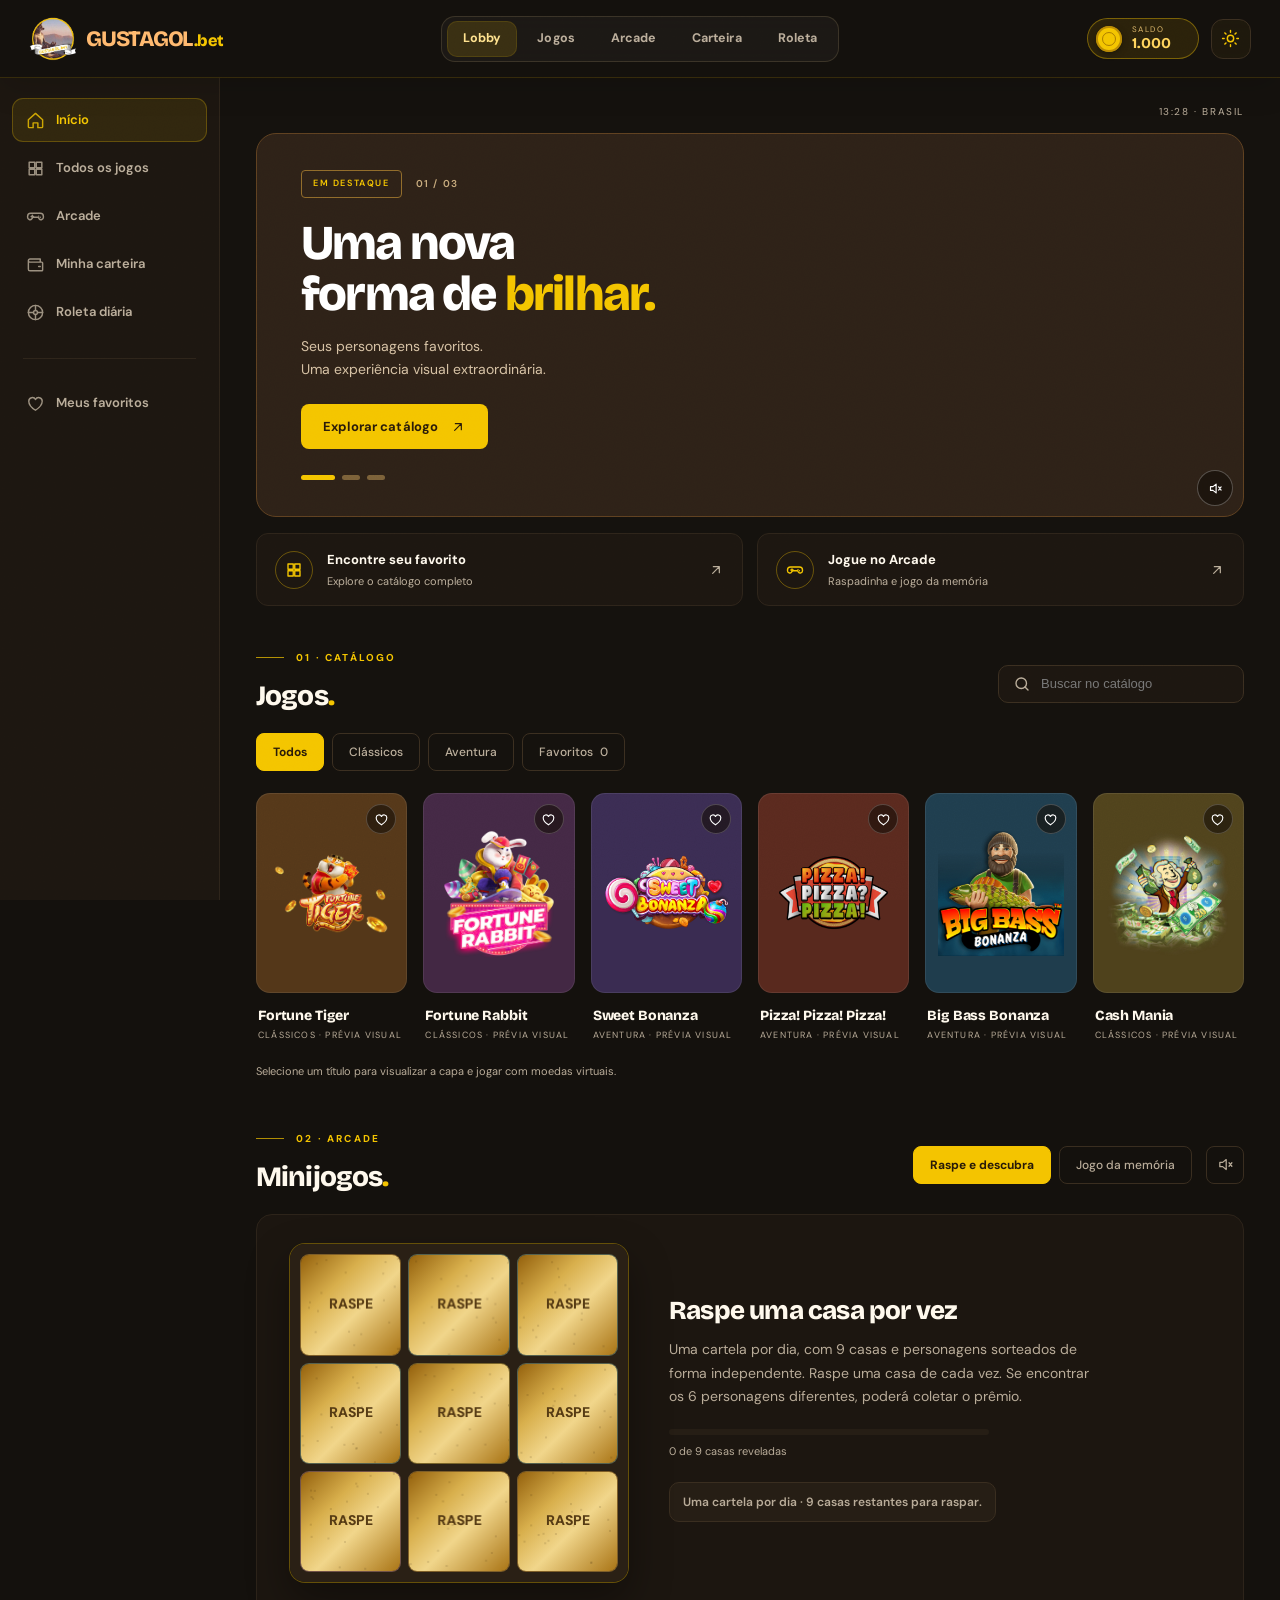
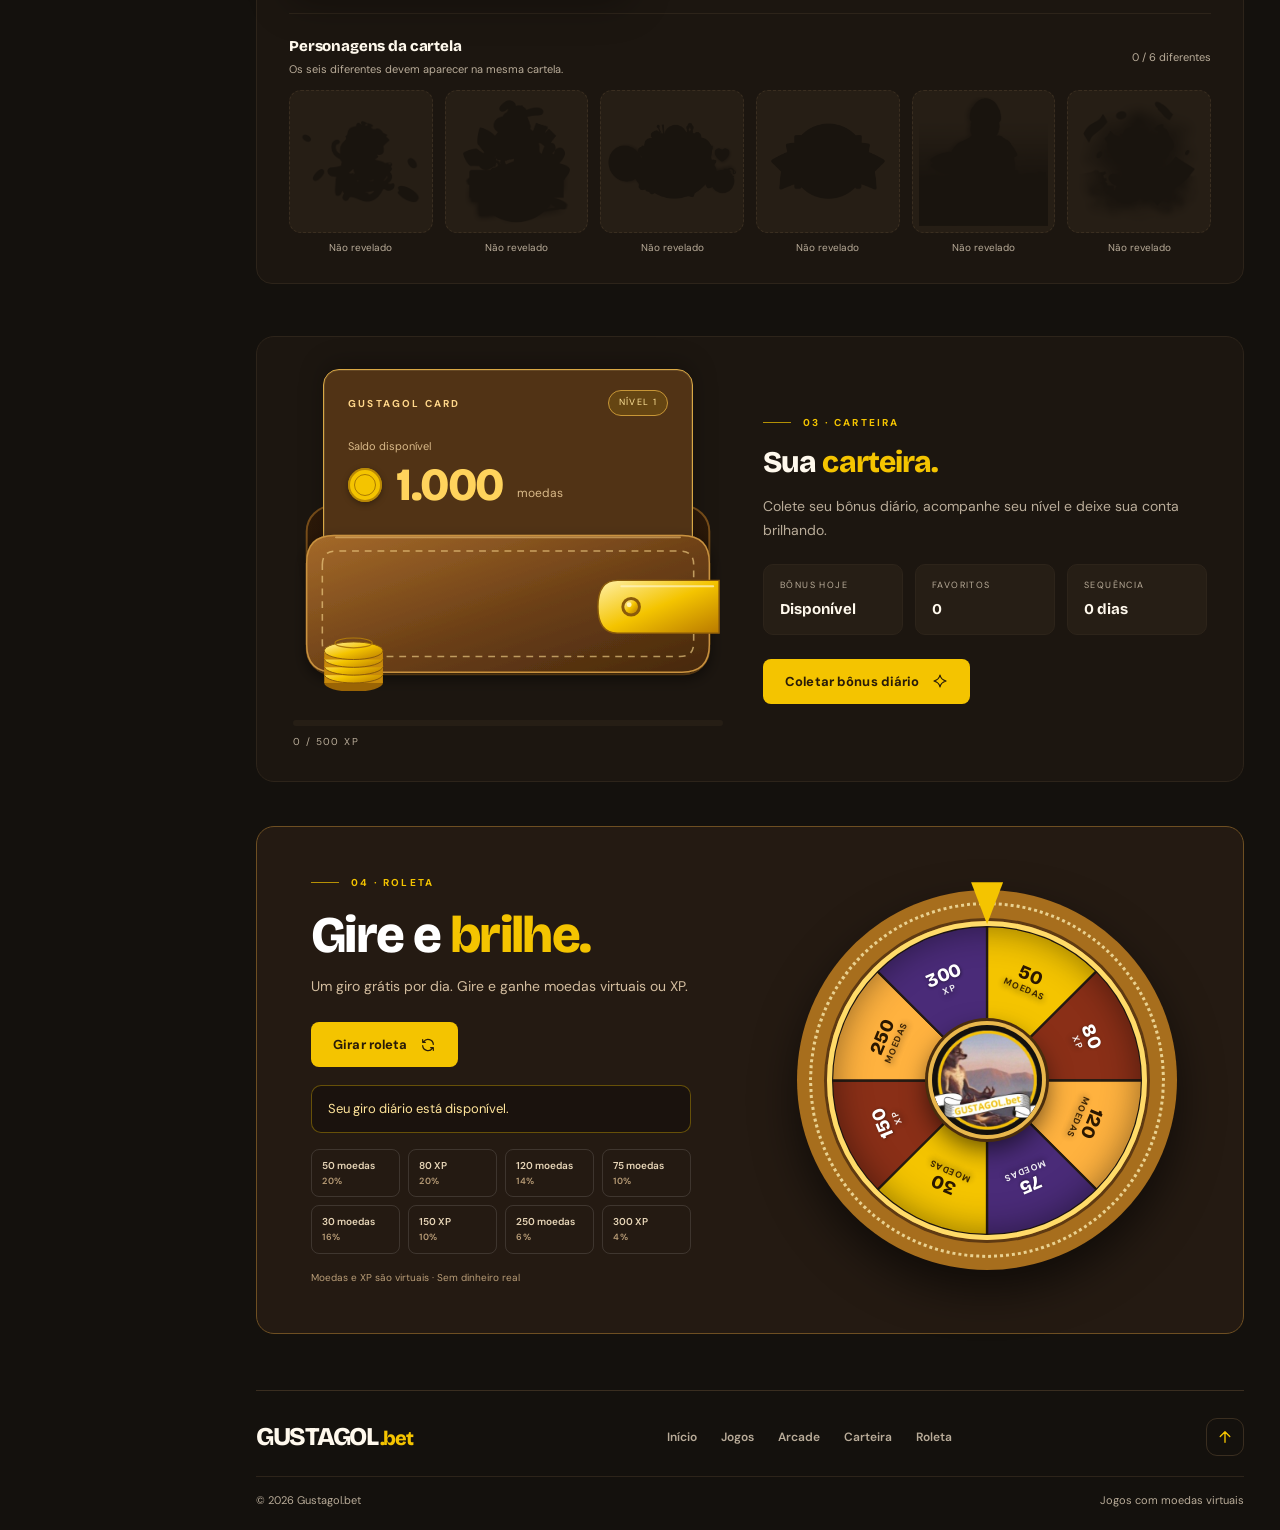
<file: index.html>
<!doctype html>
<html lang="pt-BR">
<head><meta charset="utf-8"><meta name="viewport" content="width=device-width, initial-scale=1"><meta name="theme-color" content="#14110d"><title>Gustagol — Lobby</title><meta name="description" content="Gustagol: catálogo de personagens, minijogos diários e carteira de moedas virtuais."><meta property="og:title" content="Gustagol"><meta property="og:description" content="Catálogo, minijogos e muito brilho."><link rel="icon" href="data:image/svg+xml,%3Csvg xmlns='http://www.w3.org/2000/svg' viewBox='0 0 64 64'%3E%3Ccircle cx='32' cy='32' r='30' fill='%23f4c400' stroke='%238a5a0a' stroke-width='4'/%3E%3Ctext x='32' y='43' font-family='Arial' font-weight='800' font-size='34' text-anchor='middle' fill='%237a4a00'%3EG%3C/text%3E%3C/svg%3E"><link rel="preconnect" href="https://fonts.googleapis.com"><link rel="preconnect" href="https://fonts.gstatic.com" crossorigin><link href="https://fonts.googleapis.com/css2?family=Bricolage+Grotesque:opsz,wght@12..96,600;12..96,800&family=DM+Sans:wght@400;500;600;700&display=swap" rel="stylesheet"><link rel="stylesheet" href="gustagol.css"></head>
<body>
<svg width="0" height="0" style="position:absolute" aria-hidden="true"><symbol id="i-home" viewBox="0 0 24 24"><path d="M3 11l9-8 9 8v9a1 1 0 0 1-1 1h-5v-6H9v6H4a1 1 0 0 1-1-1z"/></symbol><symbol id="i-grid" viewBox="0 0 24 24"><path d="M4 4h7v7H4zM13 4h7v7h-7zM4 13h7v7H4zM13 13h7v7h-7z"/></symbol><symbol id="i-heart" viewBox="0 0 24 24"><path d="M12 20.5S3.5 15 3.5 9A4.5 4.5 0 0 1 12 7a4.5 4.5 0 0 1 8.5 2c0 6-8.5 11.5-8.5 11.5z"/></symbol><symbol id="i-wheel" viewBox="0 0 24 24"><circle cx="12" cy="12" r="9"/><circle cx="12" cy="12" r="2.5"/><path d="M12 3v6.5M12 14.5V21M3 12h6.5M14.5 12H21"/></symbol><symbol id="i-wallet" viewBox="0 0 24 24"><path d="M3 7a2 2 0 0 1 2-2h13v4M3 7v11a2 2 0 0 0 2 2h15a1 1 0 0 0 1-1v-9a1 1 0 0 0-1-1H5a2 2 0 0 1-2-2z"/><path d="M16 14.5h2"/></symbol><symbol id="i-arcade" viewBox="0 0 24 24"><path d="M6 8h12a4 4 0 0 1 4 4v1a3 3 0 0 1-5.4 1.8L15.5 13h-7l-1.1 1.8A3 3 0 0 1 2 13v-1a4 4 0 0 1 4-4z"/><path d="M8 10.5v3M6.5 12h3M16 11.5h.01M18 13h.01"/></symbol><symbol id="i-search" viewBox="0 0 24 24"><circle cx="11" cy="11" r="7"/><path d="M20 20l-4-4"/></symbol><symbol id="i-sun" viewBox="0 0 24 24"><circle cx="12" cy="12" r="4"/><path d="M12 2v2M12 20v2M4.9 4.9l1.4 1.4M17.7 17.7l1.4 1.4M2 12h2M20 12h2M4.9 19.1l1.4-1.4M17.7 6.3l1.4-1.4"/></symbol><symbol id="i-arrow" viewBox="0 0 24 24"><path d="M7 17L17 7M8 7h9v9"/></symbol><symbol id="i-refresh" viewBox="0 0 24 24"><path d="M20 11a8 8 0 0 0-14.5-4M4 4v4h4M4 13a8 8 0 0 0 14.5 4M20 20v-4h-4"/></symbol><symbol id="i-expand" viewBox="0 0 24 24"><path d="M4 9V4h5M20 9V4h-5M4 15v5h5M20 15v5h-5"/></symbol><symbol id="i-star" viewBox="0 0 24 24"><path d="M12 3l2.7 5.6 6.1.9-4.4 4.3 1 6.1L12 17l-5.4 2.9 1-6.1L3.2 9.5l6.1-.9z"/></symbol><symbol id="i-diamond" viewBox="0 0 24 24"><path d="M12 3l8 9-8 9-8-9z"/></symbol><symbol id="i-sparkle" viewBox="0 0 24 24"><path d="M12 3c.8 5 3 7.2 9 9-6 1.8-8.2 4-9 9-.8-5-3-7.2-9-9 6-1.8 8.2-4 9-9z"/></symbol><symbol id="i-moon" viewBox="0 0 24 24"><path d="M20 14.5A8 8 0 0 1 9.5 4 8 8 0 1 0 20 14.5z"/></symbol><symbol id="i-vol-on" viewBox="0 0 24 24"><path d="M4 9v6h4l5 4V5L8 9zM16.5 8.5a5 5 0 0 1 0 7M19 6a8.5 8.5 0 0 1 0 12"/></symbol><symbol id="i-vol-off" viewBox="0 0 24 24"><path d="M4 9v6h4l5 4V5L8 9zM17 9.5l4 5M21 9.5l-4 5"/></symbol><symbol id="i-clover" viewBox="0 0 24 24"><circle cx="12" cy="7" r="3.5"/><circle cx="7" cy="13" r="3.5"/><circle cx="17" cy="13" r="3.5"/><path d="M12 14v6"/></symbol></svg>
<a class="skip" href="#catalogo">Pular para o catálogo</a>
<header class="site-header">
  <div class="header-inner">
    <a class="brand" href="#inicio" aria-label="Gustagol início"><span class="brand-logo"><img src="fotos/logo.png" alt=""></span><span class="brand-wordmark">GUSTAGOL<span class="bet">.bet</span></span></a>
    <nav class="desktop-nav" aria-label="Principal"><a class="active" href="#inicio">Lobby</a><a href="#catalogo">Jogos</a><a href="#arcade">Arcade</a><a href="#carteira">Carteira</a><a href="#roleta">Roleta</a></nav>
    <div class="header-actions"><a class="balance-chip" href="#carteira" aria-label="Ver saldo"><span class="coin"></span><span><small>SALDO</small><b id="balance-chip">0</b></span></a><button class="avatar" id="theme" type="button" aria-label="Alternar tema" title="Alternar tema"><svg class="i" aria-hidden="true"><use href="#i-sun"/></svg></button></div>
  </div>
</header>
<aside class="sidebar" aria-label="Menu lateral">
  <nav class="side-nav" aria-label="Seções do site">
    <a href="#inicio" class="side-link selected"><svg class="i" aria-hidden="true"><use href="#i-home"/></svg>Início</a>
    <a href="#catalogo" class="side-link"><svg class="i" aria-hidden="true"><use href="#i-grid"/></svg>Todos os jogos</a>
    <a href="#arcade" class="side-link"><svg class="i" aria-hidden="true"><use href="#i-arcade"/></svg>Arcade</a>
    <a href="#carteira" class="side-link"><svg class="i" aria-hidden="true"><use href="#i-wallet"/></svg>Minha carteira</a>
    <a href="#roleta" class="side-link"><svg class="i" aria-hidden="true"><use href="#i-wheel"/></svg>Roleta diária</a>
  </nav>
  <div class="side-separator" role="separator"></div>
  <button class="side-link side-favorite" id="favoritesNav" type="button"><svg class="i" aria-hidden="true"><use href="#i-heart"/></svg>Meus favoritos</button>
</aside>
<main id="inicio"><div class="topline"><span id="clock"></span></div>
<section class="hero" aria-label="Destaques"><div class="hero-copy"><div class="eyebrow"><span class="pill">EM DESTAQUE</span><span id="slide-label">01 / 03</span></div><h1 id="hero-title">Uma nova<br>forma de <em>brilhar.</em></h1><p id="hero-copy">Seus personagens favoritos.<br>Uma experiência visual extraordinária.</p><a class="primary" href="#catalogo">Explorar catálogo <svg class="i" aria-hidden="true"><use href="#i-arrow"/></svg></a><div class="dots" aria-label="Escolher destaque"><button aria-label="Destaque 1" aria-pressed="true" data-slide="0"></button><button aria-label="Destaque 2" aria-pressed="false" data-slide="1"></button><button aria-label="Destaque 3" aria-pressed="false" data-slide="2"></button></div></div><div class="hero-art"><figure class="hero-video"><video id="hero-video" src="fotos/banner.mp4" autoplay muted loop playsinline preload="auto" aria-label="Vídeo de destaque Gustagol"></video><button class="sound" id="sound" type="button" aria-label="Ativar som" aria-pressed="false"><svg class="i" aria-hidden="true"><use href="#i-vol-off"/></svg></button></figure></div><div class="hero-index" hidden>GG / 01</div></section>
<div class="shortcuts"><a href="#catalogo"><span class="shortcut-icon"><svg class="i" aria-hidden="true"><use href="#i-grid"/></svg></span><div><b>Encontre seu favorito</b><small>Explore o catálogo completo</small></div><svg class="i" aria-hidden="true"><use href="#i-arrow"/></svg></a><a href="#arcade"><span class="shortcut-icon"><svg class="i" aria-hidden="true"><use href="#i-arcade"/></svg></span><div><b>Jogue no Arcade</b><small>Raspadinha e jogo da memória</small></div><svg class="i" aria-hidden="true"><use href="#i-arrow"/></svg></a></div>
<section id="catalogo" class="catalog"><div class="section-heading"><div><span class="kicker">01 · Catálogo</span><h2>Jogos<span class="accent">.</span></h2></div><label class="search"><svg class="i" aria-hidden="true"><use href="#i-search"/></svg><input id="search" type="search" placeholder="Buscar no catálogo" aria-label="Buscar no catálogo"></label></div><div class="filters" aria-label="Filtros do catálogo"><button class="chosen" data-filter="all" aria-pressed="true">Todos</button><button data-filter="classics" aria-pressed="false">Clássicos</button><button data-filter="adventure" aria-pressed="false">Aventura</button><button data-filter="favorites" aria-pressed="false">Favoritos <span id="fav-count">0</span></button></div><a class="continue-game" id="continue-game" href="tigrinho.html" hidden aria-label="Continuar último jogo">
  <span class="continue-art"><span class="continue-fallback" id="continue-fallback" aria-hidden="true">FT</span><img id="continue-image" alt="" loading="lazy"></span>
  <span class="continue-copy"><span>Continuar jogando</span><strong id="continue-title">Último jogo</strong></span>
  <span class="continue-cta">Voltar ao jogo <svg class="i" aria-hidden="true"><use href="#i-arrow"/></svg></span>
</a><div class="game-grid" id="game-grid"></div><p id="empty" hidden>Nenhum título por aqui. Experimente outra busca ou adicione um favorito.</p><p class="catalog-note">Selecione um título para visualizar a capa e jogar com moedas virtuais.</p></section>
<section class="arcade" id="arcade" aria-label="Arcade"><div class="section-heading"><div><span class="kicker">02 · Arcade</span><h2>Minijogos<span class="accent">.</span></h2></div><div class="tabs" role="tablist" aria-label="Minijogos"><button role="tab" class="chosen" data-tab="scratch" aria-selected="true">Raspe e descubra</button><button role="tab" data-tab="memory" aria-selected="false">Jogo da memória</button><button class="sfx" id="sfx" type="button" aria-pressed="false" aria-label="Ativar efeitos sonoros"></button></div></div>
<div class="arcade-panel" id="tab-scratch" role="tabpanel"><div class="scratch-wrap"><div class="scratch-box" id="scratch-box"><div id="scratch-grid" class="scratch-grid" aria-label="Nove casas para raspar individualmente"></div></div><div class="scratch-info"><h3 id="scratch-title">Raspe para revelar</h3><p>Uma cartela por dia, com 9 casas e personagens sorteados de forma independente. Raspe uma casa de cada vez. Se encontrar os 6 personagens diferentes, poderá coletar o prêmio.</p><div class="progress" aria-hidden="true"><i id="scratch-bar"></i></div><small id="scratch-pct">0 de 9 casas reveladas</small><div class="scratch-status" id="scratch-status" role="status">Uma cartela disponível hoje</div><button class="primary scratch-claim" id="scratch-claim" type="button" hidden>Coletar bônus · 600 moedas <svg class="i" aria-hidden="true"><use href="#i-wallet"/></svg></button></div></div><div class="album-head"><div><b>Personagens da cartela</b><p>Os seis diferentes devem aparecer na mesma cartela.</p></div><span id="album-count">0 / 6 diferentes</span></div><div class="album" id="album"></div></div>
<div class="arcade-panel" id="tab-memory" role="tabpanel" hidden><div class="memory-bar"><span>Jogadas <b id="mem-moves">0</b></span><span>Melhor <b id="mem-best">—</b></span><button class="primary" id="mem-reset">Recomeçar <svg class="i" aria-hidden="true"><use href="#i-refresh"/></svg></button></div><div class="memory-grid" id="mem-grid"></div><p class="memory-status" id="mem-status" role="status">Complete os seis pares e receba 150 moedas virtuais. Um prêmio por dia.</p></div></section>
<section class="wallet" id="carteira" aria-label="Carteira"><div class="wallet-visual"><svg class="wallet-back" viewBox="0 0 440 230" aria-hidden="true"><defs><linearGradient id="lb" x1="0" y1="0" x2="0" y2="1"><stop offset="0" stop-color="#2e1a09"/><stop offset="1" stop-color="#1a0e05"/></linearGradient></defs><rect x="14" y="40" width="412" height="172" rx="26" fill="url(#lb)" stroke="#7a4f1a" stroke-width="2"/></svg><div class="wallet-card"><div class="wallet-top"><span class="wallet-tag">GUSTAGOL CARD</span><span class="wallet-level" id="level">NÍVEL 1</span></div><small class="wallet-label">Saldo disponível</small><div class="wallet-amount"><span class="coin"></span><b id="balance">0</b><span class="wallet-unit">moedas</span></div></div><svg class="wallet-front" viewBox="0 0 440 230" aria-hidden="true"><defs><linearGradient id="lf" x1="0" y1="0" x2="1" y2="1"><stop offset="0" stop-color="#a56a2a"/><stop offset=".55" stop-color="#6b3f16"/><stop offset="1" stop-color="#46280d"/></linearGradient><linearGradient id="gold" x1="0" y1="0" x2="1" y2="1"><stop offset="0" stop-color="#fff0a8"/><stop offset=".5" stop-color="#f4c400"/><stop offset="1" stop-color="#b97a00"/></linearGradient><filter id="ds" x="-10%" y="-10%" width="125%" height="135%"><feDropShadow dx="0" dy="6" stdDeviation="7" flood-color="#000" flood-opacity=".5"/></filter></defs><g filter="url(#ds)"><path d="M14 98Q14 70 42 70H398Q426 70 426 98V182Q426 210 398 210H42Q14 210 14 182Z" fill="url(#lf)" stroke="#c9923f" stroke-width="1.5"/></g><path d="M30 100Q30 86 44 86H396Q410 86 410 100V180Q410 194 396 194H44Q30 194 30 180Z" fill="none" stroke="#f1cf86" stroke-opacity=".65" stroke-width="1.6" stroke-dasharray="7 6"/><path d="M44 72H396" stroke="#f0c77a" stroke-opacity=".55" stroke-width="2" stroke-linecap="round"/><path d="M332 116H436V170H332Q312 170 312 143Q312 116 332 116Z" fill="url(#gold)" stroke="#8a5a0a" stroke-width="1.5"/><path d="M336 122H430" stroke="#fff6c8" stroke-opacity=".7" stroke-width="2" stroke-linecap="round"/><circle cx="346" cy="143" r="10" fill="#8a5a0a"/><circle cx="346" cy="143" r="7" fill="url(#gold)"/><circle cx="344" cy="141" r="2.5" fill="#fff6c8" opacity=".9"/><ellipse cx="62" cy="221" rx="30" ry="9" fill="#9a6405"/><rect x="32" y="212" width="60" height="9" fill="#c98a0a"/><ellipse cx="62" cy="212" rx="30" ry="9" fill="url(#gold)" stroke="#8a5a0a" stroke-width="1"/><rect x="32" y="204" width="60" height="9" fill="#c98a0a"/><ellipse cx="62" cy="204" rx="30" ry="9" fill="url(#gold)" stroke="#8a5a0a" stroke-width="1"/><rect x="32" y="196" width="60" height="9" fill="#c98a0a"/><ellipse cx="62" cy="196" rx="30" ry="9" fill="url(#gold)" stroke="#8a5a0a" stroke-width="1"/><rect x="32" y="188" width="60" height="9" fill="#c98a0a"/><ellipse cx="62" cy="188" rx="30" ry="9" fill="url(#gold)" stroke="#8a5a0a" stroke-width="1"/><ellipse cx="62" cy="180" rx="19" ry="5" fill="none" stroke="#b07a0a" stroke-width="1.2"/></svg><div class="wallet-xp"><div class="wallet-bar" aria-hidden="true"><i id="xp-bar"></i></div><span id="xp-text">0 / 500 XP</span></div></div><div class="wallet-side"><span class="kicker">03 · Carteira</span><h2>Sua <span class="accent">carteira.</span></h2><p>Colete seu bônus diário, acompanhe seu nível e deixe sua conta brilhando.</p><div class="wallet-stats"><div><small>BÔNUS HOJE</small><b id="bonus-status">Disponível</b></div><div><small>FAVORITOS</small><b id="wallet-favs">0</b></div><div><small>SEQUÊNCIA</small><b id="streak">0 dias</b></div></div><button class="primary" id="claim">Coletar bônus diário <svg class="i" aria-hidden="true"><use href="#i-sparkle"/></svg></button></div></section>
<section class="wheel-section" id="roleta"><div class="wheel-copy"><span class="kicker">04 · Roleta</span><h2>Gire e <em>brilhe.</em></h2><p>Um giro grátis por dia. Gire e ganhe moedas virtuais ou XP.</p><button class="primary" id="spin">Girar roleta <svg class="i" aria-hidden="true"><use href="#i-refresh"/></svg></button><div class="wheel-result" id="wheel-result" aria-live="polite">Seu giro diário está disponível.</div><ul class="prize-list" id="prize-list" aria-label="Prêmios e chances"></ul><small>Moedas e XP são virtuais · Sem dinheiro real</small></div><div class="wheel-stage" aria-label="Roleta de prêmios"><div class="wheel-glow"></div><div class="wheel-pointer" aria-hidden="true"></div><div class="wheel" id="wheel"></div><div class="wheel-center"><span class="logo-disc" id="wheel-logo"><img src="fotos/logo.png" alt="" onerror="this.parentElement.style.display='none'"></span></div></div></section>
<footer class="site-footer" id="rodape">
  <div class="footer-main">
    <a class="footer-brand" href="#inicio" aria-label="Gustagol, voltar ao início">GUSTAGOL<span class="bet">.bet</span></a>
    <nav class="footer-nav" aria-label="Navegação do rodapé">
      <a href="#inicio">Início</a>
      <a href="#catalogo">Jogos</a>
      <a href="#arcade">Arcade</a>
      <a href="#carteira">Carteira</a>
      <a href="#roleta">Roleta</a>
    </nav>
    <a class="footer-to-top" href="#inicio" aria-label="Voltar ao topo"><svg class="i" aria-hidden="true"><use href="#i-arrow"/></svg></a>
  </div>
  <div class="footer-base"><span>© 2026 Gustagol.bet</span><span>Jogos com moedas virtuais</span></div>
</footer></main>
<dialog id="game-modal"><button class="close" aria-label="Fechar visualização">×</button><div class="modal-art"><img id="modal-image" alt=""><span class="modal-logo-fallback" id="modal-logo-fallback" aria-hidden="true"><b>FT</b><small>Fortune Tiger</small></span></div><div class="modal-copy"><h2 id="modal-title"></h2><p>Visualização ilustrativa do personagem.</p><a class="primary" id="modal-play" href="#">Jogar com moedas virtuais</a><button class="primary ghost" id="modal-fav">Adicionar aos favoritos</button></div></dialog><div class="toast" id="toast" role="status" aria-live="polite"></div>
<nav class="tabbar" aria-label="Navegação"><a href="#inicio" class="on"><svg class="i" aria-hidden="true"><use href="#i-home"/></svg><span>Início</span></a><a href="#catalogo"><svg class="i" aria-hidden="true"><use href="#i-grid"/></svg><span>Jogos</span></a><a href="#arcade"><svg class="i" aria-hidden="true"><use href="#i-arcade"/></svg><span>Arcade</span></a><a href="#carteira"><svg class="i" aria-hidden="true"><use href="#i-wallet"/></svg><span>Carteira</span></a><a href="#roleta"><svg class="i" aria-hidden="true"><use href="#i-wheel"/></svg><span>Roleta</span></a></nav><script src="gustagol.js"></script>
</body></html>
</file>
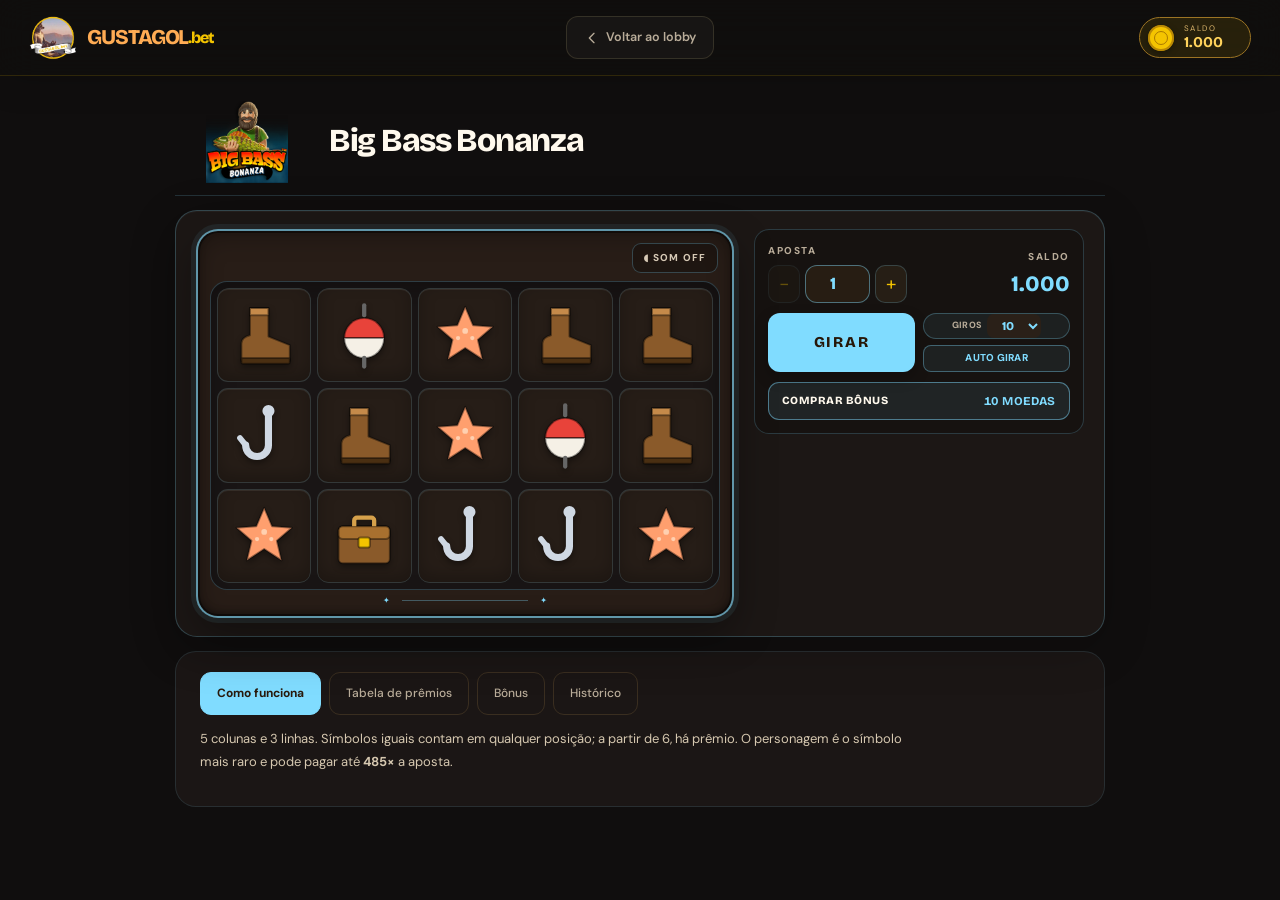
<file: bigbass.html>
<!doctype html>
<html lang="pt-BR">
<head><meta charset="utf-8"><meta name="viewport" content="width=device-width, initial-scale=1"><meta name="theme-color" content="#14110d"><title>Big Bass Bonanza — Gustagol</title><meta name="description" content="Big Bass Bonanza: jogue com moedas virtuais e descubra bônus sorteados."><link rel="preconnect" href="https://fonts.googleapis.com"><link rel="preconnect" href="https://fonts.gstatic.com" crossorigin><link href="https://fonts.googleapis.com/css2?family=Bricolage+Grotesque:opsz,wght@12..96,600;12..96,800&family=DM+Sans:wght@400;500;600;700&display=swap" rel="stylesheet"><link rel="stylesheet" href="jogo.css"></head>
<body data-game="bass">
<header class="gh"><div class="gh-inner"><a class="brand" href="index.html" aria-label="Gustagol início"><span class="brand-logo"><img src="fotos/logo.png" alt="" onerror="this.parentElement.style.display='none'"></span>GUSTAGOL<span class="bet">.bet</span></a><a class="back" href="index.html#catalogo"><svg viewBox="0 0 24 24" aria-hidden="true"><path d="M15 5l-7 7 7 7"/></svg><span class="back-label">Voltar ao lobby</span></a><a class="balance-chip" href="index.html#carteira" aria-label="Seu saldo"><span class="coin"></span><span><small>SALDO</small><b id="bal">0</b></span></a></div></header>
<main class="gm">
<div class="gtitle"><div class="game-logo-frame"><img class="gt-img" onload="this.nextElementSibling.hidden=true" onerror="this.style.display='none'" src="fotos/pexe.png" alt="Big Bass Bonanza"><span class="gt-monogram" aria-hidden="true">BB</span></div><div class="gt-text"><h1>Big Bass Bonanza</h1></div></div>
<div class="grid" id="app"><noscript>Ative o JavaScript para jogar.</noscript></div>
</main>
<script src="jogo.js"></script>
</body></html>
</file>
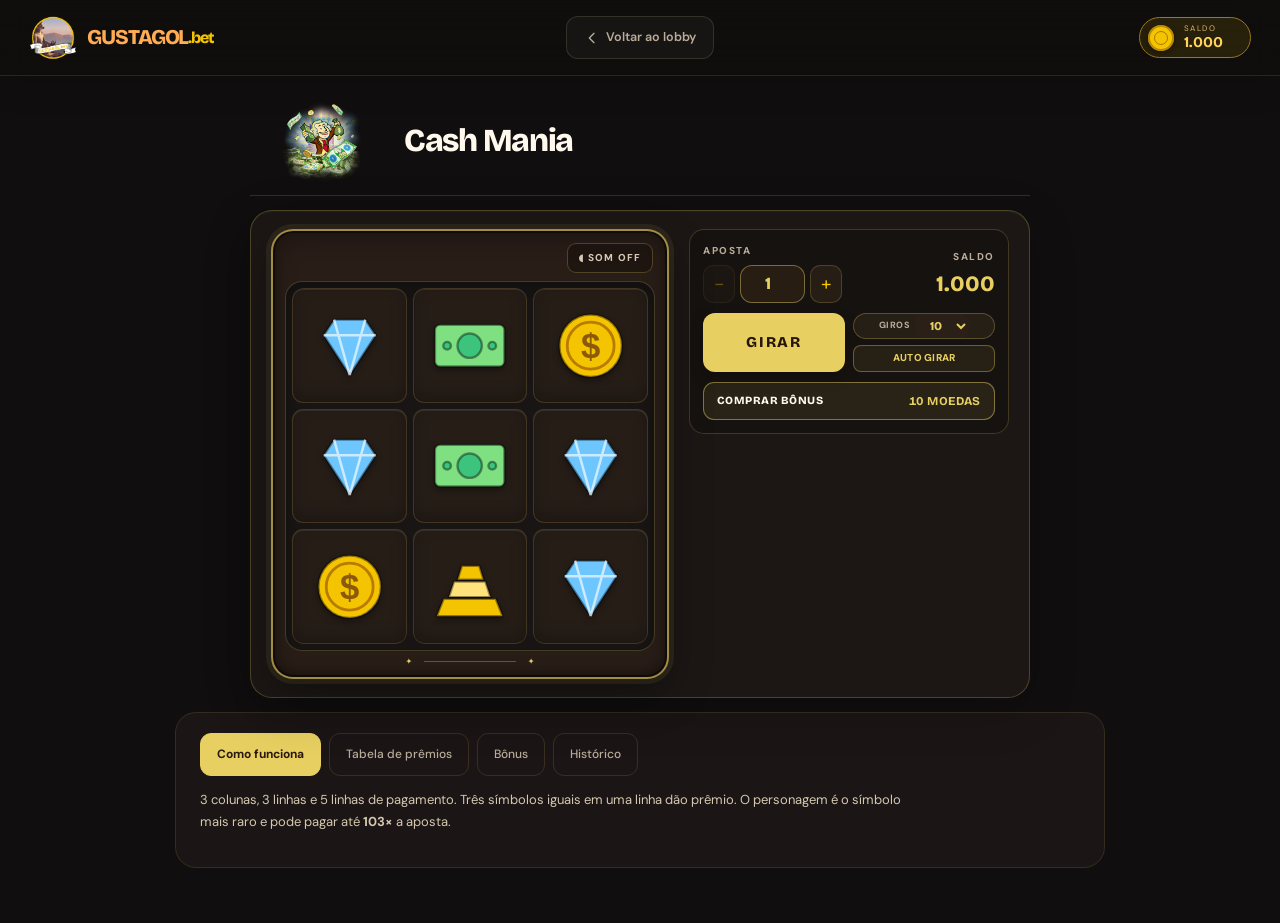
<file: cas.html>
<!doctype html>
<html lang="pt-BR">
<head><meta charset="utf-8"><meta name="viewport" content="width=device-width, initial-scale=1"><meta name="theme-color" content="#14110d"><title>Cash Mania — Gustagol</title><meta name="description" content="Cash Mania: jogue com moedas virtuais e descubra bônus sorteados."><link rel="preconnect" href="https://fonts.googleapis.com"><link rel="preconnect" href="https://fonts.gstatic.com" crossorigin><link href="https://fonts.googleapis.com/css2?family=Bricolage+Grotesque:opsz,wght@12..96,600;12..96,800&family=DM+Sans:wght@400;500;600;700&display=swap" rel="stylesheet"><link rel="stylesheet" href="jogo.css"></head>
<body data-game="cash">
<header class="gh"><div class="gh-inner"><a class="brand" href="index.html" aria-label="Gustagol início"><span class="brand-logo"><img src="fotos/logo.png" alt="" onerror="this.parentElement.style.display='none'"></span>GUSTAGOL<span class="bet">.bet</span></a><a class="back" href="index.html#catalogo"><svg viewBox="0 0 24 24" aria-hidden="true"><path d="M15 5l-7 7 7 7"/></svg><span class="back-label">Voltar ao lobby</span></a><a class="balance-chip" href="index.html#carteira" aria-label="Seu saldo"><span class="coin"></span><span><small>SALDO</small><b id="bal">0</b></span></a></div></header>
<main class="gm">
<div class="gtitle"><div class="game-logo-frame"><img class="gt-img" onload="this.nextElementSibling.hidden=true" onerror="this.style.display='none'" src="fotos/velho.png" alt="Cash Mania"><span class="gt-monogram" aria-hidden="true">CM</span></div><div class="gt-text"><h1>Cash Mania</h1></div></div>
<div class="grid" id="app"><noscript>Ative o JavaScript para jogar.</noscript></div>
</main>
<script src="jogo.js"></script>
</body></html>
</file>
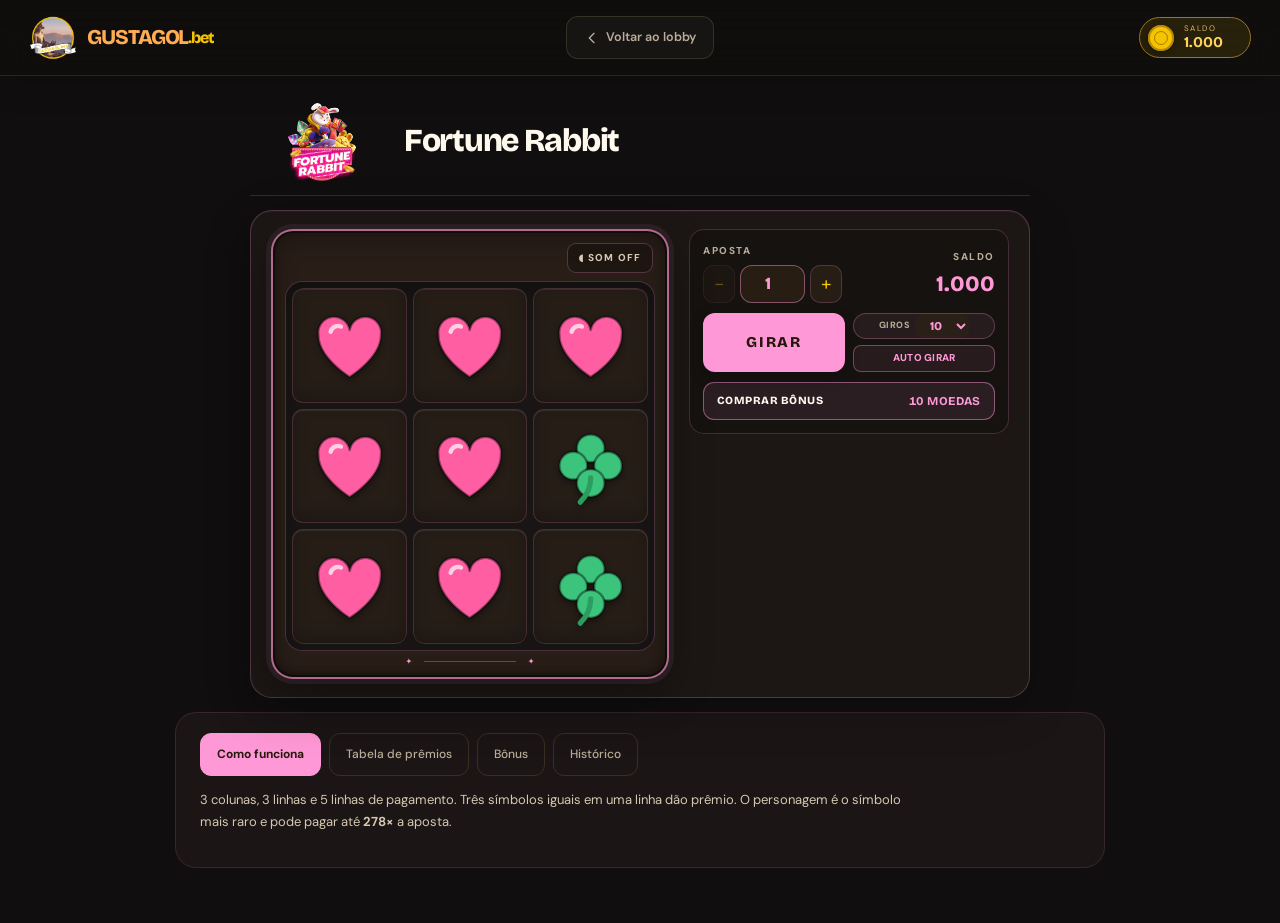
<file: coelho.html>
<!doctype html>
<html lang="pt-BR">
<head><meta charset="utf-8"><meta name="viewport" content="width=device-width, initial-scale=1"><meta name="theme-color" content="#14110d"><title>Fortune Rabbit — Gustagol</title><meta name="description" content="Fortune Rabbit: jogue com moedas virtuais e descubra bônus sorteados."><link rel="preconnect" href="https://fonts.googleapis.com"><link rel="preconnect" href="https://fonts.gstatic.com" crossorigin><link href="https://fonts.googleapis.com/css2?family=Bricolage+Grotesque:opsz,wght@12..96,600;12..96,800&family=DM+Sans:wght@400;500;600;700&display=swap" rel="stylesheet"><link rel="stylesheet" href="jogo.css"></head>
<body data-game="rabbit">
<header class="gh"><div class="gh-inner"><a class="brand" href="index.html" aria-label="Gustagol início"><span class="brand-logo"><img src="fotos/logo.png" alt="" onerror="this.parentElement.style.display='none'"></span>GUSTAGOL<span class="bet">.bet</span></a><a class="back" href="index.html#catalogo"><svg viewBox="0 0 24 24" aria-hidden="true"><path d="M15 5l-7 7 7 7"/></svg><span class="back-label">Voltar ao lobby</span></a><a class="balance-chip" href="index.html#carteira" aria-label="Seu saldo"><span class="coin"></span><span><small>SALDO</small><b id="bal">0</b></span></a></div></header>
<main class="gm">
<div class="gtitle"><div class="game-logo-frame"><img class="gt-img" onload="this.nextElementSibling.hidden=true" onerror="this.style.display='none'" src="fotos/coelho.png" alt="Fortune Rabbit"><span class="gt-monogram" aria-hidden="true">FR</span></div><div class="gt-text"><h1>Fortune Rabbit</h1></div></div>
<div class="grid" id="app"><noscript>Ative o JavaScript para jogar.</noscript></div>
</main>
<script src="jogo.js"></script>
</body></html>
</file>
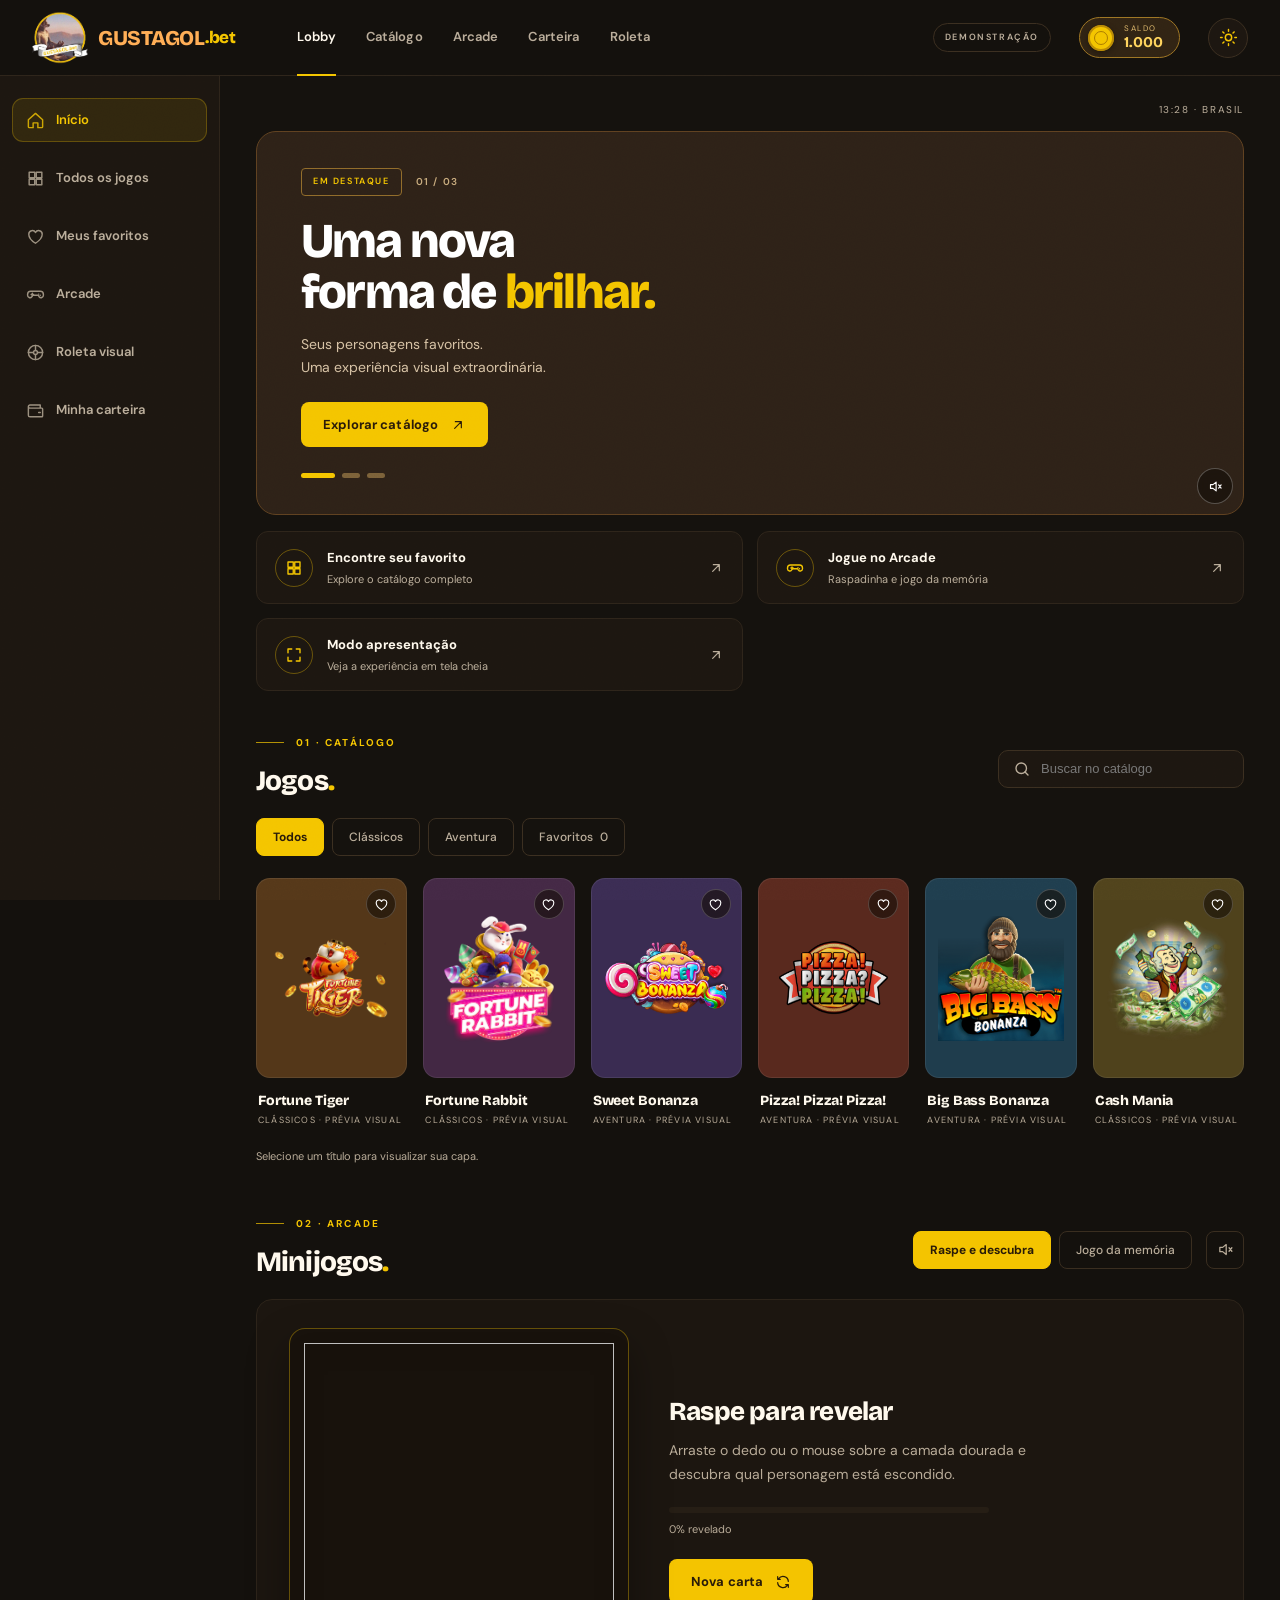
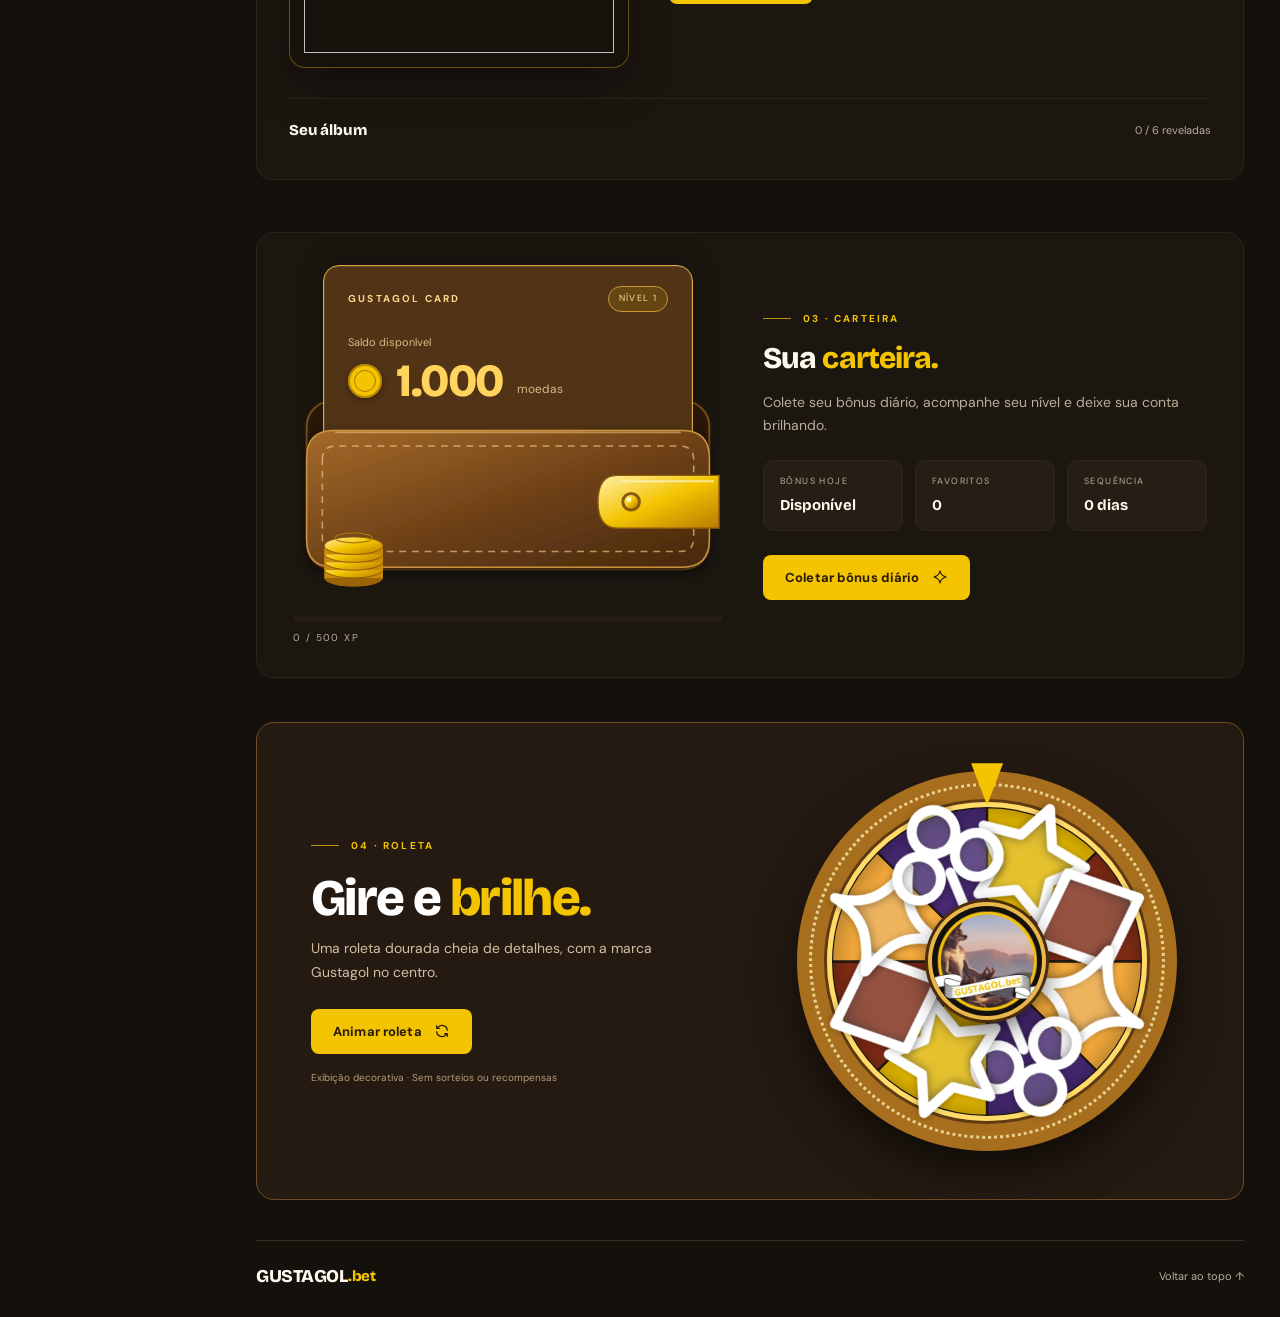
<file: gustagol.html>
<!doctype html>
<html lang="pt-BR">
<head><meta charset="utf-8"><meta name="viewport" content="width=device-width, initial-scale=1"><meta name="theme-color" content="#14110d"><title>Gustagol — Lobby</title><link rel="preconnect" href="https://fonts.googleapis.com"><link rel="preconnect" href="https://fonts.gstatic.com" crossorigin><link href="https://fonts.googleapis.com/css2?family=Bricolage+Grotesque:opsz,wght@12..96,600;12..96,800&family=DM+Sans:wght@400;500;600;700&display=swap" rel="stylesheet"><link rel="stylesheet" href="gustagol.css"></head>
<body>
<svg width="0" height="0" style="position:absolute" aria-hidden="true"><symbol id="i-home" viewBox="0 0 24 24"><path d="M3 11l9-8 9 8v9a1 1 0 0 1-1 1h-5v-6H9v6H4a1 1 0 0 1-1-1z"/></symbol><symbol id="i-grid" viewBox="0 0 24 24"><path d="M4 4h7v7H4zM13 4h7v7h-7zM4 13h7v7H4zM13 13h7v7h-7z"/></symbol><symbol id="i-heart" viewBox="0 0 24 24"><path d="M12 20.5S3.5 15 3.5 9A4.5 4.5 0 0 1 12 7a4.5 4.5 0 0 1 8.5 2c0 6-8.5 11.5-8.5 11.5z"/></symbol><symbol id="i-wheel" viewBox="0 0 24 24"><circle cx="12" cy="12" r="9"/><circle cx="12" cy="12" r="2.5"/><path d="M12 3v6.5M12 14.5V21M3 12h6.5M14.5 12H21"/></symbol><symbol id="i-wallet" viewBox="0 0 24 24"><path d="M3 7a2 2 0 0 1 2-2h13v4M3 7v11a2 2 0 0 0 2 2h15a1 1 0 0 0 1-1v-9a1 1 0 0 0-1-1H5a2 2 0 0 1-2-2z"/><path d="M16 14.5h2"/></symbol><symbol id="i-arcade" viewBox="0 0 24 24"><path d="M6 8h12a4 4 0 0 1 4 4v1a3 3 0 0 1-5.4 1.8L15.5 13h-7l-1.1 1.8A3 3 0 0 1 2 13v-1a4 4 0 0 1 4-4z"/><path d="M8 10.5v3M6.5 12h3M16 11.5h.01M18 13h.01"/></symbol><symbol id="i-search" viewBox="0 0 24 24"><circle cx="11" cy="11" r="7"/><path d="M20 20l-4-4"/></symbol><symbol id="i-sun" viewBox="0 0 24 24"><circle cx="12" cy="12" r="4"/><path d="M12 2v2M12 20v2M4.9 4.9l1.4 1.4M17.7 17.7l1.4 1.4M2 12h2M20 12h2M4.9 19.1l1.4-1.4M17.7 6.3l1.4-1.4"/></symbol><symbol id="i-arrow" viewBox="0 0 24 24"><path d="M7 17L17 7M8 7h9v9"/></symbol><symbol id="i-refresh" viewBox="0 0 24 24"><path d="M20 11a8 8 0 0 0-14.5-4M4 4v4h4M4 13a8 8 0 0 0 14.5 4M20 20v-4h-4"/></symbol><symbol id="i-expand" viewBox="0 0 24 24"><path d="M4 9V4h5M20 9V4h-5M4 15v5h5M20 15v5h-5"/></symbol><symbol id="i-star" viewBox="0 0 24 24"><path d="M12 3l2.7 5.6 6.1.9-4.4 4.3 1 6.1L12 17l-5.4 2.9 1-6.1L3.2 9.5l6.1-.9z"/></symbol><symbol id="i-diamond" viewBox="0 0 24 24"><path d="M12 3l8 9-8 9-8-9z"/></symbol><symbol id="i-sparkle" viewBox="0 0 24 24"><path d="M12 3c.8 5 3 7.2 9 9-6 1.8-8.2 4-9 9-.8-5-3-7.2-9-9 6-1.8 8.2-4 9-9z"/></symbol><symbol id="i-moon" viewBox="0 0 24 24"><path d="M20 14.5A8 8 0 0 1 9.5 4 8 8 0 1 0 20 14.5z"/></symbol><symbol id="i-vol-on" viewBox="0 0 24 24"><path d="M4 9v6h4l5 4V5L8 9zM16.5 8.5a5 5 0 0 1 0 7M19 6a8.5 8.5 0 0 1 0 12"/></symbol><symbol id="i-vol-off" viewBox="0 0 24 24"><path d="M4 9v6h4l5 4V5L8 9zM17 9.5l4 5M21 9.5l-4 5"/></symbol><symbol id="i-clover" viewBox="0 0 24 24"><circle cx="12" cy="7" r="3.5"/><circle cx="7" cy="13" r="3.5"/><circle cx="17" cy="13" r="3.5"/><path d="M12 14v6"/></symbol></svg>
<a class="skip" href="#catalogo">Pular para o catálogo</a>
<header><a class="brand" href="#inicio" aria-label="Gustagol início"><span class="brand-logo"><img src="fotos/logo.png" alt="Logo Gustagol"></span>GUSTAGOL<span class="bet">.bet</span></a><nav aria-label="Principal"><a class="active" href="#inicio">Lobby</a><a href="#catalogo">Catálogo</a><a href="#arcade">Arcade</a><a href="#carteira">Carteira</a><a href="#roleta">Roleta</a></nav><span class="demo">DEMONSTRAÇÃO</span><a class="balance-chip" href="#carteira" aria-label="Ver saldo"><span class="coin"></span><span><small>SALDO</small><b id="balance-chip">0</b></span></a><button class="avatar" id="theme" aria-label="Alternar tema" title="Alternar tema"><svg class="i" aria-hidden="true"><use href="#i-sun"/></svg></button></header>
<aside class="sidebar"><a href="#inicio" class="side-link selected"><svg class="i" aria-hidden="true"><use href="#i-home"/></svg>Início</a><a href="#catalogo" class="side-link"><svg class="i" aria-hidden="true"><use href="#i-grid"/></svg>Todos os jogos</a><button class="side-link" id="favoritesNav"><svg class="i" aria-hidden="true"><use href="#i-heart"/></svg>Meus favoritos</button><a href="#arcade" class="side-link"><svg class="i" aria-hidden="true"><use href="#i-arcade"/></svg>Arcade</a><a href="#roleta" class="side-link"><svg class="i" aria-hidden="true"><use href="#i-wheel"/></svg>Roleta visual</a><a href="#carteira" class="side-link"><svg class="i" aria-hidden="true"><use href="#i-wallet"/></svg>Minha carteira</a></aside>
<main id="inicio"><div class="topline"><span id="clock"></span></div>
<section class="hero" aria-label="Destaques"><div class="hero-copy"><div class="eyebrow"><span class="pill">EM DESTAQUE</span><span id="slide-label">01 / 03</span></div><h1 id="hero-title">Uma nova<br>forma de <em>brilhar.</em></h1><p id="hero-copy">Seus personagens favoritos.<br>Uma experiência visual extraordinária.</p><a class="primary" href="#catalogo">Explorar catálogo <svg class="i" aria-hidden="true"><use href="#i-arrow"/></svg></a><div class="dots" aria-label="Escolher destaque"><button aria-label="Destaque 1" aria-pressed="true" data-slide="0"></button><button aria-label="Destaque 2" aria-pressed="false" data-slide="1"></button><button aria-label="Destaque 3" aria-pressed="false" data-slide="2"></button></div></div><div class="hero-art"><figure class="hero-video"><video id="hero-video" src="fotos/banner.mp4" autoplay muted loop playsinline preload="auto" aria-label="Vídeo de destaque Gustagol"></video><button class="sound" id="sound" type="button" aria-label="Ativar som" aria-pressed="false"><svg class="i" aria-hidden="true"><use href="#i-vol-off"/></svg></button></figure></div><div class="hero-index" hidden>GG / 01</div></section>
<div class="shortcuts"><a href="#catalogo"><span class="shortcut-icon"><svg class="i" aria-hidden="true"><use href="#i-grid"/></svg></span><div><b>Encontre seu favorito</b><small>Explore o catálogo completo</small></div><svg class="i" aria-hidden="true"><use href="#i-arrow"/></svg></a><a href="#arcade"><span class="shortcut-icon"><svg class="i" aria-hidden="true"><use href="#i-arcade"/></svg></span><div><b>Jogue no Arcade</b><small>Raspadinha e jogo da memória</small></div><svg class="i" aria-hidden="true"><use href="#i-arrow"/></svg></a><button id="presentation"><span class="shortcut-icon"><svg class="i" aria-hidden="true"><use href="#i-expand"/></svg></span><div><b>Modo apresentação</b><small>Veja a experiência em tela cheia</small></div><svg class="i" aria-hidden="true"><use href="#i-arrow"/></svg></button></div>
<section id="catalogo" class="catalog"><div class="section-heading"><div><span class="kicker">01 · Catálogo</span><h2>Jogos<span class="accent">.</span></h2></div><label class="search"><svg class="i" aria-hidden="true"><use href="#i-search"/></svg><input id="search" type="search" placeholder="Buscar no catálogo" aria-label="Buscar no catálogo"></label></div><div class="filters" aria-label="Filtros do catálogo"><button class="chosen" data-filter="all" aria-pressed="true">Todos</button><button data-filter="classics" aria-pressed="false">Clássicos</button><button data-filter="adventure" aria-pressed="false">Aventura</button><button data-filter="favorites" aria-pressed="false">Favoritos <span id="fav-count">0</span></button></div><div class="game-grid" id="game-grid"></div><p id="empty" hidden>Nenhum título por aqui. Experimente outra busca ou adicione um favorito.</p><p class="catalog-note">Selecione um título para visualizar sua capa.</p></section>
<section class="arcade" id="arcade" aria-label="Arcade"><div class="section-heading"><div><span class="kicker">02 · Arcade</span><h2>Minijogos<span class="accent">.</span></h2></div><div class="tabs" role="tablist" aria-label="Minijogos"><button role="tab" class="chosen" data-tab="scratch" aria-selected="true">Raspe e descubra</button><button role="tab" data-tab="memory" aria-selected="false">Jogo da memória</button><button class="sfx" id="sfx" type="button" aria-pressed="false" aria-label="Ativar efeitos sonoros"></button></div></div>
<div class="arcade-panel" id="tab-scratch" role="tabpanel"><div class="scratch-wrap"><div class="scratch-box" id="scratch-box"><img id="scratch-img" alt="" draggable="false"><canvas id="scratch-canvas" aria-label="Camada para raspar"></canvas><canvas id="scratch-fx" aria-hidden="true"></canvas></div><div class="scratch-info"><h3 id="scratch-title">Raspe para revelar</h3><p>Arraste o dedo ou o mouse sobre a camada dourada e descubra qual personagem está escondido.</p><div class="progress" aria-hidden="true"><i id="scratch-bar"></i></div><small id="scratch-pct">0% revelado</small><button class="primary" id="scratch-new">Nova carta <svg class="i" aria-hidden="true"><use href="#i-refresh"/></svg></button></div></div><div class="album-head"><b>Seu álbum</b><span id="album-count">0 / 6 reveladas</span></div><div class="album" id="album"></div></div>
<div class="arcade-panel" id="tab-memory" role="tabpanel" hidden><div class="memory-bar"><span>Jogadas <b id="mem-moves">0</b></span><span>Melhor <b id="mem-best">—</b></span><button class="primary" id="mem-reset">Reiniciar <svg class="i" aria-hidden="true"><use href="#i-refresh"/></svg></button></div><div class="memory-grid" id="mem-grid"></div><p class="catalog-note">Encontre os pares de personagens com o menor número de jogadas.</p></div></section>
<section class="wallet" id="carteira" aria-label="Carteira"><div class="wallet-visual"><svg class="wallet-back" viewBox="0 0 440 230" aria-hidden="true"><defs><linearGradient id="lb" x1="0" y1="0" x2="0" y2="1"><stop offset="0" stop-color="#2e1a09"/><stop offset="1" stop-color="#1a0e05"/></linearGradient></defs><rect x="14" y="40" width="412" height="172" rx="26" fill="url(#lb)" stroke="#7a4f1a" stroke-width="2"/></svg><div class="wallet-card"><div class="wallet-top"><span class="wallet-tag">GUSTAGOL CARD</span><span class="wallet-level" id="level">NÍVEL 1</span></div><small class="wallet-label">Saldo disponível</small><div class="wallet-amount"><span class="coin"></span><b id="balance">0</b><span class="wallet-unit">moedas</span></div></div><svg class="wallet-front" viewBox="0 0 440 230" aria-hidden="true"><defs><linearGradient id="lf" x1="0" y1="0" x2="1" y2="1"><stop offset="0" stop-color="#a56a2a"/><stop offset=".55" stop-color="#6b3f16"/><stop offset="1" stop-color="#46280d"/></linearGradient><linearGradient id="gold" x1="0" y1="0" x2="1" y2="1"><stop offset="0" stop-color="#fff0a8"/><stop offset=".5" stop-color="#f4c400"/><stop offset="1" stop-color="#b97a00"/></linearGradient><filter id="ds" x="-10%" y="-10%" width="125%" height="135%"><feDropShadow dx="0" dy="6" stdDeviation="7" flood-color="#000" flood-opacity=".5"/></filter></defs><g filter="url(#ds)"><path d="M14 98Q14 70 42 70H398Q426 70 426 98V182Q426 210 398 210H42Q14 210 14 182Z" fill="url(#lf)" stroke="#c9923f" stroke-width="1.5"/></g><path d="M30 100Q30 86 44 86H396Q410 86 410 100V180Q410 194 396 194H44Q30 194 30 180Z" fill="none" stroke="#f1cf86" stroke-opacity=".65" stroke-width="1.6" stroke-dasharray="7 6"/><path d="M44 72H396" stroke="#f0c77a" stroke-opacity=".55" stroke-width="2" stroke-linecap="round"/><path d="M332 116H436V170H332Q312 170 312 143Q312 116 332 116Z" fill="url(#gold)" stroke="#8a5a0a" stroke-width="1.5"/><path d="M336 122H430" stroke="#fff6c8" stroke-opacity=".7" stroke-width="2" stroke-linecap="round"/><circle cx="346" cy="143" r="10" fill="#8a5a0a"/><circle cx="346" cy="143" r="7" fill="url(#gold)"/><circle cx="344" cy="141" r="2.5" fill="#fff6c8" opacity=".9"/><ellipse cx="62" cy="221" rx="30" ry="9" fill="#9a6405"/><rect x="32" y="212" width="60" height="9" fill="#c98a0a"/><ellipse cx="62" cy="212" rx="30" ry="9" fill="url(#gold)" stroke="#8a5a0a" stroke-width="1"/><rect x="32" y="204" width="60" height="9" fill="#c98a0a"/><ellipse cx="62" cy="204" rx="30" ry="9" fill="url(#gold)" stroke="#8a5a0a" stroke-width="1"/><rect x="32" y="196" width="60" height="9" fill="#c98a0a"/><ellipse cx="62" cy="196" rx="30" ry="9" fill="url(#gold)" stroke="#8a5a0a" stroke-width="1"/><rect x="32" y="188" width="60" height="9" fill="#c98a0a"/><ellipse cx="62" cy="188" rx="30" ry="9" fill="url(#gold)" stroke="#8a5a0a" stroke-width="1"/><ellipse cx="62" cy="180" rx="19" ry="5" fill="none" stroke="#b07a0a" stroke-width="1.2"/></svg><div class="wallet-xp"><div class="wallet-bar" aria-hidden="true"><i id="xp-bar"></i></div><span id="xp-text">0 / 500 XP</span></div></div><div class="wallet-side"><span class="kicker">03 · Carteira</span><h2>Sua <span class="accent">carteira.</span></h2><p>Colete seu bônus diário, acompanhe seu nível e deixe sua conta brilhando.</p><div class="wallet-stats"><div><small>BÔNUS HOJE</small><b id="bonus-status">Disponível</b></div><div><small>FAVORITOS</small><b id="wallet-favs">0</b></div><div><small>SEQUÊNCIA</small><b id="streak">0 dias</b></div></div><button class="primary" id="claim">Coletar bônus diário <svg class="i" aria-hidden="true"><use href="#i-sparkle"/></svg></button></div></section>
<section class="wheel-section" id="roleta"><div class="wheel-copy"><span class="kicker">04 · Roleta</span><h2>Gire e <em>brilhe.</em></h2><p>Uma roleta dourada cheia de detalhes, com a marca Gustagol no centro.</p><button class="primary" id="spin">Animar roleta <svg class="i" aria-hidden="true"><use href="#i-refresh"/></svg></button><small>Exibição decorativa · Sem sorteios ou recompensas</small></div><div class="wheel-stage" aria-label="Roleta decorativa"><div class="wheel-glow"></div><div class="wheel-pointer" aria-hidden="true"></div><div class="wheel" id="wheel"><span style="--i:0"><svg class="i" aria-hidden="true"><use href="#i-star"/></svg></span><span style="--i:1"><svg class="i" aria-hidden="true"><use href="#i-diamond"/></svg></span><span style="--i:2"><svg class="i" aria-hidden="true"><use href="#i-sparkle"/></svg></span><span style="--i:3"><svg class="i" aria-hidden="true"><use href="#i-clover"/></svg></span><span style="--i:4"><svg class="i" aria-hidden="true"><use href="#i-star"/></svg></span><span style="--i:5"><svg class="i" aria-hidden="true"><use href="#i-diamond"/></svg></span><span style="--i:6"><svg class="i" aria-hidden="true"><use href="#i-sparkle"/></svg></span><span style="--i:7"><svg class="i" aria-hidden="true"><use href="#i-clover"/></svg></span></div><div class="wheel-center"><span class="logo-disc" id="wheel-logo"><img src="fotos/logo.png" alt="Logo Gustagol"></span></div></div></section>
<footer><a class="brand" href="#inicio">GUSTAGOL<span class="bet">.bet</span></a><a href="#inicio">Voltar ao topo ↑</a></footer></main>
<dialog id="game-modal"><button class="close" aria-label="Fechar visualização">×</button><div class="modal-art"><img id="modal-image" alt=""></div><div class="modal-copy"><h2 id="modal-title"></h2><p>Visualização ilustrativa do personagem.</p><button class="primary" id="modal-fav">Adicionar aos favoritos</button></div></dialog><div class="toast" id="toast" role="status" aria-live="polite"></div>
<script src="gustagol.js"></script>
</body></html>
</file>
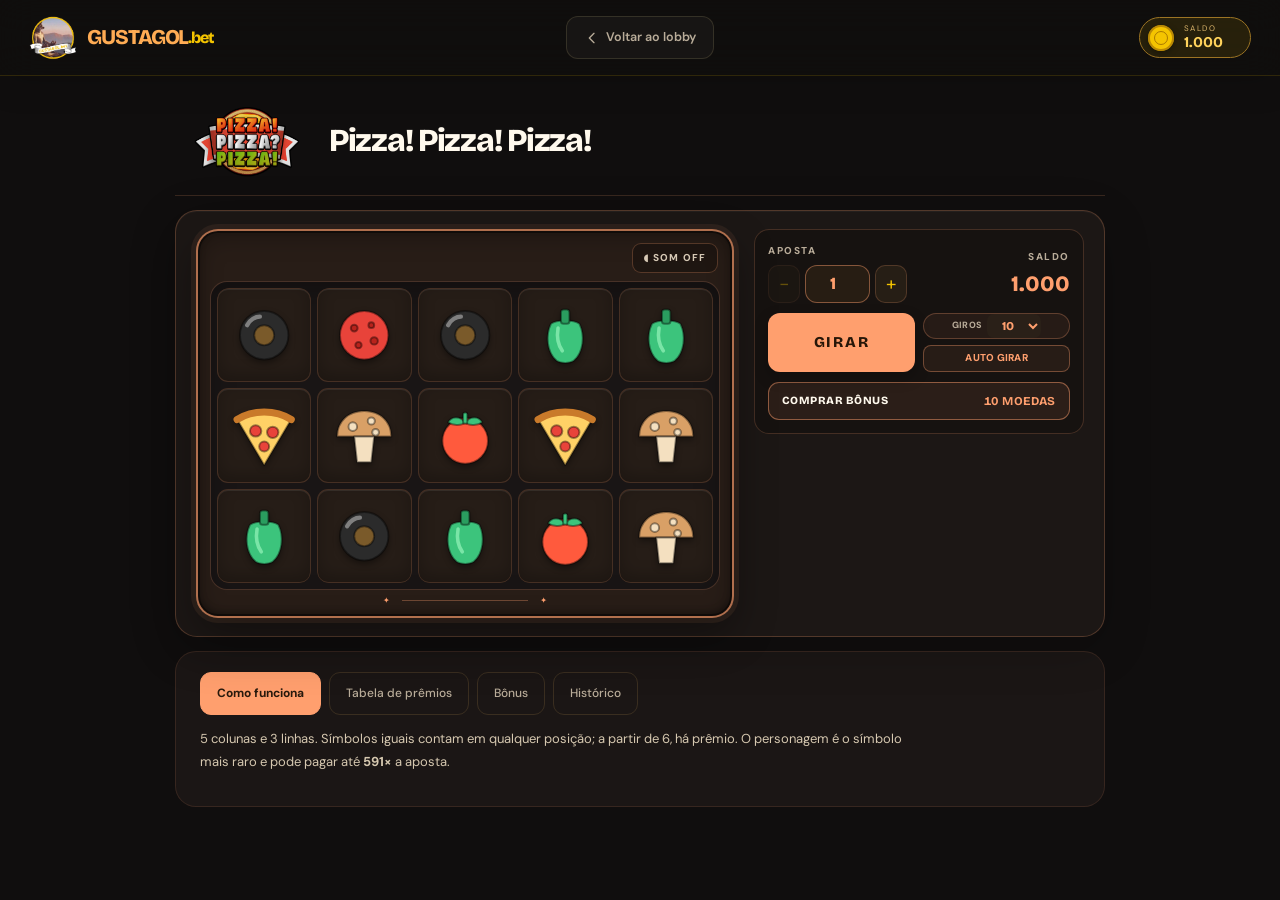
<file: pizza.html>
<!doctype html>
<html lang="pt-BR">
<head><meta charset="utf-8"><meta name="viewport" content="width=device-width, initial-scale=1"><meta name="theme-color" content="#14110d"><title>Pizza! Pizza! Pizza! — Gustagol</title><meta name="description" content="Pizza! Pizza! Pizza!: jogue com moedas virtuais e descubra bônus sorteados."><link rel="preconnect" href="https://fonts.googleapis.com"><link rel="preconnect" href="https://fonts.gstatic.com" crossorigin><link href="https://fonts.googleapis.com/css2?family=Bricolage+Grotesque:opsz,wght@12..96,600;12..96,800&family=DM+Sans:wght@400;500;600;700&display=swap" rel="stylesheet"><link rel="stylesheet" href="jogo.css"></head>
<body data-game="pizza">
<header class="gh"><div class="gh-inner"><a class="brand" href="index.html" aria-label="Gustagol início"><span class="brand-logo"><img src="fotos/logo.png" alt="" onerror="this.parentElement.style.display='none'"></span>GUSTAGOL<span class="bet">.bet</span></a><a class="back" href="index.html#catalogo"><svg viewBox="0 0 24 24" aria-hidden="true"><path d="M15 5l-7 7 7 7"/></svg><span class="back-label">Voltar ao lobby</span></a><a class="balance-chip" href="index.html#carteira" aria-label="Seu saldo"><span class="coin"></span><span><small>SALDO</small><b id="bal">0</b></span></a></div></header>
<main class="gm">
<div class="gtitle"><div class="game-logo-frame"><img class="gt-img" onload="this.nextElementSibling.hidden=true" onerror="this.style.display='none'" src="fotos/pizza.png" alt="Pizza! Pizza! Pizza!"><span class="gt-monogram" aria-hidden="true">PP</span></div><div class="gt-text"><h1>Pizza! Pizza! Pizza!</h1></div></div>
<div class="grid" id="app"><noscript>Ative o JavaScript para jogar.</noscript></div>
</main>
<script src="jogo.js"></script>
</body></html>
</file>
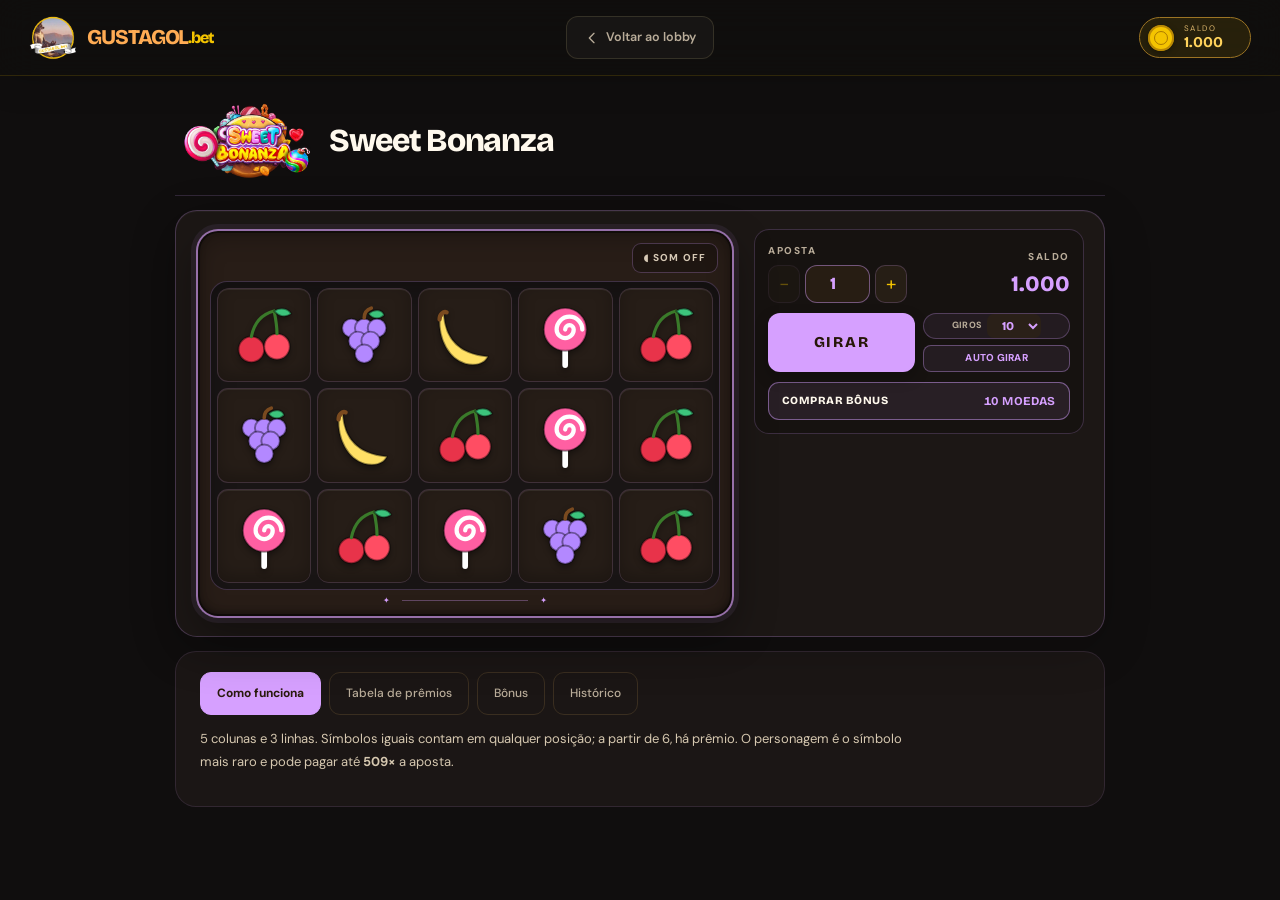
<file: sweet.html>
<!doctype html>
<html lang="pt-BR">
<head><meta charset="utf-8"><meta name="viewport" content="width=device-width, initial-scale=1"><meta name="theme-color" content="#14110d"><title>Sweet Bonanza — Gustagol</title><meta name="description" content="Sweet Bonanza: jogue com moedas virtuais e descubra bônus sorteados."><link rel="preconnect" href="https://fonts.googleapis.com"><link rel="preconnect" href="https://fonts.gstatic.com" crossorigin><link href="https://fonts.googleapis.com/css2?family=Bricolage+Grotesque:opsz,wght@12..96,600;12..96,800&family=DM+Sans:wght@400;500;600;700&display=swap" rel="stylesheet"><link rel="stylesheet" href="jogo.css"></head>
<body data-game="sweet">
<header class="gh"><div class="gh-inner"><a class="brand" href="index.html" aria-label="Gustagol início"><span class="brand-logo"><img src="fotos/logo.png" alt="" onerror="this.parentElement.style.display='none'"></span>GUSTAGOL<span class="bet">.bet</span></a><a class="back" href="index.html#catalogo"><svg viewBox="0 0 24 24" aria-hidden="true"><path d="M15 5l-7 7 7 7"/></svg><span class="back-label">Voltar ao lobby</span></a><a class="balance-chip" href="index.html#carteira" aria-label="Seu saldo"><span class="coin"></span><span><small>SALDO</small><b id="bal">0</b></span></a></div></header>
<main class="gm">
<div class="gtitle"><div class="game-logo-frame"><img class="gt-img" onload="this.nextElementSibling.hidden=true" onerror="this.style.display='none'" src="fotos/sweet bonanza.png" alt="Sweet Bonanza"><span class="gt-monogram" aria-hidden="true">SB</span></div><div class="gt-text"><h1>Sweet Bonanza</h1></div></div>
<div class="grid" id="app"><noscript>Ative o JavaScript para jogar.</noscript></div>
</main>
<script src="jogo.js"></script>
</body></html>
</file>
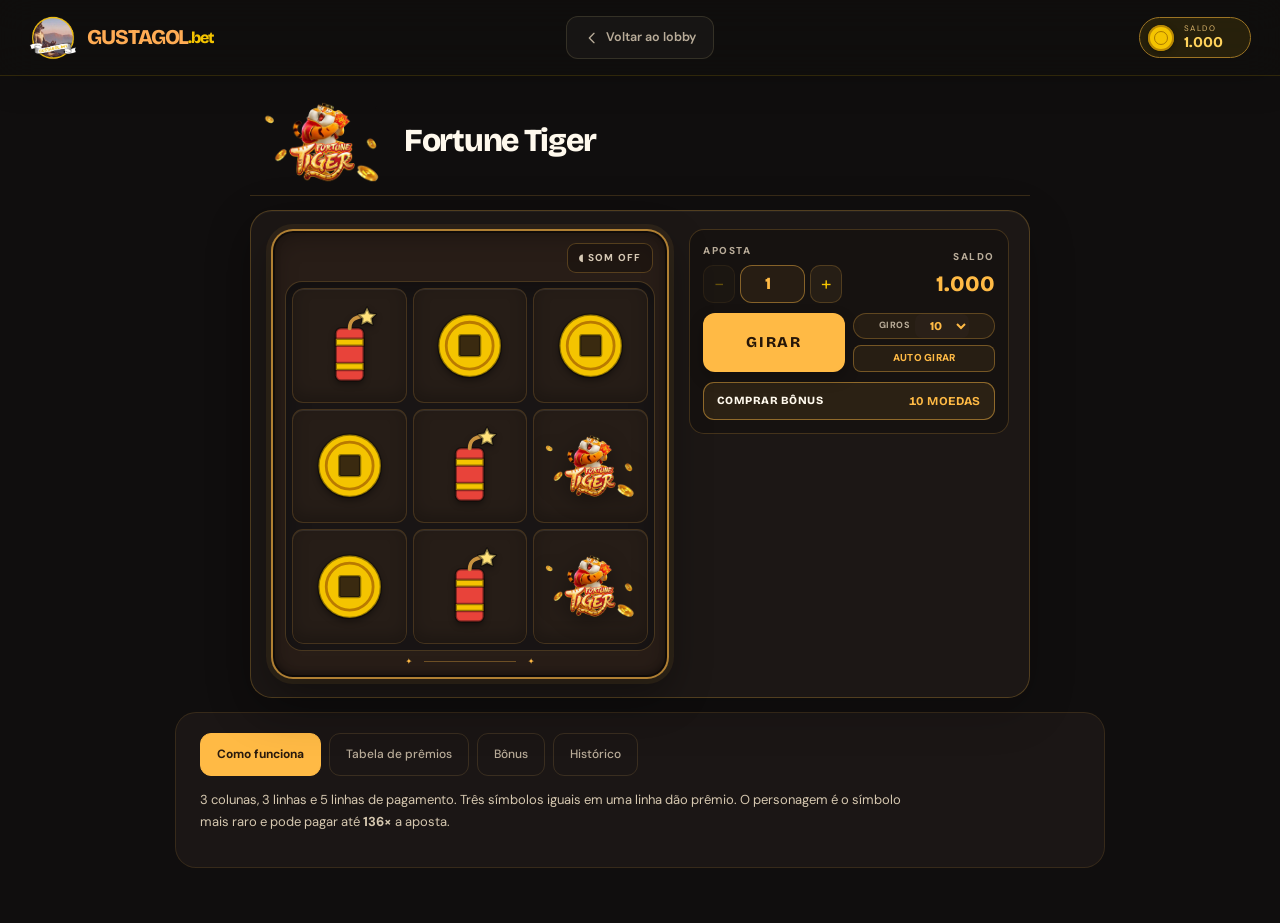
<file: tigrinho.html>
<!doctype html>
<html lang="pt-BR">
<head><meta charset="utf-8"><meta name="viewport" content="width=device-width, initial-scale=1"><meta name="theme-color" content="#14110d"><title>Fortune Tiger — Gustagol</title><meta name="description" content="Fortune Tiger: jogue com moedas virtuais e descubra bônus sorteados."><link rel="preconnect" href="https://fonts.googleapis.com"><link rel="preconnect" href="https://fonts.gstatic.com" crossorigin><link href="https://fonts.googleapis.com/css2?family=Bricolage+Grotesque:opsz,wght@12..96,600;12..96,800&family=DM+Sans:wght@400;500;600;700&display=swap" rel="stylesheet"><link rel="stylesheet" href="jogo.css"></head>
<body data-game="tiger">
<header class="gh"><div class="gh-inner"><a class="brand" href="index.html" aria-label="Gustagol início"><span class="brand-logo"><img src="fotos/logo.png" alt="" onerror="this.parentElement.style.display='none'"></span>GUSTAGOL<span class="bet">.bet</span></a><a class="back" href="index.html#catalogo"><svg viewBox="0 0 24 24" aria-hidden="true"><path d="M15 5l-7 7 7 7"/></svg><span class="back-label">Voltar ao lobby</span></a><a class="balance-chip" href="index.html#carteira" aria-label="Seu saldo"><span class="coin"></span><span><small>SALDO</small><b id="bal">0</b></span></a></div></header>
<main class="gm">
<div class="gtitle"><div class="game-logo-frame"><img class="gt-img" onload="this.nextElementSibling.hidden=true" onerror="this.style.display='none'" src="fotos/tigrinho 1.webp" alt="Fortune Tiger"><span class="gt-monogram" aria-hidden="true">FT</span></div><div class="gt-text"><h1>Fortune Tiger</h1></div></div>
<div class="grid" id="app"><noscript>Ative o JavaScript para jogar.</noscript></div>
</main>
<script src="jogo.js"></script>
</body></html>
</file>
<file: gustagol.css>
/* ===== Gustagol — tema ===== */
:root{
  --bg:#14110d;--surface:#1c1610;--surface2:#261e15;--line:#3a2e20;--line-soft:#2d241a;
  --text:#fff9ed;--muted:#b9ac99;--accent:#f4c400;--accent2:#ffb247;--on-accent:#291b08;
  --header:rgba(20,17,13,.88);--shadow:0 18px 40px rgba(0,0,0,.35);
  --ease:cubic-bezier(.22,1,.36,1);--r:14px;
  --font:'Inter',system-ui,-apple-system,'Segoe UI',Arial,sans-serif;--font-h:'Sora','Inter',system-ui,Arial,sans-serif;
}
body.light{--bg:#faf4e6;--surface:#fffdf7;--surface2:#f3e7cf;--line:#dccaa6;--line-soft:#eadcc0;--text:#2e2112;--muted:#705d43;--header:rgba(250,244,230,.9);--shadow:0 14px 32px rgba(90,60,10,.12)}
*{box-sizing:border-box}
html{scroll-behavior:smooth;scroll-padding-top:96px}
body{margin:0;background:var(--bg);color:var(--text);font:14px/1.5 var(--font);transition:background-color .3s,color .3s;-webkit-font-smoothing:antialiased}
button,input,a{-webkit-tap-highlight-color:transparent}
button{font:inherit;color:inherit;cursor:pointer}
a{color:inherit;text-decoration:none}
button:focus-visible,a:focus-visible,input:focus-visible{outline:2px solid var(--accent);outline-offset:3px}
h1,h2,h3{font-family:var(--font-h)}
em{color:var(--accent);font-style:normal}
.accent{color:var(--accent)}
body.light .accent,body.light .bet,body.light .hero em{color:#8d5900}

/* ===== Cabeçalho ===== */
header{position:sticky;top:0;z-index:20;height:76px;display:flex;align-items:center;gap:28px;padding:0 32px;background:var(--header);backdrop-filter:blur(16px);border-bottom:1px solid var(--line-soft)}
.brand{display:flex;align-items:center;font:800 21px var(--font-h);letter-spacing:-.5px;white-space:nowrap}
header .brand{color:#ffac54}
body.light header .brand{color:#9a4d12}
.bet{color:var(--accent);font-size:17px;margin-left:1px}
.brand-logo{position:relative;display:block;width:56px;height:56px;flex:0 0 56px;overflow:hidden;margin-right:10px}
.brand-logo img{position:absolute;width:140px;max-width:none;height:auto;left:50%;top:50%;transform:translate(-50%,-50%)}
header nav{display:flex;gap:6px;margin-left:24px}
header nav a{padding:9px 16px;border-radius:999px;color:var(--muted);font-weight:600;font-size:13px;transition:background-color .25s,color .25s}
header nav a:hover{color:var(--text);background:var(--surface2)}
header nav .active{color:var(--accent);background:var(--surface2)}
body.light header nav .active{color:#8d5900}
.demo{margin-left:auto;font-size:9px;font-weight:600;letter-spacing:1.6px;color:var(--muted);border:1px solid var(--line);padding:7px 11px;border-radius:999px}
.balance-chip{display:flex;align-items:center;gap:10px;padding:6px 16px 6px 8px;border-radius:999px;border:1px solid #9c7424;background:#302313}
.balance-chip small{display:block;font-size:8px;letter-spacing:1.6px;color:#d9b36a;line-height:1.2}
.balance-chip b{display:block;font:700 15px/1.2 var(--font-h);color:#ffd35c}
body.light .balance-chip{background:#fff0c5;border-color:#d3a13c}
body.light .balance-chip small{color:#8d5900}body.light .balance-chip b{color:#7a4a00}
.coin{display:grid;place-items:center;width:28px;height:28px;border-radius:50%;background:#f4c400;color:#7a4a00;font-size:11px}
.coin.big{width:46px;height:46px;font-size:18px}
.avatar{width:40px;height:40px;border-radius:50%;border:1px solid var(--line);background:var(--surface);font-size:20px;display:grid;place-items:center;transition:background-color .25s,border-color .25s}
.avatar:hover{border-color:var(--accent)}

/* ===== Menu lateral ===== */
.sidebar{position:fixed;top:76px;bottom:0;width:220px;padding:28px 16px;display:flex;flex-direction:column;gap:4px;border-right:1px solid var(--line-soft)}
.side-link{display:flex;align-items:center;gap:12px;padding:12px 14px;border:0;border-radius:10px;background:transparent;color:var(--muted);font-size:13px;font-weight:500;text-align:left;transition:background-color .25s,color .25s}
.side-link span{width:20px;font-size:17px;text-align:center}
.side-link:hover,.side-link.selected{background:var(--surface2);color:var(--accent)}
body.light .side-link:hover,body.light .side-link.selected{color:#8d5900}

main{margin-left:220px;padding:26px 36px 0;max-width:1680px}
.topline{display:flex;justify-content:flex-end;margin-bottom:14px;color:var(--muted);font-size:10px;letter-spacing:1.6px}

/* ===== Botões ===== */
.primary{display:inline-flex;align-items:center;gap:12px;border:0;border-radius:10px;padding:14px 22px;background:var(--accent);color:var(--on-accent);font:700 13px var(--font);transition:transform .35s var(--ease),box-shadow .35s var(--ease),opacity .25s}
.primary:hover:not(:disabled){transform:translateY(-2px);box-shadow:0 10px 24px rgba(244,196,0,.2)}
.primary:disabled{opacity:.55;cursor:not-allowed}

/* ===== Hero ===== */
.hero{position:relative;overflow:hidden;display:grid;grid-template-columns:1.1fr 1fr;min-height:330px;border-radius:20px;border:1px solid #5e4020;color:#fff;background:#2d2117}
.hero-halo{position:absolute;width:420px;height:420px;border-radius:50%;background:transparent}
.hero-copy{position:relative;z-index:2;display:flex;flex-direction:column;align-items:flex-start;justify-content:center;padding:36px 0 36px 44px}
.eyebrow{display:flex;align-items:center;gap:14px;font-size:10px;font-weight:600;letter-spacing:1.6px}
.pill{padding:6px 11px;border:1px solid #8f6a2a;border-radius:999px;color:var(--accent);font-size:9px;letter-spacing:1.6px}
#slide-label{color:#c7aa7c}
.hero h1{margin:20px 0 14px;font-size:clamp(32px,3.8vw,54px);line-height:1.06;letter-spacing:-1.8px}
.hero em{color:var(--accent)}
.hero p{margin:0 0 22px;color:#d6c1a3;font-size:14px;line-height:1.7}
.dots{display:flex;gap:7px;margin-top:26px}
.dots button{position:relative;width:18px;height:5px;padding:0;border:0;border-radius:4px;background:#7a6038;transition:width .35s var(--ease),background-color .25s}
.dots button:after{content:'';position:absolute;inset:-10px 0}
.dots button[aria-pressed=true]{width:34px;background:var(--accent)}
.hero-art{position:relative;display:grid;place-items:center;min-width:0}
.hero-art .hero-halo{left:50%;top:50%;transform:translate(-50%,-50%)}
.hero-art img{position:relative;z-index:1;width:88%;max-height:290px;object-fit:contain;filter:drop-shadow(0 18px 22px rgba(0,0,0,.55))}

/* ===== Atalhos ===== */
.shortcuts{display:grid;grid-template-columns:repeat(3,1fr);gap:14px;margin:16px 0 0}
.shortcuts>a,.shortcuts>button{display:flex;align-items:center;gap:14px;padding:16px 18px;text-align:left;border:1px solid var(--line-soft);border-radius:var(--r);background:var(--surface);transition:transform .35s var(--ease),border-color .25s}
.shortcuts>a:hover,.shortcuts>button:hover{transform:translateY(-2px);border-color:#9c7424}
.shortcuts b{display:block;font-size:13px}
.shortcuts small{display:block;margin-top:3px;font-size:11px;color:var(--muted)}
.shortcuts>*>span:last-child{margin-left:auto;color:var(--muted)}
.shortcut-icon{flex:0 0 38px;width:38px;height:38px;display:grid;place-items:center;border-radius:10px;background:rgba(244,196,0,.1);color:var(--accent);font-size:20px}
.shortcut-icon.purple{background:rgba(255,157,67,.12);color:#ffb460}
.shortcut-icon.orange{background:rgba(255,176,112,.12);color:#ffc17d}

/* ===== Catálogo ===== */
.catalog{margin-top:44px}
.section-heading{display:flex;justify-content:space-between;align-items:center;gap:20px;margin-bottom:16px}
h2{margin:0;font-size:28px;letter-spacing:-1px}
.search{display:flex;align-items:center;gap:8px;padding:9px 14px;border:1px solid var(--line);border-radius:999px;background:var(--surface);transition:border-color .25s}
.search:focus-within{border-color:var(--accent)}
.search span{font-size:20px;color:var(--muted)}
.search input{width:190px;border:0;background:none;outline:none;color:var(--text);font-size:13px}
.filters{display:flex;flex-wrap:wrap;gap:8px;margin-bottom:22px}
.filters button{padding:9px 16px;border:1px solid var(--line);border-radius:999px;background:transparent;color:var(--muted);font-size:12px;font-weight:500;transition:background-color .25s,color .25s,border-color .25s}
.filters button:hover{border-color:#9c7424;color:var(--text)}
.filters .chosen{background:var(--accent);border-color:var(--accent);color:var(--on-accent);font-weight:700}
.filters span{margin-left:4px}
.game-grid{display:grid;grid-template-columns:repeat(6,minmax(0,1fr));gap:16px}
.game-card{min-width:0;position:relative}
.cover{position:relative;height:200px;overflow:hidden;border-radius:16px;border:1px solid rgba(255,255,255,.08);background:color-mix(in srgb,var(--card-bg) 52%,#1f1713);transition:transform .4s var(--ease),box-shadow .4s var(--ease)}
.cover:hover{transform:translateY(-4px);box-shadow:var(--shadow)}
.cover-open{width:100%;height:100%;padding:12px;border:0;background:transparent;display:block}
.cover img{width:100%;height:100%;object-fit:contain;filter:drop-shadow(0 8px 10px rgba(0,0,0,.4));transition:transform .5s var(--ease)}
.cover:hover img{transform:scale(1.04)}
.cover-open:after{content:'Visualizar ↗';position:absolute;left:0;right:0;bottom:0;padding:12px;font-size:11px;font-weight:600;background:rgba(0,0,0,.7);opacity:0;transition:opacity .3s}
.cover:hover .cover-open:after,.cover-open:focus-visible:after{opacity:1}
.favorite{position:absolute;top:10px;right:10px;z-index:2;width:30px;height:30px;display:grid;place-items:center;border:1px solid rgba(255,255,255,.2);border-radius:50%;background:rgba(20,14,8,.6);backdrop-filter:blur(6px);color:#fff;font-size:17px;transition:transform .25s var(--ease)}
.favorite:hover{transform:scale(1.08)}
.favorite[aria-pressed=true]{color:var(--accent)}
.game-card h3{margin:12px 2px 3px;font-size:13px;letter-spacing:-.2px}
.game-card p{margin:0 2px;font-size:9px;letter-spacing:1.2px;color:var(--muted)}
.catalog-note{margin-top:20px;font-size:11px;color:var(--muted)}
#empty{padding:26px;color:var(--muted)}

/* ===== Carteira ===== */
.wallet{display:grid;grid-template-columns:minmax(300px,430px) 1fr;gap:40px;align-items:center;margin-top:52px;padding:32px 36px;border:1px solid var(--line-soft);border-radius:20px;background:var(--surface)}
.wallet-card{position:relative;display:flex;flex-direction:column;min-height:226px;padding:24px 26px 20px;border-radius:18px;border:1px solid #c79636;color:#fff;background:#4f3418;box-shadow:var(--shadow)}
.wallet-shine{display:none}
.wallet-top{display:flex;justify-content:space-between;align-items:center}
.wallet-tag{font-size:10px;font-weight:700;letter-spacing:2.2px;color:#ffd78a}
.wallet-level{padding:5px 10px;border:1px solid #c79636;border-radius:999px;background:rgba(244,196,0,.12);color:#ffe49a;font-size:9px;letter-spacing:1.3px}
.wallet-label{margin-top:24px;font-size:11px;color:#d9b988}
.wallet-amount{display:flex;align-items:center;gap:14px;margin:8px 0 20px}
.wallet-amount b{font:800 clamp(34px,3.6vw,48px)/1 var(--font-h);letter-spacing:-1.5px;color:#ffd35c}
.wallet-unit{align-self:flex-end;margin-bottom:6px;font-size:12px;color:#d9b988}
.wallet-bar{height:6px;margin-top:auto;overflow:hidden;border-radius:4px;background:rgba(0,0,0,.4)}
.wallet-bar i{display:block;width:0;height:100%;border-radius:4px;background:var(--accent);transition:width .8s var(--ease)}
.wallet-foot{display:flex;justify-content:space-between;margin-top:10px;font-size:10px;letter-spacing:1.2px;color:#cfae78}
.wallet-side h2{margin-bottom:10px;font-size:30px}
.wallet-side p{max-width:480px;margin:0 0 22px;font-size:14px;line-height:1.7;color:var(--muted)}
.wallet-stats{display:grid;grid-template-columns:repeat(3,1fr);gap:12px;max-width:520px;margin-bottom:24px}
.wallet-stats div{padding:14px 16px;border:1px solid var(--line-soft);border-radius:12px;background:var(--surface2)}
.wallet-stats small{display:block;margin-bottom:6px;font-size:9px;letter-spacing:1.4px;color:var(--muted)}
.wallet-stats b{font:700 15px var(--font-h)}

/* ===== Roleta ===== */
.wheel-section{display:grid;grid-template-columns:1.1fr 1fr;align-items:center;gap:30px;margin:44px 0 40px;padding:48px 54px;border:1px solid #6e4f22;border-radius:20px;color:#fff;background:#241a12}
.wheel-copy h2{margin:18px 0 12px;font-size:clamp(34px,4vw,52px);line-height:1.06;letter-spacing:-1.6px}
.wheel-copy p{max-width:380px;margin:0 0 24px;color:#d3bd9f;line-height:1.7}
.wheel-copy small{display:block;margin-top:16px;font-size:10px;color:#b99d77}
.wheel-stage{--size:clamp(270px,30vw,380px);position:relative;width:var(--size);height:var(--size);justify-self:center;display:grid;place-items:center}
.wheel-glow{position:absolute;inset:-8%;border-radius:50%;background:transparent}
.wheel-stage:before{content:'';position:absolute;inset:0;border-radius:50%;background:#a76e1d;box-shadow:0 20px 44px rgba(0,0,0,.55)}
.wheel-stage:after{content:'';position:absolute;inset:3.2%;border-radius:50%;border:3px dotted rgba(255,243,184,.75)}
.wheel{position:absolute;inset:8%;border-radius:50%;border:5px solid #ffdb69;background:url("data:image/svg+xml,%3Csvg%20xmlns%3D%22http%3A%2F%2Fwww.w3.org%2F2000%2Fsvg%22%20viewBox%3D%220%200%20200%20200%22%3E%3Cpath%20d%3D%22M100%20100%20L100.00%200.00%20A100%20100%200%200%201%20170.71%2029.29%20Z%22%20fill%3D%22%23f4c400%22%20stroke%3D%22%23261b13%22%20stroke-width%3D%221.5%22%2F%3E%3Cpath%20d%3D%22M100%20100%20L170.71%2029.29%20A100%20100%200%200%201%20200.00%20100.00%20Z%22%20fill%3D%22%238a2f17%22%20stroke%3D%22%23261b13%22%20stroke-width%3D%221.5%22%2F%3E%3Cpath%20d%3D%22M100%20100%20L200.00%20100.00%20A100%20100%200%200%201%20170.71%20170.71%20Z%22%20fill%3D%22%23ffb23f%22%20stroke%3D%22%23261b13%22%20stroke-width%3D%221.5%22%2F%3E%3Cpath%20d%3D%22M100%20100%20L170.71%20170.71%20A100%20100%200%200%201%20100.00%20200.00%20Z%22%20fill%3D%22%234a2b78%22%20stroke%3D%22%23261b13%22%20stroke-width%3D%221.5%22%2F%3E%3Cpath%20d%3D%22M100%20100%20L100.00%20200.00%20A100%20100%200%200%201%2029.29%20170.71%20Z%22%20fill%3D%22%23f4c400%22%20stroke%3D%22%23261b13%22%20stroke-width%3D%221.5%22%2F%3E%3Cpath%20d%3D%22M100%20100%20L29.29%20170.71%20A100%20100%200%200%201%200.00%20100.00%20Z%22%20fill%3D%22%238a2f17%22%20stroke%3D%22%23261b13%22%20stroke-width%3D%221.5%22%2F%3E%3Cpath%20d%3D%22M100%20100%20L0.00%20100.00%20A100%20100%200%200%201%2029.29%2029.29%20Z%22%20fill%3D%22%23ffb23f%22%20stroke%3D%22%23261b13%22%20stroke-width%3D%221.5%22%2F%3E%3Cpath%20d%3D%22M100%20100%20L29.29%2029.29%20A100%20100%200%200%201%20100.00%200.00%20Z%22%20fill%3D%22%234a2b78%22%20stroke%3D%22%23261b13%22%20stroke-width%3D%221.5%22%2F%3E%3C%2Fsvg%3E");box-shadow:0 0 0 3px #5f3a12,inset 0 0 36px rgba(0,0,0,.45);transition:transform 4s cubic-bezier(.12,.75,.1,1)}
.wheel:before{content:'';position:absolute;inset:0;border-radius:50%;background:transparent}
.wheel span{position:absolute;top:50%;left:50%;font-size:clamp(22px,2.8vw,34px);color:#fff;text-shadow:0 2px 6px rgba(0,0,0,.5);transform:translate(-50%,-50%) rotate(calc(var(--i)*45deg + 22.5deg)) translateY(calc(var(--size)*-.285))}
.wheel-pointer{position:absolute;top:-8px;left:50%;z-index:5;width:32px;height:42px;margin-left:-16px;background:#f4c400;clip-path:polygon(50% 100%,0 0,100% 0);filter:drop-shadow(0 4px 5px rgba(0,0,0,.6))}
.wheel-center{position:absolute;z-index:4;width:31%;aspect-ratio:1;display:grid;place-items:center;padding:4px;border-radius:50%;background:#e9b74c;box-shadow:0 0 0 3px #4a2d0d,0 10px 26px rgba(0,0,0,.6)}
.logo-disc{display:block;width:100%;height:100%;overflow:hidden;border-radius:50%;background:#14110d}
.logo-disc img{display:block;width:100%;height:100%;object-fit:cover;border-radius:50%}

/* ===== Rodapé ===== */
footer{display:flex;align-items:center;justify-content:space-between;gap:20px;padding:24px 0 30px;border-top:1px solid var(--line-soft)}
footer .brand{font-size:18px}footer .bet{font-size:15px}
footer>a:last-child{font-size:11px;color:var(--muted)}

/* ===== Modal, aviso e acessibilidade ===== */
dialog{width:calc(100% - 32px);max-width:640px;padding:0;overflow:hidden;border:1px solid var(--line);border-radius:20px;background:var(--surface);color:var(--text)}
dialog[open]{display:grid;grid-template-columns:1fr 1fr;animation:arrive .35s var(--ease)}
dialog::backdrop{background:rgba(0,0,0,.75);backdrop-filter:blur(6px)}
.modal-art{display:grid;place-items:center;min-height:320px;padding:30px;background:#3d2b1d}
.modal-art img{width:100%;max-height:300px;object-fit:contain}
.modal-copy{display:flex;flex-direction:column;justify-content:center;padding:50px 26px 28px}
.modal-copy h2{font-size:24px;margin-bottom:8px}
.modal-copy p{margin:0;font-size:13px;line-height:1.6;color:var(--muted)}
.modal-copy .primary{margin-top:20px;justify-content:center;padding:13px;font-size:12px}
.close{position:absolute;top:12px;right:12px;z-index:2;width:32px;height:32px;border:0;border-radius:50%;background:var(--surface2);font-size:22px;line-height:1}
.toast{position:fixed;left:50%;bottom:24px;z-index:50;max-width:90vw;padding:13px 22px;border-radius:10px;background:var(--accent);color:var(--on-accent);font-size:12px;font-weight:700;text-align:center;opacity:0;pointer-events:none;transform:translate(-50%,16px);transition:opacity .25s,transform .35s var(--ease)}
.toast.visible{opacity:1;transform:translate(-50%,0)}
.skip{position:fixed;top:-100px;z-index:60;padding:14px;background:var(--accent);color:#111}
.skip:focus{top:8px}
@keyframes arrive{from{opacity:0;transform:translateY(10px) scale(.98)}to{opacity:1;transform:none}}

/* ===== Responsivo ===== */
@media(min-width:1500px){.cover{height:250px}.hero{min-height:380px}}
@media(max-width:1100px){
  .sidebar{width:180px;padding:24px 10px}main{margin-left:180px;padding:24px}
  header{padding:0 22px;gap:16px}header nav{margin-left:0}
  .game-grid{grid-template-columns:repeat(3,minmax(0,1fr))}.cover{height:220px}
  .wallet{grid-template-columns:1fr;padding:26px}.wheel-section{padding:36px}
  .shortcuts{gap:8px}.shortcuts>*{padding:13px 12px!important;gap:9px!important}
}
@media(max-width:760px){
  header{height:66px;padding:0 14px;gap:10px}header nav,.sidebar{display:none}
  .brand{font-size:18px}.bet{font-size:15px}.brand-logo{width:42px;height:42px;flex-basis:42px;margin-right:6px}.brand-logo img{width:105px}
  .balance-chip{margin-left:auto;padding:5px 12px 5px 6px}.balance-chip small{display:none}.balance-chip b{font-size:13px}.coin{width:22px;height:22px;font-size:9px}
  .demo{display:none}.avatar{width:34px;height:34px}
  main{margin:0;padding:18px}
  .hero{min-height:300px;grid-template-columns:1.15fr 1fr}.hero-copy{padding:26px 0 22px 22px}.hero h1{font-size:32px;letter-spacing:-1.2px}.hero p{font-size:12px;margin-bottom:16px}.hero-art img{width:135%;max-height:220px}.hero .primary{padding:12px 14px;font-size:11px}
  .shortcuts{grid-template-columns:1fr 1fr}.shortcuts>*:last-child{grid-column:1/-1}
  .section-heading{display:block}h2{font-size:24px}.search{margin-top:14px}.search input{width:100%}
  .game-grid{gap:12px}.cover{height:180px}
  .wallet{padding:18px;gap:22px;margin-top:36px}.wallet-side h2{font-size:25px}.wallet-stats{gap:8px}.wallet-stats div{padding:10px}
  .wheel-section{grid-template-columns:1fr;padding:30px 20px;text-align:center;gap:26px}.wheel-copy .eyebrow{justify-content:center}.wheel-copy p{margin-inline:auto}
  .wheel-stage{--size:min(300px,78vw)}
  footer{flex-wrap:wrap}
  dialog[open]{grid-template-columns:1fr}.modal-art{min-height:190px;padding:24px}.modal-art img{max-height:200px}.modal-copy{padding:22px}
}
@media(max-width:420px){.game-grid{grid-template-columns:repeat(2,minmax(0,1fr))}.cover{height:190px}.brand-logo{display:none}.hero-copy .eyebrow{gap:8px}.pill{font-size:8px}}


/* ===== Vídeo no banner ===== */
.hero-video{position:relative;z-index:1;margin:0;width:min(86%,400px);aspect-ratio:478/374;overflow:hidden;border-radius:18px;border:1px solid rgba(255,214,120,.35);background:#000;box-shadow:0 22px 44px rgba(0,0,0,.55)}
.hero-video video{display:block;width:100%;height:100%;object-fit:cover}
.sound{position:absolute;right:10px;bottom:10px;width:36px;height:36px;display:grid;place-items:center;border:1px solid rgba(255,255,255,.25);border-radius:50%;background:rgba(20,14,8,.65);backdrop-filter:blur(6px);font-size:15px;transition:transform .25s var(--ease),border-color .25s}
.sound:hover{transform:scale(1.08);border-color:var(--accent)}
@media(max-width:760px){.hero-video{width:150%;max-width:none;margin-right:-30%;border-radius:14px}.sound{width:30px;height:30px;font-size:12px;right:8px;bottom:8px}}

/* ===== Arcade ===== */
.arcade{margin-top:52px}
.tabs{display:flex;gap:8px;flex-wrap:wrap}
.tabs button{padding:9px 16px;border:1px solid var(--line);border-radius:999px;background:transparent;color:var(--muted);font-size:12px;font-weight:500;transition:background-color .25s,color .25s,border-color .25s}
.tabs button:hover{border-color:#9c7424;color:var(--text)}
.tabs .chosen{background:var(--accent);border-color:var(--accent);color:var(--on-accent);font-weight:700}
.arcade-panel{padding:28px 32px;border:1px solid var(--line-soft);border-radius:20px;background:var(--surface)}
.arcade-panel[hidden]{display:none}
.scratch-wrap{display:grid;grid-template-columns:340px minmax(0,1fr);gap:40px;align-items:center}
.scratch-box{--card-bg:#83531e;position:relative;width:340px;max-width:100%;aspect-ratio:1;overflow:hidden;border-radius:18px;border:1px solid #c79636;background:color-mix(in srgb,var(--card-bg) 46%,#211913);box-shadow:var(--shadow)}
.scratch-box img{position:absolute;inset:0;width:100%;height:100%;padding:14px;object-fit:contain;filter:drop-shadow(0 8px 10px rgba(0,0,0,.45));user-select:none}
.scratch-box canvas{position:absolute;inset:0;width:100%;height:100%;touch-action:none;cursor:crosshair;transition:opacity .6s var(--ease)}
.scratch-box canvas.revealed{opacity:0;pointer-events:none}
.scratch-info h3{margin:0 0 8px;font-size:26px;letter-spacing:-.8px}
.scratch-info p{max-width:420px;margin:0 0 20px;color:var(--muted);line-height:1.7}
.progress{height:6px;max-width:320px;overflow:hidden;border-radius:4px;background:var(--surface2)}
.progress i{display:block;width:0;height:100%;border-radius:4px;background:var(--accent);transition:width .25s}
.scratch-info small{display:block;margin:8px 0 22px;font-size:11px;color:var(--muted)}
.memory-bar{display:flex;align-items:center;gap:26px;margin-bottom:20px;color:var(--muted);font-size:12px}
.memory-bar b{margin-left:6px;font:700 16px var(--font-h);color:var(--text)}
.memory-bar .primary{margin-left:auto;padding:11px 18px}
.memory-grid{display:grid;grid-template-columns:repeat(6,minmax(0,1fr));gap:12px}
.mem-card{aspect-ratio:1;padding:0;border:0;background:none;perspective:700px}
.mem-inner{position:relative;display:block;width:100%;height:100%;transform-style:preserve-3d;transition:transform .45s var(--ease)}
.mem-card.flipped .mem-inner{transform:rotateY(180deg)}
.mem-front,.mem-back{position:absolute;inset:0;display:grid;place-items:center;border-radius:14px;backface-visibility:hidden;-webkit-backface-visibility:hidden;overflow:hidden}
.mem-front{background:#50351d;border:1px solid #9c7424;color:var(--accent);font-size:26px;transition:border-color .25s}
.mem-card:hover .mem-front{border-color:var(--accent)}
.mem-back{transform:rotateY(180deg);border:1px solid rgba(255,255,255,.1);background:color-mix(in srgb,var(--card-bg) 55%,#1a1412)}
.mem-back img{width:100%;height:100%;padding:8px;object-fit:contain}
.mem-card.matched .mem-back{border-color:var(--accent);box-shadow:0 0 0 2px rgba(244,196,0,.35)}
@media(max-width:1100px){.memory-grid{grid-template-columns:repeat(4,minmax(0,1fr))}}
@media(max-width:760px){.arcade{margin-top:36px}.arcade-panel{padding:18px}.scratch-wrap{grid-template-columns:1fr;gap:22px;justify-items:center;text-align:center}.scratch-info p{margin-inline:auto}.progress{margin-inline:auto}.memory-grid{grid-template-columns:repeat(3,minmax(0,1fr));gap:9px}.memory-bar{gap:16px;flex-wrap:wrap}.memory-bar .primary{margin-left:0}}

/* ===== Vídeo ocupando o banner ===== */
.hero-art{position:absolute;top:0;right:0;bottom:0;width:62%;z-index:0;display:block}
.hero-art .hero-halo{display:none}
.hero-video{position:absolute;inset:0;width:100%;max-width:none;margin:0;aspect-ratio:auto;border:0;border-radius:0;box-shadow:none;background:transparent;-webkit-mask-image:none;mask-image:none}
.hero-video video{width:100%;height:100%;object-fit:cover;object-position:50% 30%}
.sound{z-index:3}
@media(max-width:760px){
  .hero{grid-template-columns:1fr}
  .hero-art{width:100%}
  .hero-video{width:100%;margin:0;border-radius:0;-webkit-mask-image:none;mask-image:none}
  .hero:after{content:'';position:absolute;inset:0;z-index:1;background:rgba(20,14,8,.45)}
  .hero-copy{padding-right:22px}
  .sound{bottom:12px;right:12px}
}

@media(max-width:1100px){.scratch-wrap{gap:28px}}

/* =====================================================================
   REFINO — tipografia, ícones, textura e acabamento
   ===================================================================== */
:root{--font:'DM Sans',system-ui,-apple-system,'Segoe UI',Arial,sans-serif;--font-h:'Bricolage Grotesque','DM Sans',system-ui,Arial,sans-serif;--r:12px}
body:before{content:'';position:fixed;inset:0;z-index:999;pointer-events:none;opacity:.07;mix-blend-mode:overlay;background-image:url("data:image/svg+xml;utf8,<svg xmlns='http://www.w3.org/2000/svg' width='160' height='160'><filter id='n'><feTurbulence type='fractalNoise' baseFrequency='.85' numOctaves='2' stitchTiles='stitch'/><feColorMatrix values='0 0 0 0 1  0 0 0 0 1  0 0 0 0 1  0 0 0 .9 0'/></filter><rect width='100%' height='100%' filter='url(%23n)'/></svg>")}
h1,h2,h3{font-weight:800;letter-spacing:-.03em}
.i{width:1em;height:1em;flex:none;fill:none;stroke:currentColor;stroke-width:1.8;stroke-linecap:round;stroke-linejoin:round;vertical-align:middle}
.kicker{display:flex;align-items:center;gap:12px;margin-bottom:10px;font-size:10px;font-weight:700;letter-spacing:.22em;text-transform:uppercase;color:var(--accent)}
.kicker:before{content:'';width:28px;height:1px;background:currentColor;opacity:.7}
body.light .kicker{color:#8d5900}
h2{margin:0}
/* cabeçalho */
header nav{gap:30px;margin-left:34px}
header nav a{padding:0;border-radius:0;height:76px;display:grid;align-items:center;border-bottom:2px solid transparent;background:none!important;font-weight:600;letter-spacing:.01em}
header nav a:hover,header nav .active{color:var(--text);border-color:var(--accent)}
body.light header nav .active{color:var(--text);border-color:#8d5900}
.avatar{font-size:19px;color:var(--accent)}body.light .avatar{color:#8d5900}
.coin{position:relative;width:26px;height:26px;font-size:0;box-shadow:0 0 0 2px rgba(138,90,10,.55) inset,0 2px 6px rgba(0,0,0,.35)}
.coin:after{content:'';position:absolute;inset:6px;border-radius:50%;border:1.5px solid rgba(122,74,0,.6)}
/* menu lateral */
.side-link .i{width:19px;height:19px}.side-link{gap:13px;border-left:2px solid transparent;border-radius:0 10px 10px 0}
.side-link:hover,.side-link.selected{border-left-color:var(--accent);background:rgba(244,196,0,.1)}
body.light .side-link:hover,body.light .side-link.selected{border-left-color:#8d5900}
/* botões e chips */
.primary{border-radius:8px;letter-spacing:.01em}.primary .i{width:16px;height:16px}
.primary svg:last-child{transition:transform .4s var(--ease)}.primary:hover svg:last-child{transform:translate(2px,-2px)}
.filters button,.tabs button{border-radius:8px}
.pill{border-radius:4px}
.search .i{width:18px;height:18px;color:var(--muted)}.search{border-radius:10px}
/* atalhos */
.shortcuts>a,.shortcuts>button{border-radius:12px}
.shortcut-icon{border-radius:50%;background:transparent!important;border:1px solid rgba(244,196,0,.35);color:var(--accent)!important}
.shortcut-icon .i{width:18px;height:18px}
.shortcuts>* >.i{width:16px;height:16px;margin-left:auto;color:var(--muted)}
/* catálogo */
.cover{border-radius:14px}
.favorite .i{width:15px;height:15px}.favorite[aria-pressed=true] .i{fill:currentColor}
.game-card h3{font-size:14px;letter-spacing:-.01em}
/* arcade */
.arcade-panel{border-radius:16px}
.scratch-box{border-radius:16px}
.scratch-box canvas{cursor:url("data:image/svg+xml;utf8,<svg xmlns='http://www.w3.org/2000/svg' width='34' height='34'><circle cx='17' cy='17' r='13' fill='%23f4c400' stroke='%238a5a0a' stroke-width='2'/><circle cx='17' cy='17' r='8' fill='none' stroke='%238a5a0a' stroke-opacity='.55' stroke-width='1.5'/></svg>") 17 17,crosshair}
.scratch-box #scratch-fx{pointer-events:none;z-index:3;cursor:auto}
.scratch-box canvas.revealed{transform:scale(1.07);filter:blur(3px);transition:opacity .8s var(--ease),transform .9s var(--ease),filter .8s var(--ease)}
.scratch-box:after{content:'';position:absolute;inset:0;z-index:2;pointer-events:none;border-radius:inherit;background:transparent;background-size:260% 100%;background-position:130% 0;animation:foilsweep 4.8s var(--ease) 1.2s infinite}
.scratch-box.scratching:after,.scratch-box.done:after{animation:none;opacity:0}
.scratch-box.scratching{box-shadow:0 0 0 1px rgba(244,196,0,.55),0 0 34px rgba(244,196,0,.22),var(--shadow)}
.scratch-box.enter{animation:cardin .6s var(--ease)}
.scratch-box.done img{animation:revealpop .9s var(--ease)}
.scratch-box.done{animation:ringflash 1.1s var(--ease)}
.scratch-info .swap,#scratch-title.swap{animation:textin .55s var(--ease)}
.progress i{position:relative;overflow:hidden}
@keyframes foilsweep{0%{background-position:130% 0}45%,100%{background-position:-30% 0}}
@keyframes cardin{from{opacity:0;transform:translateY(14px) rotate(-1.5deg) scale(.96)}to{opacity:1;transform:none}}
@keyframes revealpop{0%{transform:scale(.9);filter:brightness(1.7) drop-shadow(0 8px 10px rgba(0,0,0,.45))}55%{transform:scale(1.06)}100%{transform:scale(1);filter:drop-shadow(0 8px 10px rgba(0,0,0,.45))}}
@keyframes ringflash{0%{box-shadow:0 0 0 0 rgba(244,196,0,.65),var(--shadow)}100%{box-shadow:0 0 0 26px rgba(244,196,0,0),var(--shadow)}}
@keyframes textin{from{opacity:0;transform:translateY(8px)}to{opacity:1;transform:none}}
.mem-front .i{width:26px;height:26px}
/* carteira ilustrada */
.wallet{border-radius:18px;align-items:center}
.wallet-visual{position:relative;width:100%;max-width:440px;height:380px;justify-self:center}
.wallet-back,.wallet-front{position:absolute;left:0;bottom:58px;width:100%;height:auto;display:block;pointer-events:none}
.wallet-front{z-index:3}
.wallet-visual .wallet-card{position:absolute;z-index:2;left:7%;right:7%;top:0;height:222px;min-height:0;display:block;padding:20px 24px;border-radius:16px;border:1px solid #d9a845;background:#513315;box-shadow:0 -6px 24px rgba(0,0,0,.25),0 0 0 1px rgba(255,228,154,.12) inset;transition:transform .6s var(--ease)}
.wallet-visual:hover .wallet-card{transform:translateY(-8px)}
.wallet-visual .wallet-card:before{content:'';position:absolute;inset:0;border-radius:inherit;background:transparent;pointer-events:none}
.wallet-visual .wallet-label{display:block;margin-top:22px}
.wallet-visual .wallet-amount{margin:8px 0 0}
.wallet-visual .wallet-amount .coin{width:34px;height:34px;flex:none}
.wallet-xp{position:absolute;left:0;right:0;bottom:0;height:44px;display:flex;flex-direction:column;gap:8px;justify-content:flex-end}
.wallet-xp span{font-size:10px;letter-spacing:1.4px;color:var(--muted)}
.wallet-xp .wallet-bar{margin:0;background:var(--surface2)}
.wallet-stats div{border-radius:10px}
/* roleta */
.wheel-section{border-radius:18px}
.wheel span .i{width:100%;height:100%;stroke:#fff;stroke-width:1.6;fill:rgba(255,255,255,.18);filter:drop-shadow(0 2px 4px rgba(0,0,0,.45))}
.wheel span{width:clamp(24px,2.8vw,34px);height:clamp(24px,2.8vw,34px);font-size:0}
/* rodapé */
footer{border-top:1px solid var(--line)}
@media(max-width:1100px){.wallet-visual{height:380px}}
@media(max-width:760px){
  header nav a{height:auto}.side-link{border-radius:10px}
  .wallet-visual{height:330px;max-width:340px}
  .wallet-visual .wallet-card{height:190px;padding:16px 18px}.wallet-visual .wallet-label{margin-top:16px}
  .wallet-visual .wallet-amount .coin{width:28px;height:28px}
  .shortcuts>* >.i{display:none}
}

/* ===== Troca de carta, álbum e som ===== */
.scratch-box.leaving{animation:leave .34s var(--ease) forwards;pointer-events:none}
@keyframes leave{to{opacity:0;transform:translateY(-16px) rotate(2deg) scale(.95)}}
.tabs .sfx{width:38px;height:38px;padding:0;display:grid;place-items:center;margin-left:6px;border-radius:8px;font-size:17px}
.tabs .sfx[aria-pressed=true]{color:var(--accent);border-color:#9c7424}
.album-head{display:flex;align-items:baseline;justify-content:space-between;margin:30px 0 12px;padding-top:22px;border-top:1px solid var(--line-soft)}
.album-head b{font:800 15px var(--font-h);letter-spacing:-.01em}
.album-head span{font-size:11px;letter-spacing:.08em;color:var(--muted)}
.album{display:grid;grid-template-columns:repeat(6,minmax(0,1fr));gap:12px}
.album-slot{min-width:0;text-align:center}
.album-art{aspect-ratio:1;border-radius:12px;overflow:hidden;border:1px dashed var(--line);background:var(--surface2);transition:border-color .3s,background .3s}
.album-art img{display:block;width:100%;height:100%;padding:6px;object-fit:contain;filter:brightness(0) opacity(.35);transition:filter .6s var(--ease)}
.album-slot.own .album-art{border:1px solid rgba(255,255,255,.1);background:color-mix(in srgb,var(--card-bg) 55%,#1a1412)}
.album-slot.own .album-art img{filter:drop-shadow(0 4px 6px rgba(0,0,0,.4))}
.album-slot.fresh .album-art{animation:revealpop .9s var(--ease)}
.album-slot span{display:block;margin-top:7px;font-size:10px;color:var(--muted);overflow:hidden;text-overflow:ellipsis;white-space:nowrap}
.album-slot.own span{color:var(--text)}
@media(max-width:760px){.album{grid-template-columns:repeat(3,minmax(0,1fr));gap:9px}}

/* ===== Ajuda, rodapé e navegação mobile ===== */
.hero .swap{animation:textin .55s var(--ease)}
.faq{margin-top:56px}
.faq-list{display:grid;grid-template-columns:1fr 1fr;gap:12px;align-items:start}
.faq details{border:1px solid var(--line-soft);border-radius:12px;background:var(--surface);transition:border-color .25s}
.faq details[open]{border-color:#9c7424}
.faq summary{position:relative;list-style:none;cursor:pointer;padding:18px 52px 18px 20px;font:700 14px var(--font-h);letter-spacing:-.01em}
.faq summary::-webkit-details-marker{display:none}
.faq summary:after{content:'';position:absolute;right:20px;top:50%;width:9px;height:9px;margin-top:-7px;border-right:2px solid var(--accent);border-bottom:2px solid var(--accent);transform:rotate(45deg);transition:transform .35s var(--ease)}
body.light .faq summary:after{border-color:#8d5900}
.faq details[open] summary:after{transform:rotate(-135deg);margin-top:-2px}
.faq summary:focus-visible{outline-offset:-2px;border-radius:12px}
.faq details p{margin:0;padding:0 20px 20px;color:var(--muted);line-height:1.75;font-size:13px;animation:textin .4s var(--ease)}
.site-footer{display:block;margin-top:56px;padding:44px 0 26px;border-top:1px solid var(--line)}
.foot-grid{display:grid;grid-template-columns:1.6fr 1fr 1fr;gap:40px}
.foot-brand p{max-width:340px;margin:14px 0 0;color:var(--muted);line-height:1.7;font-size:13px}
.site-footer nav{display:flex;flex-direction:column;gap:10px}
.site-footer nav b{margin-bottom:4px;font-size:10px;letter-spacing:.2em;text-transform:uppercase;color:var(--accent)}
body.light .site-footer nav b{color:#8d5900}
.site-footer nav a{width:fit-content;font-size:13px;color:var(--muted);transition:color .25s}
.site-footer nav a:hover{color:var(--text)}
.foot-bottom{display:flex;justify-content:space-between;align-items:center;gap:20px;margin-top:36px;padding-top:20px;border-top:1px solid var(--line-soft);font-size:11px;color:var(--muted)}
.foot-bottom p{margin:0}
.tabbar{display:none}
@media(max-width:1100px){.faq-list{grid-template-columns:1fr}}
@media(max-width:760px){
  .foot-grid{grid-template-columns:1fr 1fr;gap:28px}.foot-brand{grid-column:1/-1}
  .foot-bottom{flex-direction:column;align-items:flex-start;gap:8px}
  main{padding-bottom:96px}.toast{bottom:88px}
  .tabbar{display:grid;grid-template-columns:repeat(5,1fr);position:fixed;left:0;right:0;bottom:0;z-index:25;padding:6px 6px calc(6px + env(safe-area-inset-bottom,0px));background:var(--header);backdrop-filter:blur(16px);border-top:1px solid var(--line-soft)}
  .tabbar a{display:grid;justify-items:center;gap:3px;padding:7px 0;border-radius:8px;font-size:10px;font-weight:600;color:var(--muted)}
  .tabbar .i{width:20px;height:20px}.tabbar a.on{color:var(--accent)}
  body.light .tabbar a.on{color:#8d5900}
}

/* ===== Roleta de prêmios ===== */
.wheel{transition:transform 5s cubic-bezier(.1,.72,.08,1)}
.wheel span{display:grid;justify-items:center;gap:2px;width:auto!important;height:auto!important;font-size:0;color:#fff;text-align:center;line-height:1}
.wheel span b{font:800 clamp(13px,1.7vw,19px)/1 var(--font-h);letter-spacing:-.02em;text-shadow:0 1px 3px rgba(0,0,0,.45)}
.wheel span small{font:700 clamp(7px,.75vw,9px)/1 var(--font);letter-spacing:.12em;text-transform:uppercase;opacity:.9}
.wheel span:nth-child(odd){color:#2a1700}.wheel span:nth-child(odd) b{text-shadow:none}
.wheel span.win{animation:winpulse .9s ease-in-out 4}
@keyframes winpulse{50%{filter:drop-shadow(0 0 10px #fff) brightness(1.35)}}
.wheel-result{max-width:380px;margin:18px 0 0;padding:13px 16px;border:1px solid rgba(244,196,0,.35);border-radius:10px;background:rgba(0,0,0,.28);color:#ffe49a;font-size:13px;line-height:1.5}
.wheel-result.swap{animation:textin .5s var(--ease)}
.prize-list{display:grid;grid-template-columns:repeat(4,minmax(0,1fr));gap:8px;max-width:380px;margin:16px 0 0;padding:0;list-style:none}
.prize-list li{display:flex;flex-direction:column;gap:2px;padding:8px 10px;border:1px solid rgba(255,255,255,.12);border-radius:8px;font-size:10px;font-weight:600;color:#e8d6b8}
.prize-list em{font-style:normal;font-size:9px;letter-spacing:.08em;color:#b99d77}
@media(max-width:760px){.wheel-result,.prize-list{margin-inline:auto;text-align:center}.prize-list{grid-template-columns:repeat(2,minmax(0,1fr))}.prize-list li{align-items:center}}

/* ===== Jogar a partir do lobby ===== */
.modal-copy .primary{text-decoration:none}
.modal-copy .primary.ghost{margin-top:10px;background:transparent;border:1px solid var(--line);color:var(--text);box-shadow:none}
.modal-copy .primary.ghost:hover{border-color:var(--accent);box-shadow:none}


/* ===== Header desktop refinado (lobby) ===== */
.site-header{height:78px;padding:0 clamp(14px,2.3vw,36px);background:var(--header);border-bottom:1px solid rgba(244,196,0,.14);box-shadow:0 10px 32px rgba(0,0,0,.12)}
.site-header .header-inner{width:100%;max-width:1560px;margin:0 auto;display:grid;grid-template-columns:minmax(200px,1fr) auto minmax(200px,1fr);align-items:center;gap:18px;min-width:0}
.site-header .brand{justify-self:start;display:flex;align-items:center;gap:0;font:800 22px/1 var(--font-h);letter-spacing:-.06em;color:#ffb86d}
.site-header .brand-wordmark{display:inline-flex;align-items:baseline}
.site-header .brand .bet{font-size:.74em;letter-spacing:-.04em;margin-left:2px;color:var(--accent)}
.site-header .brand-logo{width:48px;height:48px;flex:0 0 48px;margin-right:9px;overflow:hidden;border-radius:15px;background:transparent}
.site-header .brand-logo img{width:116px}
.site-header .desktop-nav{display:flex;align-items:center;justify-content:center;height:46px;padding:5px;gap:4px;margin:0;border:1px solid rgba(255,226,154,.13);border-radius:14px;background:rgba(255,255,255,.035);white-space:nowrap}
.site-header .desktop-nav a{display:flex;align-items:center;justify-content:center;height:36px;min-width:0;padding:0 16px;border:0;border-radius:10px;background:transparent!important;font-size:12.5px;font-weight:700;letter-spacing:.005em;color:var(--muted);transition:color .22s ease,background-color .22s ease,transform .22s ease}
.site-header .desktop-nav a:hover{color:var(--text);background:rgba(244,196,0,.09)!important}
.site-header .desktop-nav a.active{background:rgba(244,196,0,.13) !important;color:#ffe18c;box-shadow:inset 0 0 0 1px rgba(244,196,0,.12)}
.site-header .header-actions{display:flex;align-items:center;justify-self:end;justify-content:flex-end;gap:12px;min-width:0}
.site-header .balance-chip{margin-left:0;min-width:112px;justify-content:flex-start;padding:6px 14px 6px 8px;border-color:rgba(244,196,0,.38);background:rgba(244,196,0,.10);transition:border-color .25s ease,transform .25s ease}
.site-header .balance-chip:hover{transform:translateY(-1px);border-color:var(--accent)}
.site-header .avatar{width:40px;height:40px;flex:0 0 40px;background:rgba(244,196,0,.045);border:1px solid var(--line);border-radius:12px}
body.light .site-header .desktop-nav{background:rgba(90,60,10,.035);border-color:rgba(90,60,10,.12)}
body.light .site-header .desktop-nav a.active{color:#8d5900;background:rgba(176,125,22,.12)!important}
body.light .site-header .brand{color:#9a4d12}
body.light .site-header .balance-chip{background:#fff0c5}
@media(max-width:1200px){
  .site-header .header-inner{grid-template-columns:auto minmax(0,1fr) auto;gap:14px}
  .site-header .brand{font-size:20px}
  .site-header .desktop-nav{justify-self:center;gap:0}
  .site-header .desktop-nav a{padding:0 12px;font-size:12px}
  .site-header .header-actions{gap:8px}
}
@media(max-width:900px){
  .site-header .brand-logo{width:42px;height:42px;flex-basis:42px;margin-right:6px}
  .site-header .brand-logo img{width:100px}
  .site-header .brand{font-size:18px}
  .site-header .desktop-nav a{padding:0 9px;font-size:11px}
  .site-header .balance-chip{min-width:94px;padding-right:9px}
}
@media(max-width:760px){
  .site-header{height:66px;padding:0 14px}
  .site-header .header-inner{display:flex;gap:10px}
  .site-header .desktop-nav{display:none}
  .site-header .brand{font-size:18px}
  .site-header .brand-logo{width:40px;height:40px;flex-basis:40px}
  .site-header .brand-logo img{width:98px}
  .site-header .header-actions{margin-left:auto;gap:8px}
  .site-header .balance-chip{min-width:0;padding:5px 11px 5px 6px}
  .site-header .avatar{width:34px;height:34px;flex-basis:34px}
}
@media(max-width:390px){.site-header .brand{font-size:16px}.site-header .brand-logo{width:35px;height:35px;flex-basis:35px;margin-right:4px}.site-header .brand-logo img{width:85px}}

/* Rodapé minimalista sem eyebrow */
.site-footer{margin-top:64px;border-top:1px solid rgba(244,196,0,.16)}
.foot-grid{grid-template-columns:minmax(0,1.65fr) minmax(110px,.7fr) minmax(110px,.7fr);align-items:start;column-gap:clamp(22px,4vw,66px)}
.site-footer .foot-brand .brand{font-size:clamp(22px,2.1vw,28px);letter-spacing:-.05em}
.site-footer nav{padding-top:3px;gap:14px}
.site-footer nav a{font-size:13px;font-weight:600;transition:color .2s ease,transform .2s ease}
.site-footer nav a:hover{transform:translateX(3px)}
.site-footer .foot-bottom{margin-top:36px;padding-top:18px;justify-content:flex-end;font-size:12px}
@media(max-width:760px){.foot-grid{grid-template-columns:repeat(2,minmax(0,1fr));gap:24px}.foot-brand{grid-column:1/-1}.site-footer .foot-bottom{margin-top:28px}}
@media(max-width:420px){.site-footer nav{gap:12px}.site-footer{padding-top:32px}}
/* Microinterações com transform e opacidade, sem desligar animações em telas menores. */
.game-card{transition:transform .35s var(--ease),box-shadow .35s var(--ease)}
.game-card:hover{transform:translateY(-5px)}
.cover img{transition:transform .7s var(--ease),filter .5s ease}
.game-card:hover .cover img{transform:scale(1.065) translateY(-3px)}
.primary:active,.filters button:active,.tabbar a:active{transform:scale(.97)}
/* Raspadinha sem corte horizontal até em aparelhos de 320px. */
@media(max-width:440px){
 .scratch-wrap{grid-template-columns:minmax(0,1fr);min-width:0;width:100%;max-width:100%;gap:20px}
 .scratch-box{width:min(100%,340px);min-width:0;max-width:100%}
 .scratch-info{width:100%;min-width:0;max-width:100%}
 .scratch-info .progress{max-width:100%}
 .arcade-panel{min-width:0;max-width:100%}
}

/* ===== Refresh mobile 2026 ===== */
@media(max-width:750px){
 html{scroll-padding-top:72px}header{height:63px;padding:0 11px!important;gap:8px!important;border-bottom:1px solid rgba(244,196,0,.15);background:rgba(13,11,11,.95)}header .brand-logo{display:none!important}header .brand{font-size:16px;letter-spacing:-.045em}header .brand .bet{font-size:13px}header .balance-chip{margin-left:auto;padding:5px 8px;gap:5px}header .balance-chip .coin{width:22px;height:22px}header .balance-chip b{font-size:13px}
 main{padding:11px 11px 50px!important;margin:0!important}.hero{min-height:270px;border-radius:20px;background:#2d2117}.hero-copy{padding:20px!important;z-index:2}.hero-copy h1,.hero h1{font-size:clamp(28px,8.2vw,40px);margin:9px 0;line-height:1.06}.hero p{font-size:12px;line-height:1.5;max-width:250px}.hero-art{opacity:.32;position:absolute;inset:0 0 0 28%;pointer-events:none}.hero-art img{width:100%;max-height:240px}.hero .dots{margin-top:10px}
 .shortcuts{gap:9px;grid-template-columns:repeat(2,minmax(0,1fr));margin-top:11px}.shortcuts>*{min-width:0;padding:11px 10px;border-radius:13px;gap:8px}.shortcuts small{font-size:10px}.shortcut-icon{flex-basis:28px;width:28px;height:28px;font-size:15px}
 .catalog{margin-top:23px}.section-heading{align-items:flex-start;gap:9px}.section-heading h2{font-size:22px}.search{min-width:0;padding:8px 9px}.search input{max-width:140px;width:100%;font-size:12px}.filters{gap:7px;margin-bottom:15px}.filters button{font-size:11px;padding:8px 12px}
 .game-grid{display:grid;grid-template-columns:repeat(2,minmax(0,1fr));gap:13px 10px}.cover{height:auto;aspect-ratio:1.13;border-radius:14px}.cover-open{padding:8px}.game-card h3{font-size:12px;line-height:1.35;margin:7px 1px 3px}.game-card p{font-size:9px;letter-spacing:.05em}
 .wallet{grid-template-columns:1fr;gap:14px;padding:16px 12px;margin-top:24px}.wallet-card{min-height:194px;padding:17px}.wallet-side h2{font-size:23px}.wallet-side p{font-size:12px}.wallet-stats{gap:7px}.wallet-stats div{padding:10px 8px}.wallet-stats b{font-size:13px}.wallet-stats small{font-size:8px}
 .wheel-section{padding:19px 13px;border-radius:18px;margin:23px 0 25px}.wheel-copy h2{font-size:29px}.wheel-copy p{font-size:12px}
}
@media(max-width:360px){header .brand{font-size:14px}main{padding-inline:8px!important}.shortcuts>*{padding:9px 7px;gap:6px}.search input{max-width:105px}}

.cover-fallback{position:absolute;inset:0;display:flex;align-items:center;justify-content:center;flex-direction:column;gap:7px;padding:12px;text-align:center;background:color-mix(in srgb,var(--card-bg) 50%,#191215);color:#fff4dd}.cover-fallback::after{content:'✦';position:absolute;right:13px;top:10px;color:#ffde88;font-size:16px}.cover-fallback-icon{font-size:clamp(30px,5vw,59px);line-height:1;filter:drop-shadow(0 5px 8px #0008);transition:transform .3s}.cover-fallback strong{max-width:95%;font:800 clamp(12px,1.5vw,16px)/1.1 var(--font-h);letter-spacing:-.035em}.cover-fallback small{font-size:9px;letter-spacing:.13em;color:#efc77d}.cover-open:hover .cover-fallback-icon{transform:translateY(-5px) scale(1.07)}.hero-fallback{font-size:clamp(86px,16vw,180px);line-height:1;filter:drop-shadow(0 18px 40px #0008)}.micro-fallback{font-size:28px;color:#ffce6d}
@media(max-width:750px){.cover-fallback{gap:7px;padding:8px}.cover-fallback-icon{font-size:clamp(38px,12vw,58px)}.cover-fallback strong{font-size:clamp(11px,3.4vw,16px)}.cover-fallback small{font-size:9px}.hero-fallback{font-size:110px}}

/* Imagens originais permanecem preferenciais; fallback tipográfico sem emojis */
.cover-fallback-icon{display:grid;place-items:center;width:68px;height:68px;border:1px solid rgba(255,218,130,.5);border-radius:19px;background:rgba(255,199,84,.12);font:900 clamp(22px,3.7vw,36px) var(--font-h);letter-spacing:-.085em;color:#ffe0a1}
.hero-fallback{font:900 clamp(28px,8vw,76px) var(--font-h);letter-spacing:-.055em;color:#ffe0a1;text-shadow:0 12px 30px rgba(0,0,0,.5)}
@media(max-width:750px){.cover-fallback-icon{width:56px;height:56px;font-size:27px}.hero-fallback{font-size:32px}}

/* Catálogo: acabamento fosco, sem reflexo ou varredura de luz nas capas. */
#catalogo .game-card, #catalogo .game-card:hover { transform:none; }
#catalogo .cover {
  background:color-mix(in srgb,var(--card-bg) 55%,#1b1512);
  box-shadow:none;
  transition:border-color .2s ease,background-color .2s ease;
}
#catalogo .cover:hover {transform:none;box-shadow:none;border-color:rgba(255,255,255,.15)}
#catalogo .cover img, #catalogo .game-card:hover .cover img {
  transform:none;
  filter:none;
  animation:none;
}
#catalogo .cover::before, #catalogo .cover::after,
#catalogo .cover-open::before {content:none!important;animation:none!important}
/* Prévia: a logo ocupa o espaço e não fica oculta após uma imagem falhar. */
#game-modal .modal-art{position:relative;overflow:hidden}
#game-modal .modal-art img{position:relative;z-index:2;max-width:100%;max-height:300px;object-fit:contain}
#game-modal .modal-logo-fallback{display:none;position:absolute;inset:0;align-items:center;justify-content:center;flex-direction:column;gap:13px;text-align:center;padding:18px;color:#ffe5b0}
#game-modal .modal-logo-fallback.visible{display:flex}
#game-modal .modal-logo-fallback b{display:grid;place-items:center;min-width:95px;height:95px;border-radius:20px;background:rgba(20,12,8,.5);border:1px solid rgba(255,207,109,.35);font:900 42px var(--font-h)}
#game-modal .modal-logo-fallback small{font:800 19px var(--font-h);letter-spacing:-.02em}
@media(max-width:760px){#game-modal .modal-art img{max-height:200px}}


/* Catálogo: interação elegante e fosca, sem brilho deslizante. */
#catalogo .game-card,
#catalogo .cover,
#catalogo .cover-open,
#catalogo .cover img {
  transition: transform .22s cubic-bezier(.22,1,.36,1),
              border-color .22s ease, background-color .22s ease,
              box-shadow .22s ease;
}
#catalogo .cover {box-shadow:none;}
#catalogo .cover-open {cursor:pointer;touch-action:manipulation;}
#catalogo .cover-open:focus-visible {outline:2px solid #f4c400;outline-offset:-4px;border-radius:inherit;}
@media (hover:hover) and (pointer:fine) {
  #catalogo .game-card:hover {transform:translateY(-4px);}
  #catalogo .game-card:hover .cover {
    border-color:rgba(244,196,0,.5);
    box-shadow:0 8px 18px rgba(0,0,0,.24);
  }
  #catalogo .game-card:hover .cover img {transform:scale(1.035);filter:none;}
  #catalogo .cover-open:hover .cover-fallback-icon {transform:scale(1.045);}
  #catalogo .favorite:hover {transform:scale(1.07);border-color:rgba(244,196,0,.65)}
}
#catalogo .game-card:active {transform:translateY(-1px) scale(.985);}
#catalogo .cover-open:active {background:rgba(0,0,0,.13);}
#catalogo .favorite:active {transform:scale(.9);}
#catalogo .cover::before,#catalogo .cover::after,
#catalogo .cover-open::before {content:none!important;animation:none!important;}

/* Refinamento do menu lateral e rodapé: layout limpo, com acesso ao álbum. */
.sidebar{z-index:9;padding:24px 12px 18px;gap:14px;background:var(--surface);border-right:1px solid var(--line-soft)}
.side-nav{display:flex;flex-direction:column;gap:4px}
.sidebar .side-link{position:relative;width:100%;min-height:44px;display:flex;align-items:center;gap:11px;padding:11px 13px;border:1px solid transparent;border-radius:11px;background:none;color:var(--muted);font-size:13px;font-weight:600;transition:background-color .24s,border-color .24s,color .24s,transform .24s}
.sidebar .side-link .i{width:19px;height:19px;opacity:.8}
.sidebar .side-link.selected{background:rgba(244,196,0,.095);border-color:rgba(244,196,0,.25);color:var(--accent)}
.sidebar .side-link:hover{background:var(--surface2);border-color:var(--line);color:var(--text);transform:translateX(2px)}
.sidebar .side-link:active{transform:translateX(0) scale(.98)}
@media(max-width:760px){.sidebar{display:none}}
/* Atalhos ocupam a largura corretamente após retirar a apresentação. */
.shortcuts{grid-template-columns:repeat(2,minmax(0,1fr))}
.shortcuts>a{min-width:0}
@media(max-width:760px){.shortcuts{grid-template-columns:repeat(2,minmax(0,1fr))}.shortcuts>*:last-child{grid-column:auto}}
/* Rodapé novo */
.site-footer{margin:60px 0 0;padding:28px 0 24px;border-top:1px solid var(--line);background:transparent}
.footer-top{display:grid;grid-template-columns:minmax(210px,1.35fr) minmax(220px,1fr) auto;align-items:start;gap:28px}
.footer-identity .brand{font:800 clamp(23px,2vw,29px)/1.1 var(--font-h);letter-spacing:-.045em;color:var(--text)}
.footer-identity p{max-width:350px;margin:12px 0 0;color:var(--muted);font-size:12px;line-height:1.7}
.footer-links{display:grid;grid-template-columns:repeat(2,minmax(70px,1fr));gap:12px 24px;padding-top:5px}
.footer-links a{color:var(--muted);font-size:13px;font-weight:600;transition:color .2s,transform .2s}
.footer-links a:hover{color:var(--accent);transform:translateX(2px)}
.footer-toplink{display:inline-flex;align-items:center;justify-content:center;gap:9px;padding:10px 12px;border:1px solid var(--line);border-radius:10px;color:var(--text);white-space:nowrap;font-size:12px;font-weight:700;transition:background .2s,border-color .2s,transform .2s}
.footer-toplink:hover{background:var(--surface2);border-color:rgba(244,196,0,.5);transform:translateY(-2px)}
.footer-toplink .i{transform:rotate(-45deg);color:var(--accent)}
.footer-bottom{display:flex;align-items:center;justify-content:space-between;gap:12px;padding-top:17px;margin-top:28px;border-top:1px solid var(--line-soft);font-size:11px;color:var(--muted)}
@media(max-width:1080px){.footer-top{grid-template-columns:minmax(180px,1fr) minmax(170px,1fr)}.footer-toplink{grid-column:1/-1;justify-self:start}}
@media(max-width:760px){.site-footer{margin-top:42px;padding:25px 0 18px}.footer-top{grid-template-columns:1fr;gap:20px}.footer-links{grid-template-columns:repeat(4,minmax(0,1fr));gap:6px 10px}.footer-links a{font-size:12px}.footer-toplink{grid-column:auto}.footer-bottom{flex-wrap:wrap;margin-top:22px;gap:5px}}
@media(max-width:360px){.footer-links{grid-template-columns:repeat(2,minmax(0,1fr));row-gap:10px}}
/* A raspadinha diária exibe o prêmio apenas quando os seis personagens estiverem presentes. */
.scratch-status{width:fit-content;max-width:100%;margin:0 0 14px;padding:10px 13px;border:1px solid var(--line);border-radius:10px;background:var(--surface2);color:var(--muted);font-size:12px;font-weight:600;line-height:1.5}
.scratch-claim{margin-top:3px;animation:claimAppear .38s var(--ease);white-space:normal;text-align:center}
.scratch-claim[hidden]{display:none!important}
.album-head{align-items:center;gap:12px}
.album-head>div p{margin:4px 0 0;font-size:11px;color:var(--muted);font-weight:400}
.album-head>span{letter-spacing:0;white-space:nowrap}
@keyframes claimAppear{from{opacity:0;transform:translateY(8px)}to{opacity:1;transform:none}}
@media(max-width:440px){.scratch-info .scratch-status{width:100%;text-align:center}.scratch-claim{width:100%;justify-content:center}.album-head{align-items:flex-start}.album-head>span{font-size:10px}}

/* Cartela completa: nove logos sob a camada de raspagem, em todos os dispositivos. */
.scratch-box{isolation:isolate;--card-bg:#694917;background:#18120c}
.scratch-grid{position:absolute;inset:0;display:grid;grid-template-columns:repeat(3,minmax(0,1fr));grid-template-rows:repeat(3,minmax(0,1fr));gap:6px;padding:10px;background:#2a2015;z-index:0}
.scratch-tile{min-width:0;min-height:0;overflow:hidden;display:flex;flex-direction:column;align-items:center;justify-content:center;border:1px solid rgba(242,199,87,.26);border-radius:9px;background:color-mix(in srgb,var(--card-bg) 55%,#1c1610);padding:4px 2px}
.scratch-tile img{position:static;inset:auto;width:100%;height:calc(100% - 14px);min-height:0;object-fit:contain;padding:0;filter:drop-shadow(0 2px 3px rgba(0,0,0,.35))}
.scratch-tile small{color:#f6e7c9;font-size:clamp(6px,.78vw,9px);font-weight:700;line-height:1.1;white-space:nowrap;max-width:100%;overflow:hidden;text-overflow:ellipsis}
.scratch-box #scratch-canvas{z-index:1}
.scratch-box #scratch-fx{z-index:3}
.scratch-box:after{content:none!important;animation:none!important}
.scratch-box.done{box-shadow:var(--shadow)}
.scratch-box.done .scratch-tile{animation:tileReveal .34s both}
.scratch-box.done .scratch-tile:nth-child(2n){animation-delay:.07s}
.scratch-box.done .scratch-tile:nth-child(3n){animation-delay:.13s}
@keyframes tileReveal{from{opacity:.45;transform:scale(.94)}to{opacity:1;transform:scale(1)}}
.memory-status{color:var(--muted);font-size:12px;margin:17px 0 0;line-height:1.6}
.memory-complete{grid-column:1/-1;display:flex;flex-direction:column;align-items:center;justify-content:center;gap:12px;padding:45px 15px;min-height:230px;border:1px solid rgba(244,196,0,.24);background:var(--surface2);border-radius:16px;text-align:center;color:var(--accent)}
.memory-complete .i{width:35px;height:35px}
.memory-complete strong{font:800 20px var(--font-h);color:var(--text)}
.memory-complete span{color:var(--muted);font-size:12px}
#mem-reset:disabled{opacity:.58;cursor:not-allowed}
@media(max-width:760px){.scratch-grid{padding:8px;gap:5px}.scratch-tile{border-radius:7px}.scratch-tile small{font-size:clamp(6px,1.7vw,9px)}}

/* Raspadinha diária individual: cada casa preserva sua própria cobertura. */
.scratch-box{border-color:rgba(244,196,0,.35);overflow:hidden}
.scratch-box .scratch-grid{position:absolute;inset:0;display:grid;grid-template-columns:repeat(3,minmax(0,1fr));grid-template-rows:repeat(3,minmax(0,1fr));gap:7px;padding:10px;z-index:1}
.scratch-box .scratch-tile{position:relative;min-width:0;min-height:0;overflow:hidden;border-radius:9px;isolation:isolate;border:1px solid rgba(242,199,87,.26);background:color-mix(in srgb,var(--card-bg) 55%,#1c1610);transition:border-color .25s,transform .2s}
.scratch-box .scratch-tile.revealed{border-color:rgba(244,196,0,.6)}
.scratch-box .scratch-tile img{position:static;inset:auto;display:block;width:100%;height:calc(100% - 14px);min-height:0;object-fit:contain;padding:1px;filter:drop-shadow(0 2px 4px rgba(0,0,0,.4))}
.scratch-box .scratch-tile small{display:block;min-width:0;max-width:100%;visibility:hidden;white-space:nowrap;text-overflow:ellipsis;overflow:hidden;line-height:1.1;color:#fff3cc;font-size:clamp(6px,.75vw,9px);font-weight:700}
.scratch-box .scratch-tile.revealed small{visibility:visible}
.scratch-box .scratch-tile .scratch-foil{position:absolute;inset:0;width:100%;height:100%;display:block;z-index:2;touch-action:none;cursor:crosshair;transition:opacity .28s ease;outline-offset:-4px}
.scratch-box .scratch-tile .scratch-foil:focus-visible{outline:3px solid var(--accent)}
.scratch-box .scratch-tile .scratch-foil.fading{opacity:0;pointer-events:none}
.scratch-box .scratch-tile.scratching{border-color:var(--accent)}
.scratch-box .scratch-tile.revealed{animation:tileReveal .32s both}
.scratch-box:after{display:none!important}
@media(max-width:760px){.scratch-box .scratch-grid{padding:8px;gap:5px}.scratch-box .scratch-tile{border-radius:7px}.scratch-box .scratch-tile small{font-size:clamp(6px,1.65vw,9px)}}

/* Atualização: menu lateral na ordem natural da página e rodapé sem eyebrow. */
.sidebar{display:flex;flex-direction:column;overflow-y:auto;overscroll-behavior:contain;padding:22px 12px 18px}
.sidebar .side-nav{display:flex;flex-direction:column;gap:4px;flex:none}
.sidebar .side-separator{height:1px;flex:none;background:var(--line-soft);margin:10px 11px 8px}
.sidebar .side-favorite{flex:none}
.sidebar .side-album{margin-top:auto;flex:none;min-height:96px;align-items:center;text-decoration:none}
.sidebar .side-album-icon{width:34px;height:34px;flex:0 0 34px;border-radius:11px}
.sidebar .side-album-icon .i{width:20px;height:20px}
.sidebar .side-album-copy{display:block;flex:1;min-width:0}
.sidebar .side-album-copy b{font-size:12px}
.sidebar .side-album-copy small{display:block;line-height:1.5}
@media(max-width:760px){.sidebar{display:none}}
/* Rodapé compactado, sem títulos minúsculos nem eyebrow decorativo. */
.site-footer{display:block;margin:56px 0 0;padding:27px 0 20px;border-top:1px solid var(--line);background:transparent}
.site-footer .footer-main{display:flex;align-items:center;gap:28px;justify-content:space-between;min-width:0}
.site-footer .footer-brand{font:800 clamp(20px,2vw,26px)/1.1 var(--font-h);color:var(--text);letter-spacing:-.05em;white-space:nowrap;flex:none}
.site-footer .footer-brand .bet{font-size:.78em;margin-left:2px;color:var(--accent)}
.site-footer .footer-nav{display:flex;align-items:center;justify-content:center;flex-direction:row;flex-wrap:wrap;gap:6px 20px;margin:auto;min-width:0;padding:0}
.site-footer .footer-nav a{display:inline-flex;align-items:center;width:auto;min-height:38px;padding:6px 2px;font-size:12px;font-weight:600;color:var(--muted);transition:color .2s ease,transform .2s ease}
.site-footer .footer-nav a:hover{color:var(--accent);transform:translateY(-2px)}
.site-footer .footer-to-top{display:grid;place-items:center;flex:0 0 38px;width:38px;height:38px;border:1px solid var(--line);border-radius:11px;color:var(--accent);transition:background .2s,border-color .2s,transform .2s}
.site-footer .footer-to-top:hover{background:var(--surface2);border-color:var(--accent);transform:translateY(-2px)}
.site-footer .footer-to-top .i{width:18px;height:18px;transform:rotate(-45deg)}
.site-footer .footer-base{display:flex;align-items:center;justify-content:space-between;flex-wrap:wrap;gap:6px 18px;margin-top:20px;padding-top:15px;border-top:1px solid var(--line-soft);font-size:11px;line-height:1.6;color:var(--muted)}
@media(max-width:1070px){
 .site-footer .footer-main{gap:16px}
 .site-footer .footer-nav{gap:4px 12px}
 .site-footer .footer-nav a{font-size:11px}
}
@media(max-width:760px){
 .site-footer{margin-top:42px;padding:24px 0 22px}
 .site-footer .footer-main{display:grid;grid-template-columns:1fr 38px;align-items:center;gap:12px}
 .site-footer .footer-brand{font-size:24px}
 .site-footer .footer-nav{grid-column:1/-1;grid-row:2;justify-content:flex-start;flex-wrap:wrap;gap:4px 16px;margin:0}
 .site-footer .footer-nav a{min-height:36px;font-size:12px}
 .site-footer .footer-to-top{grid-column:2;grid-row:1}
 .site-footer .footer-base{margin-top:16px;padding-top:13px}
}
@media(max-width:360px){.site-footer .footer-nav{column-gap:12px}.site-footer .footer-base{font-size:10px}}

/* Lateral neutra, sem cartão promocional para a raspadinha. */
.sidebar .side-favorite{margin-top:0}

/* Atalho discreto para o último jogo, sem destaque promocional. */
.continue-game{display:flex;align-items:center;gap:13px;width:100%;min-width:0;min-height:76px;margin:7px 0 20px;padding:10px 16px 10px 11px;text-decoration:none;color:var(--text);border:1px solid var(--line);border-radius:14px;background:var(--surface2);transition:border-color .2s ease,background .2s ease,transform .2s ease;overflow:hidden}
.continue-game[hidden]{display:none!important}
.continue-art{position:relative;display:grid;place-items:center;flex:0 0 54px;width:54px;height:54px;overflow:hidden;border-radius:10px;background:#312419;border:1px solid var(--line)}
.continue-fallback{color:#e0ba66;font:900 18px var(--font-h);letter-spacing:-.05em}
.continue-art img{position:absolute;inset:0;display:block;width:100%;height:100%;object-fit:contain;background:#21190e}
.continue-copy{display:flex;flex-direction:column;gap:3px;flex:1;min-width:0}
.continue-copy>span{color:var(--muted);font-size:11px;font-weight:600}
.continue-copy strong{overflow:hidden;text-overflow:ellipsis;white-space:nowrap;font:800 15px var(--font-h)}
.continue-cta{display:flex;align-items:center;gap:6px;flex:none;color:var(--accent);font-size:12px;font-weight:800}
.continue-cta .i{width:16px;height:16px}
@media(hover:hover) and (pointer:fine){.continue-game:hover{border-color:var(--accent);background:var(--surface);transform:translateY(-2px)}}
.continue-game:focus-visible{outline:3px solid var(--accent);outline-offset:3px}
.continue-game:active{transform:scale(.99)}
@media(max-width:600px){.continue-game{gap:10px;min-height:66px;padding:8px 11px;margin:0 0 18px}.continue-art{flex-basis:48px;width:48px;height:48px}.continue-copy strong{font-size:14px}.continue-cta{font-size:0;gap:0}.continue-cta .i{width:20px;height:20px}}

/* Estilo sem degradês: superfícies sólidas. */
.hero-halo,.wheel-glow,.scratch-box:after,.wallet-visual .wallet-card:before {display:none!important}
/* Setores da roleta em cores chapadas. */
.wheel{background-size:100% 100%;background-position:center;background-repeat:no-repeat}
</file>
<file: jogo.css>
:root{--bg:#14110d;--surface:#1c1610;--surface2:#261e15;--line:#3a2e20;--line-soft:#2d241a;--text:#fff9ed;--muted:#b9ac99;--accent:#f4c400;--accent2:#ffb247;--on-accent:#291b08;--gc:#83531e;--ease:cubic-bezier(.22,1,.36,1);--font:'DM Sans',system-ui,-apple-system,'Segoe UI',Arial,sans-serif;--font-h:'Bricolage Grotesque','DM Sans',system-ui,Arial,sans-serif}
*{box-sizing:border-box}
html{scroll-behavior:smooth}
body{margin:0;min-height:100vh;color:var(--text);font:14px/1.55 var(--font);-webkit-font-smoothing:antialiased;background:#100e0e}
button,a{font:inherit;color:inherit;-webkit-tap-highlight-color:transparent}button{cursor:pointer}a{text-decoration:none}
button:focus-visible,a:focus-visible{outline:2px solid var(--accent);outline-offset:3px}
h1,h2,h3,h4{font-family:var(--font-h);font-weight:800;letter-spacing:-.03em;margin:0}
.pos{color:#7ee081}.neg{color:#ff7a7a}
.kicker{display:flex;align-items:center;gap:12px;font-size:10px;font-weight:700;letter-spacing:.22em;text-transform:uppercase;color:var(--accent)}
.kicker:before{content:'';width:28px;height:1px;background:currentColor;opacity:.7}
/* cabeçalho */
.gh{position:sticky;top:0;z-index:20;display:flex;align-items:center;gap:22px;height:72px;padding:0 32px;background:rgba(20,17,13,.88);backdrop-filter:blur(16px);border-bottom:1px solid var(--line-soft)}
.brand{display:flex;align-items:center;font:800 20px var(--font-h);letter-spacing:-.5px;white-space:nowrap;color:#ffac54}
.bet{color:var(--accent);font-size:16px}
.brand-logo{position:relative;display:block;width:54px;height:54px;flex:0 0 54px;overflow:hidden;margin-right:8px}
.brand-logo img{position:absolute;width:135px;max-width:none;height:auto;left:50%;top:50%;transform:translate(-50%,-50%)}
.back{display:flex;align-items:center;gap:6px;margin-left:12px;font-size:13px;font-weight:600;color:var(--muted);transition:color .25s}
.back:hover{color:var(--text)}.back svg{width:16px;height:16px;fill:none;stroke:currentColor;stroke-width:2;stroke-linecap:round;stroke-linejoin:round}
.balance-chip{display:flex;align-items:center;gap:10px;margin-left:auto;padding:6px 16px 6px 8px;border-radius:999px;border:1px solid #9c7424;background:#302313}
.balance-chip small{display:block;font-size:8px;letter-spacing:1.6px;color:#d9b36a;line-height:1.2}
.balance-chip b{display:block;font:700 15px/1.2 var(--font-h);color:#ffd35c}
.coin{position:relative;width:26px;height:26px;border-radius:50%;background:#f4c400;box-shadow:0 0 0 2px rgba(138,90,10,.55) inset,0 2px 6px rgba(0,0,0,.35)}
.coin:after{content:'';position:absolute;inset:6px;border-radius:50%;border:1.5px solid rgba(122,74,0,.6)}
/* página */
.gm{max-width:1180px;margin:0 auto;padding:28px 28px 80px}
.hero-g{display:flex;align-items:center;justify-content:space-between;gap:20px;min-height:170px;margin-bottom:22px;padding:26px 36px;border:1px solid color-mix(in srgb,var(--gc) 60%,#c79636);border-radius:20px;background:#241a13}
.hero-g h1{margin:12px 0 8px;font-size:clamp(30px,4vw,48px);line-height:1.05}
.hero-g p{margin:0;max-width:420px;color:#d6c1a3;font-size:14px}
.hero-img{height:150px;width:auto;max-width:42%;object-fit:contain;filter:drop-shadow(0 14px 18px rgba(0,0,0,.5))}
.grid{display:grid;grid-template-columns:minmax(0,1.5fr) minmax(300px,1fr);gap:22px;align-items:start}
.learn{grid-column:1/-1}
/* máquina */
.stage{padding:22px;border:1px solid var(--line-soft);border-radius:20px;background:var(--surface)}
.machine{position:relative;padding:16px;border-radius:18px;border:1px solid #c79636;background:#281d17;box-shadow:0 0 0 4px rgba(122,74,0,.35),inset 0 0 40px rgba(0,0,0,.45)}
.reels{display:grid;grid-template-columns:repeat(var(--cols),minmax(0,1fr));gap:8px}
.reel{display:grid;gap:8px;overflow:hidden;border-radius:12px}
.cell{position:relative;aspect-ratio:1;display:grid;place-items:center;border-radius:12px;border:1px solid rgba(255,255,255,.08);background:#261d17;transition:opacity .35s,filter .35s,transform .35s var(--ease),box-shadow .35s}
.cell img{width:86%;height:86%;object-fit:contain;filter:drop-shadow(0 5px 6px rgba(0,0,0,.5))}
.sym{width:62%;height:62%;fill:var(--c);stroke:rgba(0,0,0,.45);stroke-width:1.1;stroke-linejoin:round;filter:drop-shadow(0 3px 4px rgba(0,0,0,.45))}
.reel.spinning .cell{filter:blur(2.4px);transform:translateY(5px)}
.reel.land .cell{animation:land .42s var(--ease)}
@keyframes land{0%{transform:translateY(-14px)}60%{transform:translateY(4px)}100%{transform:none}}
.cell.dim{opacity:.35}
.cell.hit{border-color:var(--accent);box-shadow:0 0 0 2px rgba(244,196,0,.5),0 0 22px rgba(244,196,0,.35);animation:hitp .9s ease-in-out 3}
@keyframes hitp{50%{transform:scale(1.06)}}
.win-banner{position:absolute;left:50%;top:50%;z-index:3;padding:12px 26px;border-radius:12px;background:rgba(20,14,8,.9);border:1px solid var(--accent);color:#ffe49a;font:800 22px var(--font-h);letter-spacing:.02em;white-space:nowrap;opacity:0;pointer-events:none;transform:translate(-50%,-40%) scale(.9)}
.win-banner.show{opacity:1;transform:translate(-50%,-50%);transition:opacity .3s,transform .5s var(--ease);animation:bannerout .5s ease 2.4s forwards}
.win-banner b{color:#fff}
@keyframes bannerout{to{opacity:0}}
/* controles */
.controls{display:grid;grid-template-columns:1fr auto 1fr;align-items:center;gap:16px;margin-top:20px}
.bet{display:flex;flex-direction:column;gap:6px}.bet>span{font-size:9px;letter-spacing:.18em;color:var(--muted)}
.bet:last-of-type{align-items:flex-end}
.bet-ctl{display:flex;align-items:center;gap:10px}
.bet-ctl button{width:34px;height:34px;border:1px solid var(--line);border-radius:8px;background:var(--surface2);font-size:18px;line-height:1;transition:border-color .25s,opacity .25s}
.bet-ctl button:hover:not(:disabled){border-color:var(--accent)}.bet-ctl button:disabled{opacity:.35;cursor:not-allowed}
.bet b{font:800 20px var(--font-h);min-width:46px;text-align:center}.bet .big{font-size:22px;color:#ffd35c;text-align:right}
.spin{min-width:150px;padding:16px 30px;border:0;border-radius:999px;background:var(--theme);color:var(--on-accent);font:800 15px var(--font-h);letter-spacing:.1em;box-shadow:0 8px 22px rgba(244,196,0,.22);transition:transform .35s var(--ease),opacity .25s}
.spin:hover:not(:disabled){transform:translateY(-2px)}.spin:disabled{opacity:.55;cursor:wait}
.truth{min-height:46px;margin:18px 0 0;padding:12px 14px;border-radius:10px;background:var(--surface2);color:#e8d6b8;font-size:13px;line-height:1.55}
.truth b{font-weight:700}
.no-extras{margin:12px 0 0;font-size:11px;line-height:1.6;color:var(--muted)}
/* raio-x */
.xray{padding:24px;border:1px solid #9c7424;border-radius:20px;background:#241a0e}
.xray h2{margin:10px 0 16px;font-size:24px}
.rtp-line{display:flex;justify-content:space-between;align-items:center;padding:12px 14px;border-radius:10px;background:rgba(244,196,0,.1);border:1px solid rgba(244,196,0,.3)}
.rtp-line span{font-size:12px;color:#e8d6b8}.rtp-line b{font:800 20px var(--font-h);color:var(--accent)}
.small{display:block;margin:10px 0 0;font-size:12px;line-height:1.6;color:var(--muted)}.small b{color:var(--text)}
.stats{display:grid;grid-template-columns:1fr 1fr;gap:8px;margin-top:16px}
.st{padding:10px 12px;border:1px solid var(--line-soft);border-radius:10px;background:var(--surface2)}
.st small{display:block;margin-bottom:4px;font-size:9px;letter-spacing:.06em;color:var(--muted);line-height:1.3}.st b{font:700 15px var(--font-h)}
.spark{display:block;width:100%;height:70px;margin-top:16px;color:var(--text)}
#spark-cap{margin-top:6px}
/* abas */
.learn{padding:26px;border:1px solid var(--line-soft);border-radius:20px;background:var(--surface)}
.tabs{display:flex;flex-wrap:wrap;gap:8px;margin-bottom:22px}
.tabs button{padding:9px 16px;border:1px solid var(--line);border-radius:8px;background:transparent;color:var(--muted);font-size:12px;font-weight:500;transition:background-color .25s,color .25s,border-color .25s}
.tabs button:hover{border-color:#9c7424;color:var(--text)}.tabs .on{background:var(--accent);border-color:var(--accent);color:var(--on-accent);font-weight:700}
.panel[hidden]{display:none}
.panel h3{font-size:22px;margin-bottom:10px}.panel p{max-width:720px;color:#d6c8b0;line-height:1.75}
.facts{max-width:760px;margin:14px 0;padding:0;list-style:none;display:grid;gap:10px}
.facts li{padding:14px 16px;border:1px solid var(--line-soft);border-left:3px solid var(--accent);border-radius:8px;background:var(--surface2);color:#d6c8b0;line-height:1.7}.facts b{color:var(--text)}
.pay{display:grid;gap:8px;max-width:640px;margin-top:14px}
.pr{display:grid;grid-template-columns:54px 1fr;align-items:center;gap:14px;padding:8px 14px;border:1px solid var(--line-soft);border-radius:10px;background:var(--surface2)}
.pr b{font:700 15px var(--font-h)}.pr small{grid-column:2;margin-top:-6px;font-size:11px;color:var(--muted)}
.pay.B .pr{grid-template-columns:54px repeat(5,1fr);text-align:center}.pay.B .pr.head{background:none;border:0;padding-bottom:0}.pay.B .pr.head b{font-size:11px;color:var(--muted)}
.pi{display:grid;place-items:center;width:44px;height:44px;border-radius:10px;background:rgba(0,0,0,.3)}.pi img{width:34px;height:34px;object-fit:contain}.pi .sym{width:26px;height:26px}
.sim{max-width:760px;margin-top:24px;padding:20px;border:1px dashed #9c7424;border-radius:14px}
.sim h4{font-size:17px;margin-bottom:6px}.sim p{margin:0 0 14px;font-size:13px}
.sim-out{display:grid;grid-template-columns:repeat(3,1fr);gap:8px;margin-top:16px}.sim-out .wide{grid-column:1/-1}.sim-out:empty{display:none}
.g-btn{display:inline-flex;justify-content:center;align-items:center;padding:12px 22px;border:0;border-radius:8px;background:var(--accent);color:var(--on-accent);font-weight:700;font-size:13px;transition:transform .35s var(--ease),opacity .25s}
.g-btn:hover:not(:disabled){transform:translateY(-2px)}.g-btn:disabled{opacity:.5;cursor:not-allowed}.g-btn.ghost{background:transparent;border:1px solid var(--line);color:var(--text)}
/* avisos */
dialog{width:calc(100% - 32px);max-width:520px;padding:0;border:1px solid #9c7424;border-radius:20px;background:var(--surface);color:var(--text)}
dialog[open]{animation:arrive .35s var(--ease)}
dialog::backdrop{background:rgba(0,0,0,.8);backdrop-filter:blur(6px)}
.dlg-in{padding:30px}.dlg-in h2{margin:10px 0 14px;font-size:26px}.dlg-in p{margin:0 0 12px;color:#d6c8b0;line-height:1.7}
.dlg-act{display:flex;gap:10px;justify-content:flex-end;margin-top:22px}
@keyframes arrive{from{opacity:0;transform:translateY(10px) scale(.98)}to{opacity:1;transform:none}}
@media(max-width:960px){.grid{grid-template-columns:1fr}.hero-img{height:120px}}
@media(max-width:640px){.gh{padding:0 14px;gap:10px;height:64px}.brand{font-size:17px}.brand-logo{width:40px;height:40px;flex-basis:40px}.brand-logo img{width:100px}.back{margin-left:0;font-size:0;gap:0;width:34px;height:34px;justify-content:center;border:1px solid var(--line);border-radius:50%}.back svg{width:18px;height:18px}.balance-chip small{display:none}.gm{padding:16px 14px 60px}.hero-g{padding:20px;min-height:0}.hero-img{display:none}.stage,.xray,.learn{padding:16px}.machine{padding:10px}.reels,.reel{gap:5px}.controls{grid-template-columns:1fr 1fr}.spin{grid-column:1/-1;order:3;width:100%}.win-banner{font-size:18px;padding:10px 18px}.sim-out{grid-template-columns:1fr 1fr}.pay.B .pr{gap:6px;padding:8px}}


/* ===== Layout compacto: o jogo cabe na tela ===== */
.gm{max-width:980px;padding:18px 22px 70px}
.gtitle{display:flex;align-items:center;gap:16px;margin-bottom:14px}
.gt-img{width:58px;height:58px;object-fit:contain;filter:drop-shadow(0 6px 8px rgba(0,0,0,.5))}
.gt-text h1{margin:6px 0 0;font-size:clamp(24px,3vw,32px);line-height:1}
.gtitle p{margin:0 0 0 auto;max-width:320px;text-align:right;font-size:13px;color:#d6c1a3}
.grid{display:block}
.stage{--mw:clamp(280px,calc((100vh - 340px) * var(--cols) / 3 + 34px),720px);padding:18px 16px 16px}
.machine,.controls,.truth{width:var(--mw);max-width:100%;margin-inline:auto}
.machine{padding:12px}
.reels,.reel{gap:6px}
.cell{border-radius:10px}
.sym{width:74%;height:74%;fill:none;filter:drop-shadow(0 3px 3px rgba(0,0,0,.4))}
.sym *{stroke:rgba(0,0,0,.4);stroke-width:1.4;stroke-linejoin:round}
.pi .sym{width:32px;height:32px}
.controls{margin-top:14px}
.truth{min-height:42px;margin-top:12px;padding:10px 14px;font-size:12.5px}
.spin{padding:14px 28px}
.learn{margin-top:20px}
.stats{grid-template-columns:repeat(3,1fr)}
.xray-body{display:none}
@media(max-width:640px){.gm{padding:12px 12px 60px}.gtitle p{display:none}.gt-img{width:46px;height:46px}.stats{grid-template-columns:1fr 1fr}.stage{padding:12px 10px}}
/* Bônus individuais */
.bonus-feature{display:flex;align-items:center;gap:16px;padding:16px;margin:16px 0;border:1px solid rgba(244,196,0,.4);border-radius:14px;background:rgba(var(--theme-rgb),.08);min-height:104px}
.bonus-icon{font-size:38px;line-height:1}.bonus-info{flex:1;min-width:0}.bonus-info strong,.bonus-picker strong{font-size:17px}.bonus-info p,.bonus-picker p{margin:3px 0 8px;font-size:12px;opacity:.8}.bonus-info small{font-size:11px;opacity:.75}.bonus-track{height:7px;border-radius:8px;overflow:hidden;background:rgba(255,255,255,.12);margin-bottom:5px}.bonus-track i{display:block;height:100%;border-radius:8px;background:#f4c400;transition:width .5s cubic-bezier(.22,1,.36,1)}.bonus-action,.bonus-choices button{border:1px solid #f4c400;background:#f4c400;color:#241807;border-radius:9px;padding:11px 15px;font-weight:800;transition:transform .25s,opacity .25s}.bonus-action:hover:not(:disabled),.bonus-choices button:hover{transform:translateY(-3px)}.bonus-action:disabled{opacity:.45;cursor:default}.bonus-picker{width:100%;text-align:center}.bonus-choices{display:flex;justify-content:center;flex-wrap:wrap;gap:10px;margin-top:14px}.bonus-celebrate{animation:bonus-glow .8s ease}@keyframes bonus-glow{50%{box-shadow:0 0 35px rgba(244,196,0,.55)}}@media(max-width:650px){.bonus-feature{flex-wrap:wrap}.bonus-action{width:100%}}

/* Revisão: giros automáticos, bônus aleatórios nos rolos e efeitos fluidos. */
.spin-stack{display:flex;flex-direction:column;gap:8px;min-width:154px}
.spin-stack .spin{width:100%;min-width:0}
.auto-spin{width:100%;border:1px solid rgba(244,196,0,.5);border-radius:10px;padding:10px 14px;background:rgba(244,196,0,.08);color:#ffd35c;font-weight:800;font-size:11px;letter-spacing:.09em;transition:border-color .3s,background .3s,transform .3s}
.auto-spin:hover:not(:disabled){border-color:#f4c400;background:rgba(244,196,0,.17);transform:translateY(-1px)}
.auto-spin.active{border-color:#f4c400;background:rgba(244,196,0,.2);color:#fff0a3}
.auto-spin:disabled{opacity:.45;cursor:not-allowed}
.bonus-stamp{position:absolute;top:1px;right:1px;z-index:2;display:grid;place-items:center;width:31%;aspect-ratio:1;border:1px solid rgba(255,238,151,.8);border-radius:50%;background:#eab94c;box-shadow:0 0 14px rgba(252,187,54,.7);font-size:clamp(10px,2vw,19px);animation:bonus-stamp-in .5s cubic-bezier(.22,1,.36,1) both}
.cell.bonus-cell{border-color:#ffe38a;box-shadow:0 0 0 2px rgba(244,196,0,.6),0 0 25px rgba(244,196,0,.38);opacity:1!important}
.bonus-feature{transition:border-color .4s,box-shadow .4s,background .4s}
.bonus-feature.is-ready{border-color:#ffe28a;background:rgba(var(--theme-rgb),.17);box-shadow:0 0 26px rgba(244,196,0,.12)}
.bonus-choices button{position:relative;min-height:58px;border-radius:12px;min-width:110px;transition:transform .35s cubic-bezier(.22,1,.36,1),box-shadow .35s}
.bonus-choices button:hover{box-shadow:0 10px 18px rgba(244,196,0,.18)}
@keyframes bonus-stamp-in{from{opacity:0;transform:scale(.2) rotate(-20deg)}70%{transform:scale(1.2) rotate(7deg)}to{opacity:1;transform:scale(1) rotate(0)}}
@media(max-width:640px){.spin-stack{grid-column:1/-1;order:3;width:100%}.spin-stack .spin{grid-column:auto;width:100%}.bonus-stamp{font-size:12px}}



/* ===== Header harmonizado com o lobby ===== */
.gh{height:76px;padding:0 clamp(14px,2.3vw,36px);border-bottom:1px solid rgba(244,196,0,.14);box-shadow:0 10px 32px rgba(0,0,0,.12)}
.gh-inner{width:100%;max-width:1560px;margin:auto;display:grid;grid-template-columns:1fr auto 1fr;align-items:center;gap:18px}
.gh .brand{justify-self:start;font-size:21px;line-height:1;letter-spacing:-.055em}
.gh .brand-logo{width:48px;height:48px;flex:0 0 48px;margin-right:10px;border-radius:15px;background:transparent}
.gh .brand-logo img{width:116px}
.gh .back{justify-self:center;margin-left:0;padding:11px 17px;min-height:42px;border:1px solid rgba(255,226,154,.13);border-radius:12px;background:rgba(255,255,255,.035);font-size:12.5px;transition:color .25s,background .25s,border-color .25s,transform .25s}
.gh .back:hover{background:rgba(244,196,0,.08);color:var(--accent);border-color:rgba(244,196,0,.4);transform:translateY(-1px)}
.gh .balance-chip{justify-self:end;margin-left:0;min-width:112px;background:rgba(244,196,0,.10)}
@media(max-width:640px){
 .gh{height:64px;padding:0 14px}
 .gh-inner{display:flex;gap:8px}
 .gh .brand{font-size:17px}
 .gh .brand-logo{width:38px;height:38px;flex:0 0 38px;margin-right:6px}
 .gh .brand-logo img{width:94px}
 .gh .back{margin-left:auto;width:38px;height:38px;min-height:0;padding:0;justify-content:center;border-radius:10px}
 .gh .back .back-label{display:none}
 .gh .back svg{width:19px;height:19px}
 .gh .balance-chip{min-width:0;padding:5px 10px 5px 7px}
}

/* ============================================================
   GUSTAGOL | Máquinas refinadas e responsivas | edição 2026
   Animações com transform / opacity: mesmas interações no
   desktop, tablet e celular (sem bloqueio por media query).
   ============================================================ */
body[data-game="tiger"]{--theme:#ffba45;--theme-rgb:255,186,69;--theme-alt:#e77c27}
body[data-game="rabbit"]{--theme:#ff98d6;--theme-rgb:255,152,214;--theme-alt:#b76aff}
body[data-game="cash"]{--theme:#e8cf61;--theme-rgb:232,207,97;--theme-alt:#43b878}
body[data-game="sweet"]{--theme:#d6a0ff;--theme-rgb:214,160,255;--theme-alt:#ff85be}
body[data-game="pizza"]{--theme:#ff9f6e;--theme-rgb:255,159,110;--theme-alt:#f34f49}
body[data-game="bass"]{--theme:#80dcff;--theme-rgb:128,220,255;--theme-alt:#318cbe}
body{background:#100e0e}
.gh{background:rgba(16,14,13,.86);-webkit-backdrop-filter:blur(18px);backdrop-filter:blur(18px)}
.brand .bet{display:inline;line-height:inherit}
.gm{max-width:1190px;padding-top:clamp(16px,2.2vw,27px)}
.gtitle{max-width:980px;margin:0 auto 14px;display:flex;align-items:center;gap:16px;padding:6px 2px 10px}
.gtitle .gt-img{display:block;width:clamp(98px,11vw,146px);height:clamp(64px,7vw,84px);padding:6px 8px;border:1px solid rgba(var(--theme-rgb),.18);border-radius:18px;background:rgba(255,255,255,.025);object-fit:contain;object-position:center;filter:drop-shadow(0 8px 12px rgba(0,0,0,.22))}
.gtitle h1{font-size:clamp(28px,4.1vw,42px);letter-spacing:-.052em;line-height:1.08}
.gtitle p{max-width:240px;color:#94877a;font-size:12px;line-height:1.45}
.stage{--mw:min(100%,800px);position:relative;overflow:visible;isolation:isolate;margin:0 auto;padding:clamp(12px,2.3vw,27px);border:1px solid rgba(var(--theme-rgb),.24);border-radius:26px;background:#1c1715;box-shadow:0 12px 48px rgba(0,0,0,.20),inset 0 1px 0 rgba(255,255,255,.035)}
.stage[style*="--cols:3"]{--mw:min(100%,575px)}
.machine{position:relative;isolation:isolate;overflow:hidden;width:var(--mw);padding:clamp(8px,1.2vw,16px);border:2px solid rgba(var(--theme-rgb),.63);border-radius:22px;background:#281d17;box-shadow:0 0 0 5px rgba(var(--theme-rgb),.075),0 16px 40px rgba(0,0,0,.36),inset 0 0 0 2px rgba(0,0,0,.45),inset 0 5px 25px rgba(0,0,0,.30)}
.machine::before{content:"";position:absolute;z-index:-1;inset:0;pointer-events:none;background:transparent;transform:translateX(-120%);animation:machine-glint 8s ease-in-out infinite}
.machine::after{content:"";pointer-events:none;position:absolute;z-index:5;inset:0;border-radius:inherit;box-shadow:inset 0 2px 0 rgba(255,252,192,.18),inset 0 -3px 7px rgba(0,0,0,.4)}
@keyframes machine-glint{0%,50%,100%{transform:translateX(-120%)}70%{transform:translateX(120%)}}
.machine-top,.machine-bottom{display:flex;align-items:center;justify-content:space-between;gap:15px;position:relative;z-index:2;color:var(--theme)}
.machine-top{padding:0 2px 12px}
.machine-mark{display:flex;align-items:center;gap:8px;font:800 11px/1 var(--font-h);letter-spacing:.22em;color:var(--theme);text-shadow:0 0 20px rgba(var(--theme-rgb),.2)}
.machine-mark-star{font-size:15px;animation:glint-star 2.7s ease-in-out infinite}
@keyframes glint-star{50%{transform:rotate(45deg) scale(1.2);opacity:.65}}
.machine-sound{position:relative;z-index:6;min-height:30px;padding:6px 11px;border:1px solid rgba(var(--theme-rgb),.25);border-radius:9px;background:rgba(0,0,0,.23);color:#d6c9b5;font-size:10px;font-weight:800;letter-spacing:.11em;transition:background .2s,border-color .2s,color .2s}
.machine-sound:hover,.machine-sound.enabled{border-color:rgba(var(--theme-rgb),.66);background:rgba(var(--theme-rgb),.12);color:var(--theme)}
.machine-bottom{padding:11px 2px 0;justify-content:center;gap:12px;font-size:8px;line-height:1}
.machine-bottom i{display:block;width:25%;max-width:140px;height:1px;background:rgba(var(--theme-rgb),.32)}
.reels{position:relative;z-index:1;gap:clamp(4px,.9vw,9px);padding:clamp(5px,.8vw,10px);border:1px solid rgba(var(--theme-rgb),.20);border-radius:17px;background:#191515;box-shadow:inset 0 12px 24px rgba(0,0,0,.26)}
.reel{gap:clamp(4px,.9vw,9px);border-radius:12px;transform:translateZ(0);backface-visibility:hidden}
.cell{overflow:hidden;isolation:isolate;border-radius:11px;border:1px solid rgba(var(--theme-rgb),.14);background:#261d17;box-shadow:inset 0 1px 0 rgba(255,255,255,.08),inset 0 -6px 16px rgba(0,0,0,.24);transition:opacity .28s ease,filter .28s ease,transform .24s cubic-bezier(.22,1,.36,1),box-shadow .35s ease}
.cell::before{content:"";position:absolute;pointer-events:none;z-index:0;inset:0;background:transparent;border-radius:inherit}
.cell img,.cell .sym{position:relative;z-index:1;display:block;max-width:100%;will-change:transform}
.cell img{width:87%;height:87%;filter:drop-shadow(0 6px 5px rgba(0,0,0,.32))}
.reel.spinning .cell{filter:blur(1.4px) saturate(1.25);transform:translate3d(0,0,0);animation:reel-drift .15s linear infinite}
.reel.spinning:nth-child(even) .cell{animation-direction:reverse}
@keyframes reel-drift{0%{transform:translate3d(0,-7px,0)}100%{transform:translate3d(0,7px,0)}}
.reel.land .cell{animation:reel-land .42s cubic-bezier(.18,1.4,.35,1)}
@keyframes reel-land{0%{transform:translate3d(0,-20px,0);filter:blur(2px)}65%{transform:translate3d(0,5px,0);filter:none}100%{transform:translate3d(0,0,0)}}
.machine.is-spinning .reels::after{content:"";position:absolute;z-index:3;inset:0;pointer-events:none;background:transparent;animation:reel-scan .55s linear infinite}
@keyframes reel-scan{from{transform:translateY(-100%)}to{transform:translateY(100%)}}
.cell.hit{opacity:1;filter:none;border-color:var(--theme);box-shadow:0 0 0 1px rgba(var(--theme-rgb),.65),0 0 22px rgba(var(--theme-rgb),.28),inset 0 0 20px rgba(var(--theme-rgb),.1);animation:winning-cell 1s ease-in-out 3}
@keyframes winning-cell{50%{transform:scale(1.045);filter:brightness(1.25)}}
.cell.dim{opacity:.37;filter:saturate(.45)}
.machine.win-flash{animation:machine-win .7s ease-out}
@keyframes machine-win{0%,100%{box-shadow:0 0 0 5px rgba(var(--theme-rgb),.075),0 16px 40px rgba(0,0,0,.36)}45%{box-shadow:0 0 0 7px rgba(var(--theme-rgb),.2),0 0 60px rgba(var(--theme-rgb),.42)}}
.win-banner{z-index:8;padding:14px clamp(15px,3vw,36px);border-color:var(--theme);border-radius:16px;background:#211a1b;box-shadow:0 15px 35px rgba(0,0,0,.5),0 0 35px rgba(var(--theme-rgb),.23);font-size:clamp(17px,3.4vw,27px);text-align:center}
.win-banner.show{animation:win-show 2.5s both}
.win-banner b{display:inline-block;margin-left:6px;color:var(--theme);text-shadow:0 0 18px rgba(var(--theme-rgb),.5)}
@keyframes win-show{0%{opacity:0;transform:translate(-50%,-42%) scale(.68)}13%,73%{opacity:1;transform:translate(-50%,-50%) scale(1.06)}88%{opacity:1;transform:translate(-50%,-50%) scale(1)}100%{opacity:0;transform:translate(-50%,-55%) scale(.95)}}
.game-particles{position:absolute;z-index:9;inset:0;overflow:hidden;pointer-events:none}
.fx-particle{position:absolute;top:50%;left:50%;color:var(--theme);font-size:clamp(14px,2.5vw,24px);font-weight:900;text-shadow:0 0 10px rgba(var(--theme-rgb),.5);animation:particle-flight 1.2s cubic-bezier(.18,.7,.36,1) var(--delay) both;will-change:transform,opacity}
@keyframes particle-flight{0%{opacity:0;transform:translate3d(-50%,-50%,0) rotate(0) scale(.3)}16%{opacity:1}80%{opacity:1}100%{opacity:0;transform:translate3d(calc(-50% + var(--dx)),calc(-50% + var(--dy)),0) rotate(var(--rot)) scale(.75)}}
.controls{max-width:var(--mw);grid-template-columns:minmax(0,1fr) minmax(142px,200px) minmax(0,1fr);gap:clamp(10px,2vw,25px);margin-top:24px;padding:0 4px}
.controls .bet>span{font-size:10px;font-weight:800;letter-spacing:.16em}
.bet-ctl{gap:clamp(5px,1vw,10px)}
.bet-ctl button{width:42px;height:42px;border-radius:13px;border-color:rgba(var(--theme-rgb),.2);font-size:22px;transition:background .2s ease,border-color .2s ease,transform .2s ease}
.bet-ctl button:hover:not(:disabled){border-color:var(--theme);background:rgba(var(--theme-rgb),.11);transform:translateY(-2px)}
.bet-ctl button:active:not(:disabled){transform:scale(.93)}
.bet b{font-size:clamp(18px,2.5vw,24px)}
.bet .big{color:var(--theme);font-size:clamp(20px,2.5vw,26px)}
.spin-stack{display:flex;flex-direction:column;gap:8px;min-width:0}
.spin{position:relative;min-width:0;min-height:54px;overflow:hidden;border-radius:16px;background:var(--theme);color:#261608;font:800 17px var(--font-h);letter-spacing:.12em;box-shadow:0 10px 30px rgba(var(--theme-rgb),.24),inset 0 1px 0 rgba(255,255,255,.45);transition:transform .24s,filter .2s,box-shadow .25s}
.spin::after{content:"";position:absolute;inset:0;background:transparent;transform:translateX(-130%);animation:spin-shine 4.5s ease-in-out infinite;pointer-events:none}
@keyframes spin-shine{0%,55%{transform:translateX(-130%)}80%,100%{transform:translateX(130%)}}
.spin:hover:not(:disabled){transform:translateY(-3px);filter:brightness(1.07);box-shadow:0 15px 40px rgba(var(--theme-rgb),.33)}
.spin:active:not(:disabled){transform:translateY(1px) scale(.98)}
.spin:disabled{opacity:.65;cursor:default}
.auto-spin{min-height:43px;border-color:rgba(var(--theme-rgb),.36);border-radius:13px;background:rgba(var(--theme-rgb),.075);color:var(--theme);font-size:11px;letter-spacing:.095em}
.auto-spin.active,.auto-spin:hover:not(:disabled){border-color:var(--theme);color:var(--theme);background:rgba(var(--theme-rgb),.17)}
.truth{max-width:var(--mw);min-height:49px;margin-top:17px;padding:14px 17px;border:1px solid rgba(var(--theme-rgb),.12);border-radius:13px;background:rgba(0,0,0,.26);color:#ded1bc;font-size:12.5px}
.truth b.pos{color:#7ee6a8}.truth b.neg{color:#ff9a88}
.bonus-feature{max-width:var(--mw);min-height:110px;margin:17px auto 0;padding:15px clamp(12px,2vw,20px);gap:clamp(12px,2vw,18px);border:1px solid rgba(var(--theme-rgb),.31);border-radius:17px;background:rgba(var(--theme-rgb),.08);box-shadow:inset 0 1px 0 rgba(255,255,255,.045)}
.bonus-icon{position:relative;flex:0 0 clamp(53px,6vw,69px);display:grid;place-items:center;width:clamp(53px,6vw,69px);aspect-ratio:1;border:1px solid rgba(var(--theme-rgb),.42);border-radius:17px;background:rgba(var(--theme-rgb),.11);font-size:clamp(30px,4.2vw,39px);box-shadow:inset 0 1px 0 rgba(255,255,255,.1),0 7px 20px rgba(0,0,0,.16)}
.bonus-icon span{display:block;filter:drop-shadow(0 5px 6px rgba(0,0,0,.3));animation:bonus-float 3.7s ease-in-out infinite}
@keyframes bonus-float{50%{transform:translateY(-4px) rotate(4deg)}}
.bonus-info strong{font:800 clamp(16px,2vw,20px)/1.2 var(--font-h)}
.bonus-info p{margin:5px 0 7px;color:#cbbbaa;font-size:12.5px;line-height:1.5;opacity:1}
.bonus-info small{display:flex;align-items:center;gap:6px;color:#a99986;font-size:10px;font-weight:600;letter-spacing:.03em;opacity:1}
.bonus-live{display:inline-block;width:6px;height:6px;border-radius:50%;background:var(--theme);box-shadow:0 0 9px var(--theme)}
.bonus-dot{margin:0 1px;color:var(--theme)}
.bonus-star{margin-left:auto;color:var(--theme);font-size:23px;opacity:.55;animation:glint-star 3s ease-in-out infinite}
.bonus-feature.is-ready{border-color:var(--theme);background:rgba(var(--theme-rgb),.17);box-shadow:0 0 35px rgba(var(--theme-rgb),.12)}
.bonus-action{display:flex;align-items:center;justify-content:center;gap:9px;flex-shrink:0;min-height:44px;border:1px solid var(--theme);border-radius:12px;background:var(--theme);color:#27160a;font:800 12px var(--font-h);transition:transform .2s ease,filter .2s ease}
.bonus-action:hover{transform:translateY(-2px);filter:brightness(1.08)}
.bonus-action span{font-size:16px}
.bonus-feature.picking,.bonus-feature.revealed{padding:clamp(17px,3vw,28px);justify-content:center}
.bonus-picker{width:100%}
.picker-heading{display:grid;justify-items:center;text-align:center;gap:4px}
.picker-heading strong{font-size:clamp(19px,3vw,24px)}
.picker-spark{color:var(--theme);font-size:22px;animation:glint-star 2.4s ease-in-out infinite}
.picker-heading p{font-size:12px;color:#c8bba9}
.bonus-choices{display:grid;grid-template-columns:repeat(3,minmax(0,1fr));gap:clamp(7px,1.3vw,13px);margin-top:20px}
.bonus-card{position:relative;isolation:isolate;display:flex;flex-direction:column;align-items:center;justify-content:center;gap:8px;min-width:0;min-height:clamp(122px,16vw,170px);padding:12px 6px;border:1px solid rgba(var(--theme-rgb),.37)!important;border-radius:17px!important;background:rgba(var(--theme-rgb),.1) !important;color:var(--text)!important;box-shadow:inset 0 1px 0 rgba(255,255,255,.1);transition:transform .3s var(--ease),border-color .25s,background .25s,opacity .3s,filter .3s}
.bonus-card::before{content:"";position:absolute;z-index:-1;inset:6px;border:1px solid rgba(var(--theme-rgb),.16);border-radius:12px;pointer-events:none}
.bonus-card:hover:not(:disabled){transform:translateY(-5px) rotate(-1deg)!important;border-color:var(--theme)!important;box-shadow:0 11px 25px rgba(var(--theme-rgb),.12)}
.bonus-card-art{font-size:clamp(27px,5vw,44px);filter:drop-shadow(0 6px 7px rgba(0,0,0,.35));transition:transform .35s}
.bonus-card:hover .bonus-card-art{transform:scale(1.16) rotate(5deg)}
.bonus-card-name{max-width:100%;color:#fff4de;font-size:clamp(10px,1.5vw,12px);font-weight:800;line-height:1.25;text-wrap:balance}
.bonus-card-hidden{position:absolute;right:9px;top:6px;color:var(--theme);opacity:.6;font:800 14px var(--font-h)}
.bonus-card.selected{z-index:2;transform:scale(1.07) rotateY(15deg)!important;border-color:var(--theme)!important;box-shadow:0 0 32px rgba(var(--theme-rgb),.4)!important}
.bonus-card.unpicked{opacity:.2;filter:grayscale(.8);transform:scale(.94)}
.bonus-card:disabled{cursor:default}
.bonus-result{width:100%;display:flex;align-items:center;justify-content:center;gap:18px;animation:reveal-result .6s var(--ease) both}
@keyframes reveal-result{from{opacity:0;transform:translateY(12px) scale(.95)}to{opacity:1;transform:none}}
.bonus-result-art{display:grid;place-items:center;flex:0 0 65px;width:65px;height:65px;border-radius:17px;background:rgba(var(--theme-rgb),.2);font-size:38px;box-shadow:0 0 25px rgba(var(--theme-rgb),.1)}
.bonus-result strong{font:800 clamp(17px,2.6vw,22px) var(--font-h)}
.bonus-result p{margin:4px 0 0;font-size:13px;color:#d8cdbc}
.bonus-result p b{color:var(--theme);font-size:18px}
.bonus-continue{margin-left:auto;flex-shrink:0;min-height:42px;padding:10px 14px;border:1px solid var(--theme);border-radius:12px;background:var(--theme);color:#251607;font:800 12px var(--font-h)}
.bonus-continue span{margin-left:4px;font-size:17px}
.cell.bonus-cell{border-color:var(--theme);box-shadow:0 0 0 2px rgba(var(--theme-rgb),.75),0 0 25px rgba(var(--theme-rgb),.46)}
.bonus-stamp{z-index:3;border-color:#fff5b8;box-shadow:0 0 18px rgba(var(--theme-rgb),.8)}
.learn{max-width:100%;margin-top:22px;padding:clamp(19px,2.7vw,30px);border-color:rgba(var(--theme-rgb),.12);border-radius:21px;background:#1b1615}
.tabs button{border-radius:11px;padding:11px 16px;transition:background .2s,transform .2s,border-color .2s}
.tabs button:hover{transform:translateY(-2px)}
.tabs .on{background:var(--theme);border-color:var(--theme);color:#291a0d}
.panel h3{font-size:clamp(19px,2.3vw,24px)}
.panel p{font-size:13px}
.pr{border-radius:13px;background:rgba(0,0,0,.18)}

@media(max-width:750px){
 .gm{padding:13px 12px 70px}
 .gtitle{padding:6px 2px 10px;margin-bottom:8px;gap:11px}
 .gtitle .gt-img{width:53px;height:53px;border-radius:14px}
 .gtitle h1{font-size:clamp(22px,5vw,29px)}
 .gtitle p{display:none}
 .stage{--mw:100%;padding:12px;border-radius:21px}
 .stage[style*="--cols:3"]{--mw:100%}
 .machine{width:100%;max-width:100%;padding:9px;border-radius:17px}
 .machine-top{padding:0 3px 9px}
 .machine-mark{font-size:10px}
 .machine-bottom{padding-top:8px}
 .reels{padding:5px;border-radius:13px;gap:5px}
 .reel{gap:5px}
 .cell{border-radius:8px}
 .controls{grid-template-columns:minmax(0,1fr) minmax(0,1fr);gap:13px;margin-top:17px;padding:0 2px}
 .controls .bet:last-of-type{align-items:flex-end}
 .controls .bet .big{font-size:23px}
 .spin-stack{grid-column:1/-1;order:3;width:100%;max-width:100%;display:grid;grid-template-columns:minmax(0,1.5fr) minmax(0,1fr);gap:10px}
 .spin-stack .spin{min-width:0;min-height:53px}
 .spin-stack .auto-spin{min-width:0;min-height:53px;font-size:10px}
 .bet-ctl button{width:39px;height:39px}
 .bonus-feature{padding:13px;min-height:94px;margin-top:13px;border-radius:14px}
 .bonus-icon{width:54px;flex-basis:54px;border-radius:13px;font-size:30px}
 .bonus-info strong{font-size:16px}
 .bonus-info p{font-size:11.5px}
 .bonus-star{display:none}
 .bonus-action{width:auto;min-height:40px;padding:8px 10px;font-size:10px}
 .truth{margin-top:13px;padding:11px 13px;font-size:12px}
 .learn{margin-top:16px;padding:17px;border-radius:17px}
 .bonus-result{flex-wrap:wrap;justify-content:flex-start;gap:12px}
 .bonus-continue{width:100%;margin-left:0}
}
@media(max-width:410px){
 .gh .brand{font-size:15px}.gh .brand-logo{width:32px;height:32px;flex-basis:32px;margin-right:4px}.gh .brand-logo img{width:82px}
 .gh .back{width:34px;height:34px}.gh .balance-chip{gap:5px;padding:4px 6px 4px 4px}.gh .balance-chip .coin{width:22px;height:22px}
 .stage{padding:8px}.machine{padding:6px}.reels,.reel{gap:4px}
 .machine-mark{font-size:9px}.bonus-icon{flex-basis:43px;width:43px;font-size:27px}
 .bonus-feature{gap:8px;padding:10px}.bonus-info small{font-size:9px}.bonus-info p{margin:3px 0}
 .bonus-action{width:100%}.bonus-feature.is-ready{flex-wrap:wrap}
 .bonus-card{min-height:118px;padding:10px 3px}.bonus-choices{gap:6px}.bonus-card-name{font-size:10px}
 .controls{gap:8px}.spin-stack{gap:6px}.spin{letter-spacing:.08em;font-size:15px}.auto-spin{font-size:9px}
}
/* Hierarquia dos botões no mobile: girar primeiro, automático depois. */
@media(max-width:750px){.spin-stack .spin{order:0!important}.spin-stack .auto-spin{order:1!important}}

/* Escolha de aposta (1–500 moedas) e giros automáticos (10–100) */
.controls .bet>label{font-size:10px;font-weight:800;letter-spacing:.16em;color:var(--muted)}
.bet-ctl{min-width:0}
.bet-ctl .bet-select{width:clamp(66px,8.2vw,95px);min-width:0;height:44px;padding:0 20px 0 9px;border:1px solid rgba(var(--theme-rgb),.44);border-radius:12px;background-color:#271d13;color:var(--theme);font:800 20px var(--font-h);text-align:center;text-align-last:center;appearance:none;-webkit-appearance:none;cursor:pointer;transition:border-color .2s,box-shadow .2s}
.bet-ctl .bet-select:hover:not(:disabled),.auto-count:hover:not(:disabled){border-color:var(--theme);box-shadow:0 0 0 2px rgba(var(--theme-rgb),.11)}
.bet-select:focus-visible,.auto-count:focus-visible{outline:2px solid var(--theme);outline-offset:3px}
.bet-select:disabled,.auto-count:disabled{opacity:.65;cursor:not-allowed}
.auto-controls{display:grid;grid-template-columns:minmax(68px,83px) minmax(0,1fr);align-items:stretch;gap:8px;min-width:0}
.auto-count-wrap{display:flex;align-items:center;justify-content:space-between;gap:5px;min-width:0;padding:3px 7px;border:1px solid rgba(var(--theme-rgb),.27);border-radius:13px;background:rgba(var(--theme-rgb),.07);color:var(--muted);font-size:9px;font-weight:800;letter-spacing:.04em}
.auto-count-wrap span{display:block}
.auto-count{min-width:0;width:44px;height:35px;padding:0 1px;border:0;border-radius:7px;background:#2a2018;color:var(--theme);font:800 13px var(--font-h);text-align:center;text-align-last:center;cursor:pointer}
.auto-controls .auto-spin{width:100%;min-width:0;min-height:43px;padding:8px 5px;white-space:nowrap;letter-spacing:.025em;font-size:11px}
@media(max-width:750px){
 .spin-stack{grid-template-columns:minmax(0,1fr) minmax(0,1.2fr);gap:9px}
 .spin-stack .spin{order:0!important}.spin-stack .auto-controls{order:1!important}
 .auto-controls{grid-template-columns:minmax(61px,76px) minmax(0,1fr);gap:6px}
 .auto-count-wrap{padding:3px 5px;gap:3px;font-size:8px}.auto-count{width:36px;font-size:12px}
 .auto-controls .auto-spin{font-size:10px;letter-spacing:0}
 .bet-ctl .bet-select{height:41px;font-size:18px;width:76px}
}
@media(max-width:520px){
 .spin-stack{grid-template-columns:1fr}
 .auto-controls{grid-template-columns:95px minmax(0,1fr);gap:8px}
 .auto-count-wrap{padding:3px 9px;font-size:10px}.auto-count{width:44px;font-size:13px}
 .auto-controls .auto-spin{font-size:12px;letter-spacing:.06em}
}
@media(max-width:365px){
 .bet-ctl{gap:4px}.bet-ctl button{width:34px;height:38px}.bet-ctl .bet-select{width:65px;height:38px;padding:0 14px 0 5px;font-size:17px}
 .controls .bet>label{font-size:9px}.controls{padding:0}
}

/* ===== NOVA EXPERIÊNCIA MOBILE + RODADAS ESPECIAIS ===== */
:root{color-scheme:dark}
body.bonus-open{overflow:hidden;touch-action:manipulation}
.bonus-overlay{position:fixed;z-index:999;inset:0;display:flex;align-items:center;justify-content:center;padding:max(12px,env(safe-area-inset-top)) 12px max(12px,env(safe-area-inset-bottom));background:rgba(5,4,6,.89);-webkit-backdrop-filter:blur(19px);backdrop-filter:blur(19px);opacity:0;visibility:hidden;pointer-events:none;transition:opacity .35s,visibility .35s}
.bonus-overlay.visible{opacity:1;visibility:visible;pointer-events:auto}
.bonus-modal{position:relative;isolation:isolate;width:min(100%,510px);max-height:96dvh;overflow:auto;overscroll-behavior:contain;padding:clamp(17px,3vw,31px);border:2px solid rgba(var(--theme-rgb),.72);border-radius:30px;background:#211b24;box-shadow:0 0 0 5px rgba(var(--theme-rgb),.09),0 25px 130px rgba(0,0,0,.85),inset 0 2px 0 rgba(255,255,255,.11);animation:bonus-pop .5s var(--ease) both}
.bonus-modal:before,.bonus-modal:after{content:"✦";position:absolute;top:8px;color:var(--theme);font-size:20px;opacity:.75;pointer-events:none}.bonus-modal:before{left:12px}.bonus-modal:after{right:12px}
@keyframes bonus-pop{from{opacity:0;transform:translateY(40px) scale(.92)}to{opacity:1;transform:translateY(0) scale(1)}}
.feature-top{display:flex;align-items:center;justify-content:center;gap:13px;text-align:left;margin-bottom:18px}
.feature-crest{display:grid;place-items:center;flex:0 0 59px;width:59px;height:59px;border:1px solid rgba(var(--theme-rgb),.64);border-radius:19px;background:rgba(var(--theme-rgb),.17);box-shadow:0 0 35px rgba(var(--theme-rgb),.22);font-size:34px}
.feature-title-wrap{min-width:0}.feature-supertitle{color:var(--theme);font:800 10px var(--font-h);letter-spacing:.20em}.feature-title-wrap h2{font:800 clamp(22px,5vw,32px)/1.08 var(--font-h);text-shadow:0 3px 10px rgba(0,0,0,.3);letter-spacing:-.03em}
.feature-totals{display:grid;grid-template-columns:1fr 1fr;gap:8px;margin:0 0 17px}
.feature-totals>div{min-width:0;padding:10px 12px;border:1px solid rgba(var(--theme-rgb),.28);border-radius:13px;background:rgba(0,0,0,.3)}
.feature-totals small{display:block;margin-bottom:4px;font:800 8px/1.35 var(--font);color:#bbaea7;letter-spacing:.12em}.feature-totals strong{font:800 clamp(18px,4.5vw,26px)/1.2 var(--font-h);color:#f9e3a9;white-space:nowrap}.feature-totals strong span{font:600 9px var(--font);color:#bbb0ac}
.feature-totals .feature-payout{color:var(--theme)}
.feature-intro{text-align:center;padding:8px 6px 16px}.feature-hero{position:relative;display:grid;place-items:center;width:145px;height:145px;margin:0 auto 13px;border:1px solid rgba(var(--theme-rgb),.28);border-radius:32px;background:rgba(var(--theme-rgb),.14);font-size:89px;animation:none}
.feature-hero > span:not(.logo-art){position:absolute;right:3px;top:3px;color:var(--theme);font-size:36px}.feature-intro p{max-width:330px;margin:0 auto 13px;color:#ded0cb;font-size:14px;line-height:1.5}.feature-badge{display:inline-block;padding:7px 12px;border:1px solid rgba(var(--theme-rgb),.35);border-radius:999px;color:var(--theme);font:800 10px var(--font-h);letter-spacing:.1em}
@keyframes feature-float{50%{transform:translateY(-7px) rotate(3deg)}}
.feature-primary{position:relative;display:flex;align-items:center;justify-content:center;gap:10px;width:100%;min-height:56px;margin-top:15px;padding:13px 12px;border:0;border-radius:15px;background:var(--theme);color:#24170f;font:800 clamp(13px,3vw,17px) var(--font-h);box-shadow:0 10px 36px rgba(var(--theme-rgb),.22);transition:transform .24s,filter .24s}
.feature-primary span{font-size:24px}.feature-primary:hover:not(:disabled){transform:translateY(-2px);filter:brightness(1.08)}.feature-primary:disabled{opacity:.7}
.feature-progress{display:flex;justify-content:space-between;gap:12px;margin-bottom:12px;color:var(--theme);font:800 10px var(--font-h);letter-spacing:.05em}.feature-progress span:last-child{color:#c7b8b0;text-align:right;font-size:9px}
.feature-board{display:grid;grid-template-columns:repeat(3,minmax(0,1fr));gap:7px;max-width:340px;margin:0 auto;padding:9px;border:1px solid rgba(var(--theme-rgb),.47);border-radius:22px;background:#241e22;box-shadow:inset 0 3px 20px rgba(0,0,0,.34)}
.feature-tile,.feature-vault{aspect-ratio:1;position:relative;display:flex;flex-direction:column;align-items:center;justify-content:center;min-width:0;border:1px solid rgba(var(--theme-rgb),.2);border-radius:12px;background:rgba(var(--theme-rgb),.11);font-size:clamp(29px,9vw,46px);box-shadow:inset 0 1px 0 rgba(255,255,255,.08);text-shadow:0 5px 10px rgba(0,0,0,.45)}
.feature-board.feature-enter .feature-tile{animation:feature-tumble .48s var(--ease) both;animation-delay:calc(var(--i) * 19ms)}@keyframes feature-tumble{from{opacity:.25;transform:translateY(-13px) scale(.9)}to{opacity:1;transform:translateY(0) scale(1)}}
.tiger-board .feature-tile.landed{border-color:#ffe38b;background:#694218;box-shadow:inset 0 0 15px #ffda5877,0 0 12px #ffda5844;color:#ffe58b}
.tiger-board .feature-tile b{font:900 25px var(--font-h)}.tiger-board .feature-tile span{line-height:1;font-size:30px}.tiger-board .tile-shadow{opacity:.16}
.cash-board .feature-vault{cursor:pointer;transition:transform .18s,border-color .18s;background:#383020;color:#fff3cd}.cash-board .feature-vault:not(.opened):active{transform:scale(.92)}.cash-board .feature-vault:not(.opened):hover{border-color:var(--theme)}.cash-board .feature-vault.opened{background:#675526;cursor:default}.cash-board .feature-vault small{font:700 9px var(--font-h);color:#f0ddad}.cash-board .feature-vault b{font:900 17px var(--font-h);color:#ffdf6d}
.sweet-board{grid-template-columns:repeat(4,minmax(0,1fr));max-width:365px;gap:5px}.sweet-board .feature-tile{font-size:clamp(25px,7vw,41px);border-radius:10px}
.pizza-wheel-wrap{position:relative;width:min(100%,240px);margin:5px auto 12px;aspect-ratio:1}.feature-pizza{position:absolute;inset:10px;border:8px solid #ad5925;border-radius:50%;background:url("data:image/svg+xml,%3Csvg%20xmlns%3D%22http%3A%2F%2Fwww.w3.org%2F2000%2Fsvg%22%20viewBox%3D%220%200%20200%20200%22%3E%3Cpath%20d%3D%22M100%20100%20L100.00%200.00%20A100%20100%200%200%201%20170.71%2029.29%20Z%22%20fill%3D%22%23f3b75f%22%20stroke%3D%22%23261b13%22%20stroke-width%3D%221.5%22%2F%3E%3Cpath%20d%3D%22M100%20100%20L170.71%2029.29%20A100%20100%200%200%201%20200.00%20100.00%20Z%22%20fill%3D%22%23eeb16b%22%20stroke%3D%22%23261b13%22%20stroke-width%3D%221.5%22%2F%3E%3Cpath%20d%3D%22M100%20100%20L200.00%20100.00%20A100%20100%200%200%201%20170.71%20170.71%20Z%22%20fill%3D%22%23efaf60%22%20stroke%3D%22%23261b13%22%20stroke-width%3D%221.5%22%2F%3E%3Cpath%20d%3D%22M100%20100%20L170.71%20170.71%20A100%20100%200%200%201%20100.00%20200.00%20Z%22%20fill%3D%22%23eeb16b%22%20stroke%3D%22%23261b13%22%20stroke-width%3D%221.5%22%2F%3E%3Cpath%20d%3D%22M100%20100%20L100.00%20200.00%20A100%20100%200%200%201%2029.29%20170.71%20Z%22%20fill%3D%22%23f0a74a%22%20stroke%3D%22%23261b13%22%20stroke-width%3D%221.5%22%2F%3E%3Cpath%20d%3D%22M100%20100%20L29.29%20170.71%20A100%20100%200%200%201%200.00%20100.00%20Z%22%20fill%3D%22%23efad5d%22%20stroke%3D%22%23261b13%22%20stroke-width%3D%221.5%22%2F%3E%3Cpath%20d%3D%22M100%20100%20L0.00%20100.00%20A100%20100%200%200%201%2029.29%2029.29%20Z%22%20fill%3D%22%23f4bc72%22%20stroke%3D%22%23261b13%22%20stroke-width%3D%221.5%22%2F%3E%3Cpath%20d%3D%22M100%20100%20L29.29%2029.29%20A100%20100%200%200%201%20100.00%200.00%20Z%22%20fill%3D%22%23e8a25d%22%20stroke%3D%22%23261b13%22%20stroke-width%3D%221.5%22%2F%3E%3C%2Fsvg%3E");box-shadow:inset 0 0 0 9px #f4cf7f,0 10px 40px #0008;transform:rotate(var(--wheel-angle));transition:transform 1.3s cubic-bezier(.19,.9,.26,1)}.pizza-inner{position:absolute;inset:28%;display:grid;place-items:center;border-radius:50%;background:#7b281f;font-size:52px;transform:rotate(calc(-1 * var(--wheel-angle)));transition:transform 1.3s cubic-bezier(.19,.9,.26,1)}.wheel-pointer{position:absolute;z-index:2;top:-6px;left:50%;transform:translateX(-50%);color:#fff2bf;font-size:26px;text-shadow:0 4px 10px #000}
.bass-board .feature-tile{background:#18394a;border-color:#4ab5db55}.rabbit-board .feature-tile{background:#4c2b43}.sweet-board .feature-tile{background:#422950}
.feature-hint{max-width:340px;margin:10px auto;color:#c9b8b1;font-size:11px;text-align:center;line-height:1.5}.feature-message{min-height:40px;margin-top:13px;padding:10px 12px;border:1px solid rgba(var(--theme-rgb),.19);border-radius:10px;background:rgba(0,0,0,.26);font-size:12px;color:#f4e4db;text-align:center}
.feature-complete{text-align:center;padding:4px 0 12px}.complete-spark{font-size:35px;color:var(--theme);animation:feature-float 2s infinite}.feature-complete h3{font:900 24px var(--font-h);margin:5px 0;color:#fff6d6}.feature-coin{font-size:74px;filter:drop-shadow(0 10px 20px #0008);animation:feature-float 2s infinite}.feature-complete strong{display:block;font:900 clamp(38px,9vw,64px)/1 var(--font-h);color:var(--theme);text-shadow:0 0 30px rgba(var(--theme-rgb),.34)}.feature-complete p{margin:5px 0 13px;font-size:13px;color:#e6d3b6}.feature-complete small{display:block;min-height:25px;font-size:12px;color:#bcaea3}
@media(max-width:750px){
 html{scroll-padding-top:62px}body{background:#100e0e}
 .gh{height:58px;padding:0 12px;border-bottom:1px solid rgba(var(--theme-rgb),.15)}.gh-inner{height:100%;width:100%;min-width:0;display:flex;gap:8px;align-items:center}
 .gh .brand-logo{display:none!important}.gh .brand{font-size:16px;letter-spacing:-.06em}.gh .brand .bet{font-size:13px}.gh .back{order:3;min-width:35px;min-height:35px;margin-left:0!important;border:1px solid rgba(var(--theme-rgb),.25);border-radius:12px}.gh .balance-chip{order:2;margin-left:auto;min-height:36px;padding:4px 9px;gap:6px;border-color:rgba(var(--theme-rgb),.45)}.gh .balance-chip .coin{width:20px;height:20px}.gh .balance-chip b{font-size:13px}
 .gm{padding:10px 0 44px}.gtitle{margin:0 10px 10px;padding:9px 12px;gap:12px;min-height:70px;border:1px solid rgba(var(--theme-rgb),.14);border-radius:16px;background:rgba(12,11,15,.74)}
 .gtitle .gt-img{width:74px;height:50px;padding:4px 6px;border-radius:12px;object-fit:contain;background:rgba(var(--theme-rgb),.08)}.gtitle h1{font-size:clamp(18px,5vw,24px);letter-spacing:-.04em}.gtitle p{display:none}
 .grid{display:block}.stage{--mw:100%!important;width:100%;padding:10px 10px 14px!important;border:0;border-top:1px solid rgba(var(--theme-rgb),.2);border-bottom:1px solid rgba(var(--theme-rgb),.25);border-radius:0;background:#1c1715;box-shadow:none}
 .machine{padding:8px!important;border-radius:19px;box-shadow:0 0 0 3px rgba(var(--theme-rgb),.11),0 8px 28px rgba(0,0,0,.48),inset 0 1px 0 rgba(255,255,255,.25)}
 .machine-top{padding:0 4px 8px}.machine-mark{font-size:9px;letter-spacing:.19em}.machine-sound{min-height:30px;padding:5px 9px}
 .reels{padding:6px!important;gap:5px!important;border-radius:13px}.reel{gap:5px!important}.cell{border-radius:9px}.cell img{width:88%;height:88%}.machine-bottom{padding:6px 4px 0}
 .bonus-feature{margin:12px 0 0;padding:12px 13px;min-height:82px;border-radius:15px;gap:10px;background:rgba(var(--theme-rgb),.08)}.bonus-icon{flex-basis:45px;width:45px;border-radius:12px;font-size:27px}.bonus-info strong{font-size:15px}.bonus-info p{font-size:11px;margin:1px 0 3px}.bonus-info small{font-size:9px}.bonus-action{width:100%;margin-top:4px;padding:10px}
 .controls{display:grid;grid-template-areas:'stake balance' 'buttons buttons';grid-template-columns:1fr 1fr;gap:12px!important;margin-top:12px;padding:14px 12px 11px;border:1px solid rgba(var(--theme-rgb),.2);border-radius:18px;background:rgba(25,19,20,.83)}.controls .wager{grid-area:stake}.controls>.bet:last-of-type{grid-area:balance;align-items:flex-end}.controls .spin-stack{grid-area:buttons;order:0;display:grid;grid-template-columns:minmax(0,1fr) 1fr;gap:9px;width:100%}.controls .spin-stack .spin{min-height:56px;border-radius:14px;font-size:16px}.controls .spin-stack .auto-controls{display:grid;grid-template-columns:1fr;gap:6px}.auto-count-wrap{min-height:25px;padding:1px 9px;justify-content:center}.auto-count{height:22px;width:48px;font-size:12px}.auto-controls .auto-spin{min-height:25px;padding:3px;border-radius:8px;font-size:10px}.bet-ctl .bet-select{width:76px}.bet-ctl button{min-width:35px;min-height:41px}.controls .bet .big{font-size:25px}.controls .bet>label,.controls .bet>span{font-size:9px;letter-spacing:.15em}
 .truth{min-height:0;margin-top:9px;padding:8px 11px;border-radius:10px;font-size:11px;color:#cbbfb9;background:rgba(255,255,255,.035)}
 .learn{margin:14px 10px 0;padding:15px;border-radius:16px}.tabs{display:grid;grid-template-columns:1fr 1fr;gap:7px;margin-bottom:15px}.tabs button{min-width:0;padding:10px 7px;font-size:11px;line-height:1.25;border-radius:10px}.panel h3{font-size:19px}.panel p{font-size:12px;line-height:1.65}
 .bonus-overlay{padding:max(8px,env(safe-area-inset-top)) 7px max(8px,env(safe-area-inset-bottom))}.bonus-modal{padding:17px 15px;border-radius:20px;max-height:97dvh}.feature-top{margin-bottom:12px}.feature-crest{width:48px;flex-basis:48px;height:48px;border-radius:13px;font-size:27px}.feature-totals{margin-bottom:11px}.feature-totals>div{padding:9px}.feature-board{max-width:min(100%,300px);gap:5px;padding:7px;border-radius:14px}.feature-tile,.feature-vault{border-radius:9px}.feature-primary{min-height:49px;margin-top:11px}.feature-hint{margin:8px auto 6px;font-size:10px}.feature-message{min-height:36px;margin-top:10px;padding:8px}.feature-progress{margin-bottom:9px}
}
@media(max-width:360px){.gh .brand{font-size:14px}.gh .balance-chip b{font-size:12px}.gtitle{margin:0 7px 7px}.stage{padding:9px 8px!important}.reels,.reel{gap:3px!important}.controls{padding:10px 8px}.controls .spin-stack{gap:7px}.controls .spin-stack .spin{font-size:14px}.auto-controls .auto-spin{font-size:9px}.bonus-info p{font-size:10px}.feature-totals small{font-size:7px}}

.sym-portrait{width:95%;height:95%;display:grid;place-items:center;position:relative}.sym-portrait>*{grid-area:1/1}.sym-portrait img{width:95%;height:95%;object-fit:contain;z-index:1}.sym-portrait .portrait-emoji{font-size:clamp(24px,5vw,58px);line-height:1;filter:drop-shadow(0 4px 4px #0009)}.sym-portrait .portrait-emoji[hidden]{display:none!important}
.gtitle .gt-text{min-width:0}.gtitle .gt-text h1{overflow-wrap:anywhere}

.gtitle .gt-emoji{display:grid;place-items:center;flex:0 0 66px;width:66px;height:66px;border:1px solid rgba(var(--theme-rgb),.42);border-radius:16px;background:rgba(var(--theme-rgb),.13);font-size:36px;box-shadow:0 5px 18px rgba(var(--theme-rgb),.13)}.gtitle .gt-emoji[hidden]{display:none!important}@media(max-width:750px){.gtitle .gt-emoji{flex-basis:48px;width:48px;height:48px;border-radius:11px;font-size:27px}}


/* ============================================================
   Layout desktop compacto · máquina e controles lado a lado
   Mantém o layout mobile intacto (abaixo de 850 px).
   ============================================================ */
@media (min-width: 850px) {
  .gm {max-width: 1100px; padding: 14px 22px 55px}
  .gtitle {max-width: 990px; margin: 0 auto 12px; padding: 4px 4px 7px; min-height: 56px}
  .gtitle .gt-img,.gtitle .gt-emoji {width: 58px; height: 58px; flex-basis: 58px}
  .gtitle h1 {font-size: clamp(26px, 2.6vw, 34px)}
  .stage {
    --mw: 100%;
    display: grid;
    grid-template-areas: "machine feature" "machine controls" "machine status";
    grid-template-columns: minmax(0, 1fr) minmax(290px, 330px);
    grid-template-rows: auto auto minmax(0, 1fr);
    align-items: start;
    gap: 12px 20px;
    width: min(100%, 930px);
    margin: 0 auto;
    padding: 18px 20px;
    border-radius: 22px;
  }
  .stage[style*="--cols:3"] {
    --mw: 100%;
    width: min(100%, 780px);
    grid-template-columns: minmax(0, 1fr) minmax(290px, 320px);
  }
  .stage > .machine {
    grid-area: machine;
    width: 100%;
    max-width: 100%;
    min-width: 0;
    margin: 0;
    padding: 12px;
    align-self: center;
  }
  .stage > .bonus-feature {
    grid-area: feature;
    display: flex;
    width: 100%;
    max-width: none;
    min-width: 0;
    min-height: 98px;
    margin: 0;
    padding: 12px;
    gap: 10px;
  }
  .bonus-icon {flex-basis: 48px; width: 48px; border-radius: 12px; font-size: 27px}
  .bonus-info {min-width: 0}
  .bonus-info strong {font-size: 15px}
  .bonus-info p {font-size: 11px; margin: 3px 0 5px; line-height: 1.35}
  .bonus-info small {font-size: 9px; flex-wrap: wrap; gap: 4px}
  .bonus-star {display: none}
  .bonus-feature.is-ready {flex-wrap: wrap}
  .bonus-feature .bonus-action {width: 100%; margin-top: 4px}
  .stage > .controls {
    grid-area: controls;
    display: grid;
    grid-template-columns: minmax(0,1fr) minmax(0,1fr);
    grid-template-areas: "wager balance" "actions actions";
    align-items: center;
    width: 100%;
    max-width: none;
    min-width: 0;
    gap: 10px;
    margin: 0;
    padding: 13px;
    border: 1px solid rgba(var(--theme-rgb),.20);
    border-radius: 15px;
    background: rgba(0,0,0,.20);
  }
  .stage > .controls .wager {grid-area: wager}
  .stage > .controls > .bet:last-of-type {grid-area: balance; align-items: flex-end}
  .stage > .controls .spin-stack {
    grid-area: actions;
    display: grid;
    grid-template-columns: minmax(0,1fr) minmax(0,1fr);
    gap: 8px;
    width: 100%;
    min-width: 0;
  }
  .stage > .controls .spin {min-height: 57px; min-width: 0; width: 100%; border-radius: 12px; font-size: 15px}
  .stage > .controls .auto-controls {display: grid; grid-template-columns: minmax(0,1fr); gap: 6px; min-width: 0}
  .stage > .controls .auto-count-wrap {min-height: 24px; padding: 0 6px; justify-content: center}
  .stage > .controls .auto-count {height: 24px; width: 54px; font-size: 12px}
  .stage > .controls .auto-spin {min-height: 27px; padding: 3px 4px; border-radius: 8px; font-size: 10px}
  .stage > .controls .bet-ctl {gap: 5px}
  .stage > .controls .bet-ctl button {width: 32px; height: 38px; font-size: 19px; border-radius: 10px}
  .stage > .controls .bet-ctl .bet-select {width: 65px; height: 38px; font-size: 17px; padding-left: 5px; padding-right: 15px}
  .stage > .controls .bet .big {font-size: 22px}
  .stage > .truth {
    grid-area: status;
    width: 100%;
    max-width: none;
    min-width: 0;
    min-height: 0;
    margin: 0;
    padding: 10px 12px;
    border-radius: 11px;
    font-size: 11px;
    line-height: 1.55;
  }
  .stage > .machine .reels {padding: 6px; gap: 6px}
  .stage > .machine .reel {gap: 6px}
  .stage > .machine .machine-top {padding-bottom: 8px}
  .stage > .machine .machine-bottom {padding-top: 6px}
  .learn {width: min(100%, 930px); margin: 14px auto 0; padding: 20px 24px}
  .learn .tabs {margin-bottom: 12px}
}
@media (min-width: 850px) and (max-width: 1050px) {
  .stage {grid-template-columns: minmax(0,1fr) minmax(270px,300px); gap: 10px 14px}
  .stage[style*="--cols:3"] {grid-template-columns: minmax(0,1fr) minmax(270px,300px)}
  .stage > .machine {padding: 10px}
  .stage > .controls {padding: 11px}
}
@media (min-width: 850px) and (max-height: 700px) {
  .gh {height: 60px}
  .gm {padding-top: 8px}
  .gtitle {margin-bottom: 6px; min-height: 48px}
  .gtitle .gt-img,.gtitle .gt-emoji {width: 48px; height: 48px; flex-basis: 48px}
  .gtitle h1 {font-size: 25px}
  .stage {padding: 12px 15px; gap: 8px 16px}
  .stage[style*="--cols:3"] {width: min(100%, 740px)}
  .stage > .bonus-feature {min-height: 78px; padding: 9px}
  .stage > .controls {padding: 9px}
  .stage > .truth {padding: 8px 10px}
}


/* Identidade visual restaurada: logos oficiais do catálogo, sem emojis */
.gtitle .gt-monogram {display:grid;place-items:center;flex:0 0 74px;width:74px;height:50px;border:1px solid rgba(var(--theme-rgb),.18);border-radius:12px;background:rgba(var(--theme-rgb),.08);color:#ecd7b0;font:900 19px var(--font-h);letter-spacing:-.06em;box-shadow:none}
.gtitle .gt-monogram[hidden]{display:none!important}
.logo-art {display:grid;place-items:center;width:100%;height:100%;min-width:0;min-height:0;position:relative;isolation:isolate}
.logo-art > * {grid-area:1/1}
.logo-art img {position:relative;z-index:1;display:block;width:92%;height:92%;max-height:100%;object-fit:contain;filter:drop-shadow(0 5px 10px rgba(0,0,0,.38))}
.logo-lettermark{display:grid;place-items:center;min-width:46%;aspect-ratio:1;border:1px solid rgba(var(--theme-rgb),.45);border-radius:14px;background:rgba(var(--theme-rgb),.14);color:#fff0ba;font:900 clamp(12px,2vw,28px) var(--font-h);letter-spacing:-.07em;text-shadow:0 3px 12px rgba(0,0,0,.8)}
.logo-lettermark[hidden]{display:none!important}
.gtitle .gt-monogram {font-size:18px}
.sym-portrait{width:95%;height:95%}.sym-portrait .logo-lettermark{font-size:clamp(14px,3vw,38px)}
.bonus-icon .logo-art,.feature-crest .logo-art{width:91%;height:91%}
.bonus-icon .logo-lettermark,.feature-crest .logo-lettermark{font-size:15px;border-radius:10px}
.bonus-icon .logo-art{animation:none}
.bonus-stamp .logo-art{width:90%;height:90%}
.bonus-stamp .logo-lettermark{font-size:clamp(7px,1vw,12px);border-radius:50%;border-color:rgba(255,255,255,.45)}
.bonus-stamp .logo-art img{width:95%;height:95%}
.feature-hero .logo-art{width:85%;height:85%;animation:none}
.feature-hero .logo-lettermark{font-size:52px}
.feature-hero > span:not(.logo-art){pointer-events:none}
.feature-board .sym{display:block;width:68%;height:68%;max-width:68px;max-height:68px;overflow:visible;filter:drop-shadow(0 4px 5px rgba(0,0,0,.3))}
.feature-board .logo-art{width:68%;height:68%}
.feature-board .logo-lettermark{font-size:clamp(13px,3.4vw,25px)}
.feature-board .feature-vault .feature-glyph,.feature-board .feature-vault .gold-coin{display:block;width:46%;height:46%;filter:drop-shadow(0 5px 6px rgba(0,0,0,.36))}
.feature-board .feature-vault span {display:grid;place-items:center;width:100%;height:65%}
.tiger-board .feature-tile .small-coin{width:45%;height:36%;display:grid;place-items:center}
.gold-coin{width:100%;height:100%;filter:drop-shadow(0 6px 10px rgba(0,0,0,.3))}
.feature-coin{display:grid;place-items:center;width:100px;height:100px;margin:0 auto}
.feature-coin .gold-coin{width:84%;height:84%}
.pizza-inner .logo-art{width:94%;height:94%}.pizza-inner .logo-lettermark{font-size:22px}
@media(max-width:750px){.gtitle .gt-monogram{width:48px;height:48px;flex:0 0 48px;font-size:15px}.feature-hero .logo-lettermark{font-size:40px}}
@media(min-width:850px){.gtitle .gt-monogram{width:58px;height:58px;flex:0 0 58px}}
@media(min-width:850px) and (max-height:700px){.gtitle .gt-monogram{width:48px;height:48px;flex:0 0 48px}}

.feature-hero > .logo-art{position:relative;inset:auto;width:83%;height:83%;color:inherit;font-size:inherit}
.feature-hero .logo-lettermark{position:relative;inset:auto;color:#fff0ba;font-size:48px}


/* Máquinas foscas: sem varredura de reflexo nem brilho periódico.
   Os efeitos de rotação, premiação e bônus continuam funcionando. */
.machine::before,.spin::after {content:none!important;display:none!important;animation:none!important;}
.machine::after {box-shadow:inset 0 -3px 7px rgba(0,0,0,.35);}
.cell::before {content:none!important;}
.machine-mark-star,.bonus-star,.picker-spark {animation:none!important;}
.spin {background:var(--theme);box-shadow:0 6px 15px rgba(0,0,0,.24);}

/* Feedback visual para clique/toque em todas as interações dos jogos. */
.spin,.auto-spin,.bet-ctl button,.bet-select,.auto-count,
.bonus-action,.bonus-card,.feature-primary,.feature-vault,
.tabs button,.back,.machine-sound,.bonus-continue,.g-btn {
  -webkit-tap-highlight-color:transparent;
  touch-action:manipulation;
  transition-property:transform,border-color,background-color,box-shadow,filter,opacity;
  transition-duration:.18s;
  transition-timing-function:ease;
}
@media (hover:hover) and (pointer:fine) {
  .spin:hover:not(:disabled) {transform:translateY(-2px);filter:none;box-shadow:0 10px 20px rgba(0,0,0,.3);}
  .auto-spin:hover:not(:disabled),
  .bet-ctl button:hover:not(:disabled),
  .bonus-action:hover:not(:disabled),
  .feature-primary:hover:not(:disabled),
  .bonus-continue:hover:not(:disabled),
  .g-btn:hover:not(:disabled) {transform:translateY(-2px);filter:none;}
  .tabs button:hover:not(:disabled),
  .machine-sound:hover:not(:disabled),
  .back:hover {transform:translateY(-1px);}
  .bonus-card:hover:not(:disabled) {transform:translateY(-4px)!important;}
  .feature-vault:not(.opened):hover {transform:translateY(-2px);}
}
.spin:active:not(:disabled),
.auto-spin:active:not(:disabled),
.bet-ctl button:active:not(:disabled),
.bonus-action:active:not(:disabled),
.feature-primary:active:not(:disabled),
.bonus-continue:active:not(:disabled),
.g-btn:active:not(:disabled),
.tabs button:active:not(:disabled),
.machine-sound:active:not(:disabled),
.back:active {transform:scale(.96);filter:brightness(.92);}
.bonus-card:active:not(:disabled),
.feature-vault:not(.opened):active {transform:scale(.96)!important;filter:brightness(.92);}
.bet-select:active:not(:disabled),.auto-count:active:not(:disabled){filter:brightness(.92)}

/* Histórico local — compacto no desktop, legível no celular. */
.learn .tabs{display:flex;flex-wrap:wrap;gap:8px}
.learn .tabs button{flex:0 1 auto;white-space:nowrap}
.rounds-head{display:flex;align-items:center;justify-content:space-between;gap:16px;margin-bottom:17px}
.rounds-head h3{margin:0 0 3px}
.rounds-head p{margin:0;font-size:12px;color:var(--muted)}
.rounds-empty{padding:18px 0;color:var(--muted)!important}
.rounds-list{display:flex;flex-direction:column;gap:8px;max-height:440px;overflow-y:auto;overscroll-behavior:contain;padding:1px 4px 2px 1px}
.round-item{display:flex;align-items:center;justify-content:space-between;gap:14px;padding:12px 14px;background:rgba(255,255,255,.025);border:1px solid rgba(var(--theme-rgb),.14);border-radius:12px}
.round-left{display:flex;flex-direction:column;gap:5px;min-width:125px}
.round-left strong{font:800 12px var(--font-h);color:var(--text)}
.round-left small{font-size:10px;color:var(--muted)}
.round-figures{display:grid;grid-template-columns:repeat(3,minmax(62px,1fr));gap:12px;width:min(100%,330px)}
.round-figures>span{display:flex;flex-direction:column;gap:3px;text-align:right}
.round-figures small{font-size:10px;color:var(--muted)}
.round-figures b{font:800 13px var(--font-h);font-variant-numeric:tabular-nums;color:var(--text)}
.round-net.positive b{color:#60d7a0}.round-net.negative b{color:#f38f80}
@media(max-width:640px){.learn .tabs{display:grid;grid-template-columns:repeat(3,minmax(0,1fr));gap:6px}.learn .tabs button{font-size:10px!important;white-space:normal;min-height:43px;padding:8px 5px!important}.round-item{display:block;padding:11px}.round-left{flex-direction:row;justify-content:space-between;align-items:center;gap:8px;margin-bottom:11px;min-width:0}.round-left strong{font-size:11px}.round-left small{font-size:10px;white-space:nowrap}.round-figures{grid-template-columns:repeat(3,minmax(0,1fr));gap:8px;width:100%}.round-figures>span{text-align:left}.round-figures b{font-size:12px}.rounds-list{max-height:370px}}


/* Compra de bônus — valor sempre equivale a 10 vezes a aposta atual. */
.controls > .buy-bonus {
 grid-column:1/-1;min-width:0;width:100%;min-height:42px;
 display:flex;align-items:center;justify-content:space-between;gap:10px;
 padding:9px 13px;border:1px solid rgba(var(--theme-rgb),.48);
 border-radius:11px;background:rgba(var(--theme-rgb),.09);
 color:var(--text);font:800 11px var(--font-h);letter-spacing:.045em;
 transition:background .22s ease,border-color .22s ease,transform .22s ease;
}
.controls > .buy-bonus b{font-size:12px;font-variant-numeric:tabular-nums;color:var(--theme);white-space:nowrap}
.controls > .buy-bonus:hover:not(:disabled){background:rgba(var(--theme-rgb),.18);border-color:var(--theme);transform:translateY(-2px)}
.controls > .buy-bonus:active:not(:disabled){transform:scale(.98)}
.controls > .buy-bonus:focus-visible{outline:2px solid var(--theme);outline-offset:3px}
.controls > .buy-bonus:disabled{cursor:not-allowed;opacity:.4;transform:none}
@media(min-width:850px){
 .stage > .controls{grid-template-areas:"wager balance" "actions actions" "purchase purchase"}
 .stage > .controls > .buy-bonus{grid-area:purchase;min-height:38px}
}
@media(max-width:750px){
 .controls{grid-template-areas:'stake balance' 'buttons buttons' 'purchase purchase'}
 .controls > .buy-bonus{grid-area:purchase;min-height:46px}
}


/* Bônus na aba de informações: máquina sem cartão extra no topo. */
@media(min-width:850px){
 .stage{grid-template-areas:"machine controls" "machine status";grid-template-rows:auto minmax(0,1fr)}
 .stage[style*="--cols:3"]{grid-template-areas:"machine controls" "machine status"}
}
.learn #p-bonus > h3{margin:0 0 12px}
.learn #p-bonus #bonus-details{display:grid;gap:9px}
.learn #p-bonus #bonus-details p{margin:0;max-width:780px;line-height:1.6}
.learn #p-bonus #bonus-details strong{color:var(--text)}
.learn #p-bonus .bonus-feature{margin:16px 0 0;max-width:100%;min-height:82px;padding:13px 16px}
.learn #p-bonus .bonus-icon{flex:0 0 52px;width:52px}
@media(max-width:640px){
 .learn .tabs{grid-template-columns:repeat(2,minmax(0,1fr))}
 .learn .tabs button{min-height:43px;min-width:0}
 .learn #p-bonus .bonus-feature{margin-top:14px;padding:12px;gap:10px}
 .learn #p-bonus .bonus-icon{flex:0 0 43px;width:43px}
}


/* Ajuste fino da faixa superior: mais área útil para a logo, menos cara artificial */
@media(min-width:850px){
  .gtitle .gt-text{display:flex;flex-direction:column;justify-content:center;min-width:0;flex:1}
  .gtitle .gt-text h1{margin:0}
  .gtitle p{margin-left:auto}
}
@media(max-width:750px){
  .gtitle .gt-img,.gtitle .gt-monogram{width:64px;height:44px;flex:0 0 64px}
  .gtitle h1{font-size:clamp(18px,5vw,24px)}
}

/* Interface enxuta: status sem texto não ocupa espaço, controles da máquina alinhados. */
.machine-top{justify-content:flex-end}
.truth:empty{display:none!important}
.gtitle .gt-text{flex:1;min-width:0}

/* Cabeçalho de jogo unificado — tamanho controlado para as seis logos.
   Uma só estrutura visual, sem a arte invadir a máquina. */
.gtitle {
  --heading-max: 930px;
  display: grid;
  grid-template-columns: 128px minmax(0, 1fr);
  align-items: center;
  justify-content: start;
  column-gap: 18px;
  width: min(100%, var(--heading-max));
  max-width: var(--heading-max);
  height: 106px;
  min-height: 106px;
  margin: 0 auto 14px;
  padding: 10px 8px 12px;
  border: 0;
  border-bottom: 1px solid rgba(var(--theme-rgb), .17);
  border-radius: 0;
  background: transparent;
}
body[data-game="tiger"] .gtitle,
body[data-game="rabbit"] .gtitle,
body[data-game="cash"] .gtitle {
  --heading-max: 780px;
  max-width: var(--heading-max);
}
.gtitle .game-logo-frame {
  display: grid;
  grid-template-columns: minmax(0, 1fr);
  grid-template-rows: minmax(0, 1fr);
  place-items: center;
  position: relative;
  width: 128px;
  height: 82px;
  min-width: 0;
  min-height: 0;
  max-width: 100%;
  overflow: hidden;
  padding: 0;
  margin: 0;
  border: 0;
  border-radius: 0;
  background: transparent;
  box-shadow: none;
}
.gtitle .game-logo-frame > img.gt-img {
  position: static;
  grid-area: 1 / 1;
  display: block;
  width: 100%;
  height: 100%;
  max-width: 100%;
  max-height: 100%;
  min-width: 0;
  min-height: 0;
  padding: 0;
  margin: 0;
  border: 0;
  border-radius: 0;
  object-fit: contain;
  object-position: center;
  background: transparent;
  box-shadow: none;
  filter: none;
  transform: none;
}
.gtitle .game-logo-frame > .gt-monogram {
  grid-area: 1 / 1;
  display: grid;
  place-items: center;
  width: 82px;
  height: 62px;
  flex: none;
  margin: 0;
  border: 1px solid rgba(var(--theme-rgb), .20);
  border-radius: 11px;
  background: rgba(var(--theme-rgb), .08);
  color: var(--theme);
  box-shadow: none;
  font: 800 20px/1 var(--font-h);
  letter-spacing: -.04em;
}
.gtitle .game-logo-frame > .gt-monogram[hidden] { display: none; }
.gtitle .gt-text {
  display: flex;
  flex-direction: row;
  align-items: center;
  justify-content: flex-start;
  min-width: 0;
  min-height: 0;
  height: 100%;
}
.gtitle .gt-text h1 {
  margin: 0;
  color: var(--text);
  font: 800 clamp(25px, 2.5vw, 32px)/1.13 var(--font-h);
  letter-spacing: -.04em;
  text-wrap: balance;
  overflow-wrap: normal;
  word-break: normal;
}
@media (min-width: 850px) and (max-height: 710px) {
  .gtitle {
    grid-template-columns: 108px minmax(0, 1fr);
    height: 82px; min-height: 82px;
    column-gap: 14px; padding: 7px 6px 9px; margin-bottom: 9px;
  }
  .gtitle .game-logo-frame { width: 108px; height: 66px; }
  .gtitle .gt-text h1 { font-size: 25px; }
}
@media (max-width: 849px) {
  .gtitle,
  body[data-game="tiger"] .gtitle,
  body[data-game="rabbit"] .gtitle,
  body[data-game="cash"] .gtitle {
    display: grid;
    grid-template-columns: 88px minmax(0, 1fr);
    column-gap: 12px;
    width: calc(100% - 20px);
    max-width: calc(100% - 20px);
    height: 78px; min-height: 78px;
    margin: 0 10px 10px;
    padding: 8px 11px;
    border: 1px solid rgba(var(--theme-rgb), .16);
    border-radius: 14px;
    background: rgba(12, 11, 15, .72);
  }
  .gtitle .game-logo-frame { width: 88px; height: 60px; }
  .gtitle .game-logo-frame > .gt-monogram {width: 60px; height: 46px; font-size: 17px; }
  .gtitle .gt-text h1 { font-size: clamp(19px, 5vw, 24px); line-height: 1.13; }
}
@media (max-width: 360px) {
  .gtitle,
  body[data-game="tiger"] .gtitle,
  body[data-game="rabbit"] .gtitle,
  body[data-game="cash"] .gtitle {
    grid-template-columns: 76px minmax(0, 1fr);
    column-gap: 9px; height: 72px; min-height: 72px;
    padding: 7px 9px;
  }
  .gtitle .game-logo-frame { width: 76px; height: 54px; }
  .gtitle .gt-text h1 { font-size: 18px; }
}

/* Estilo sem degradês: superfícies sólidas, sem reflexos automáticos. */
.machine::before,.cell::before,.spin::after,.machine.is-spinning .reels::after {background:none!important;animation:none!important}
.machine-bottom i{background:rgba(var(--theme-rgb),.32)!important}
/* Fatias da roda de bônus em cores chapadas. */
.feature-pizza{background-size:100% 100%;background-position:center;background-repeat:no-repeat}
</file>
